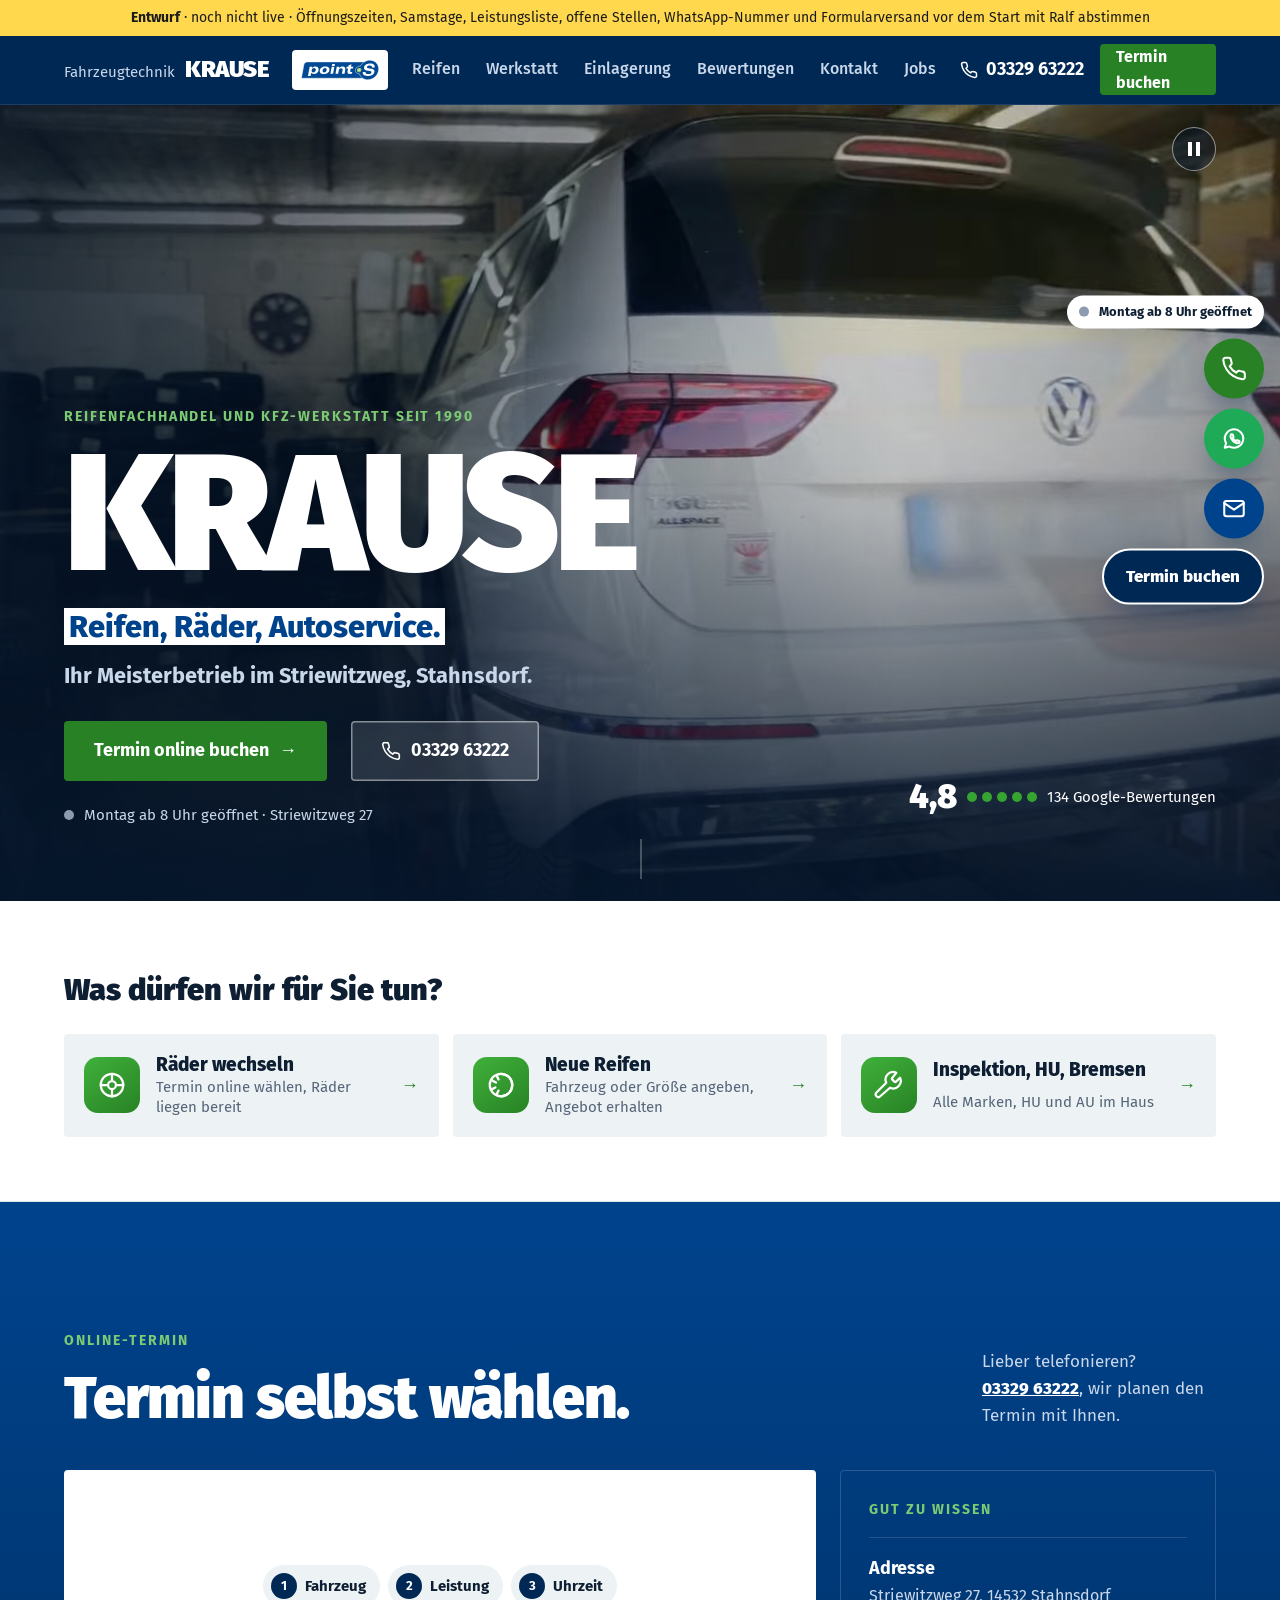
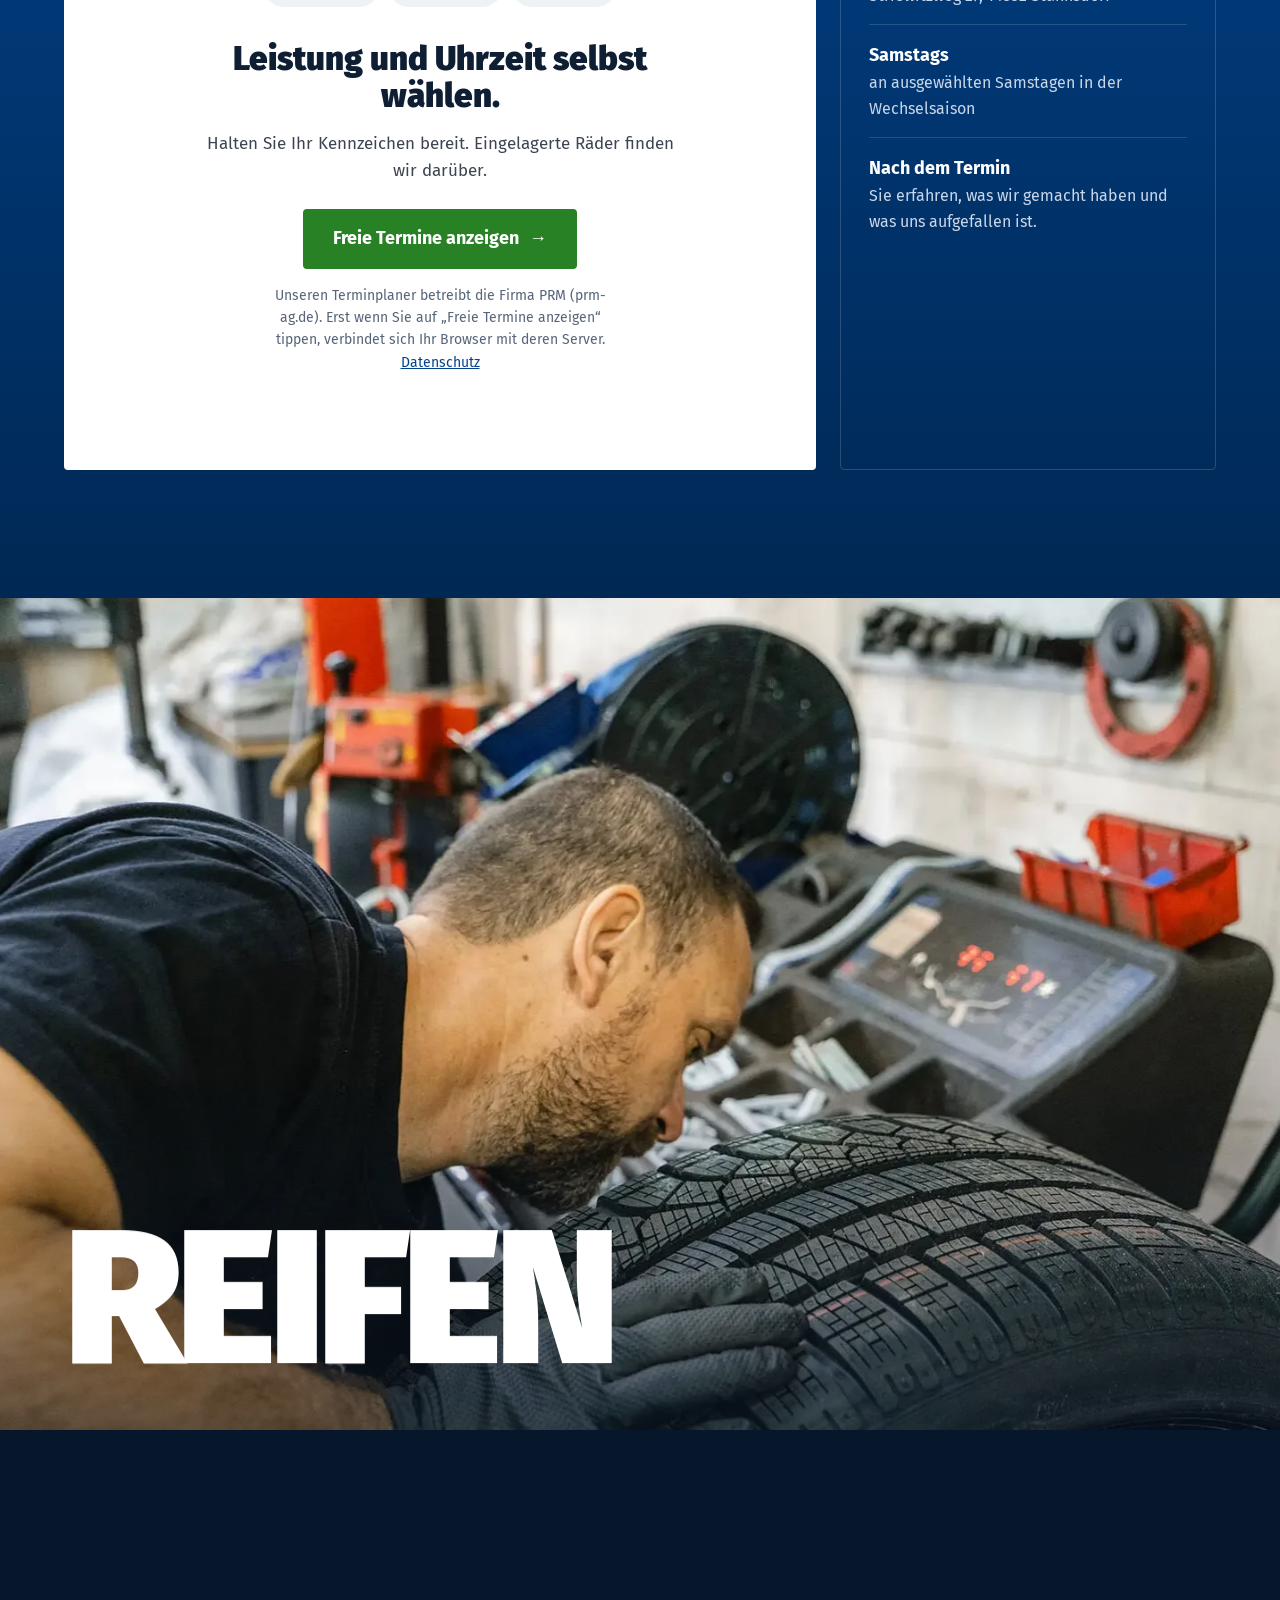
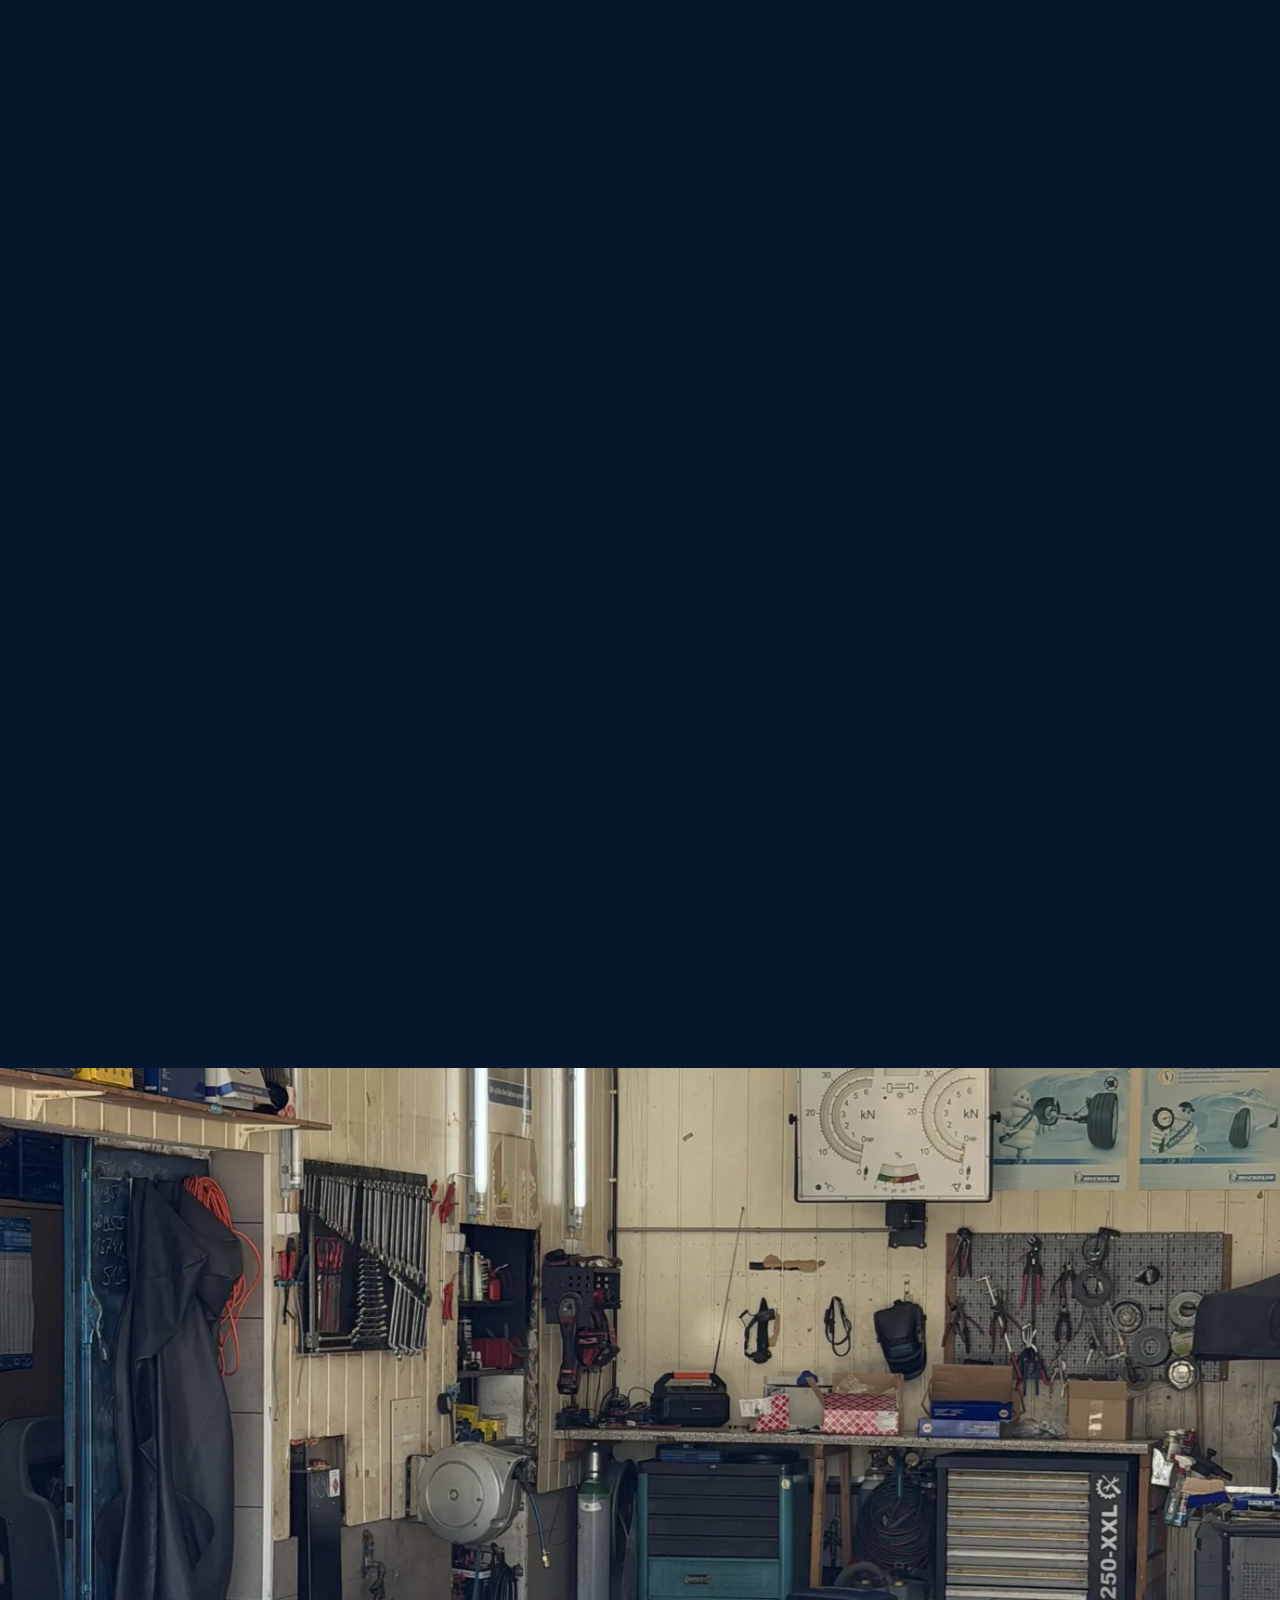
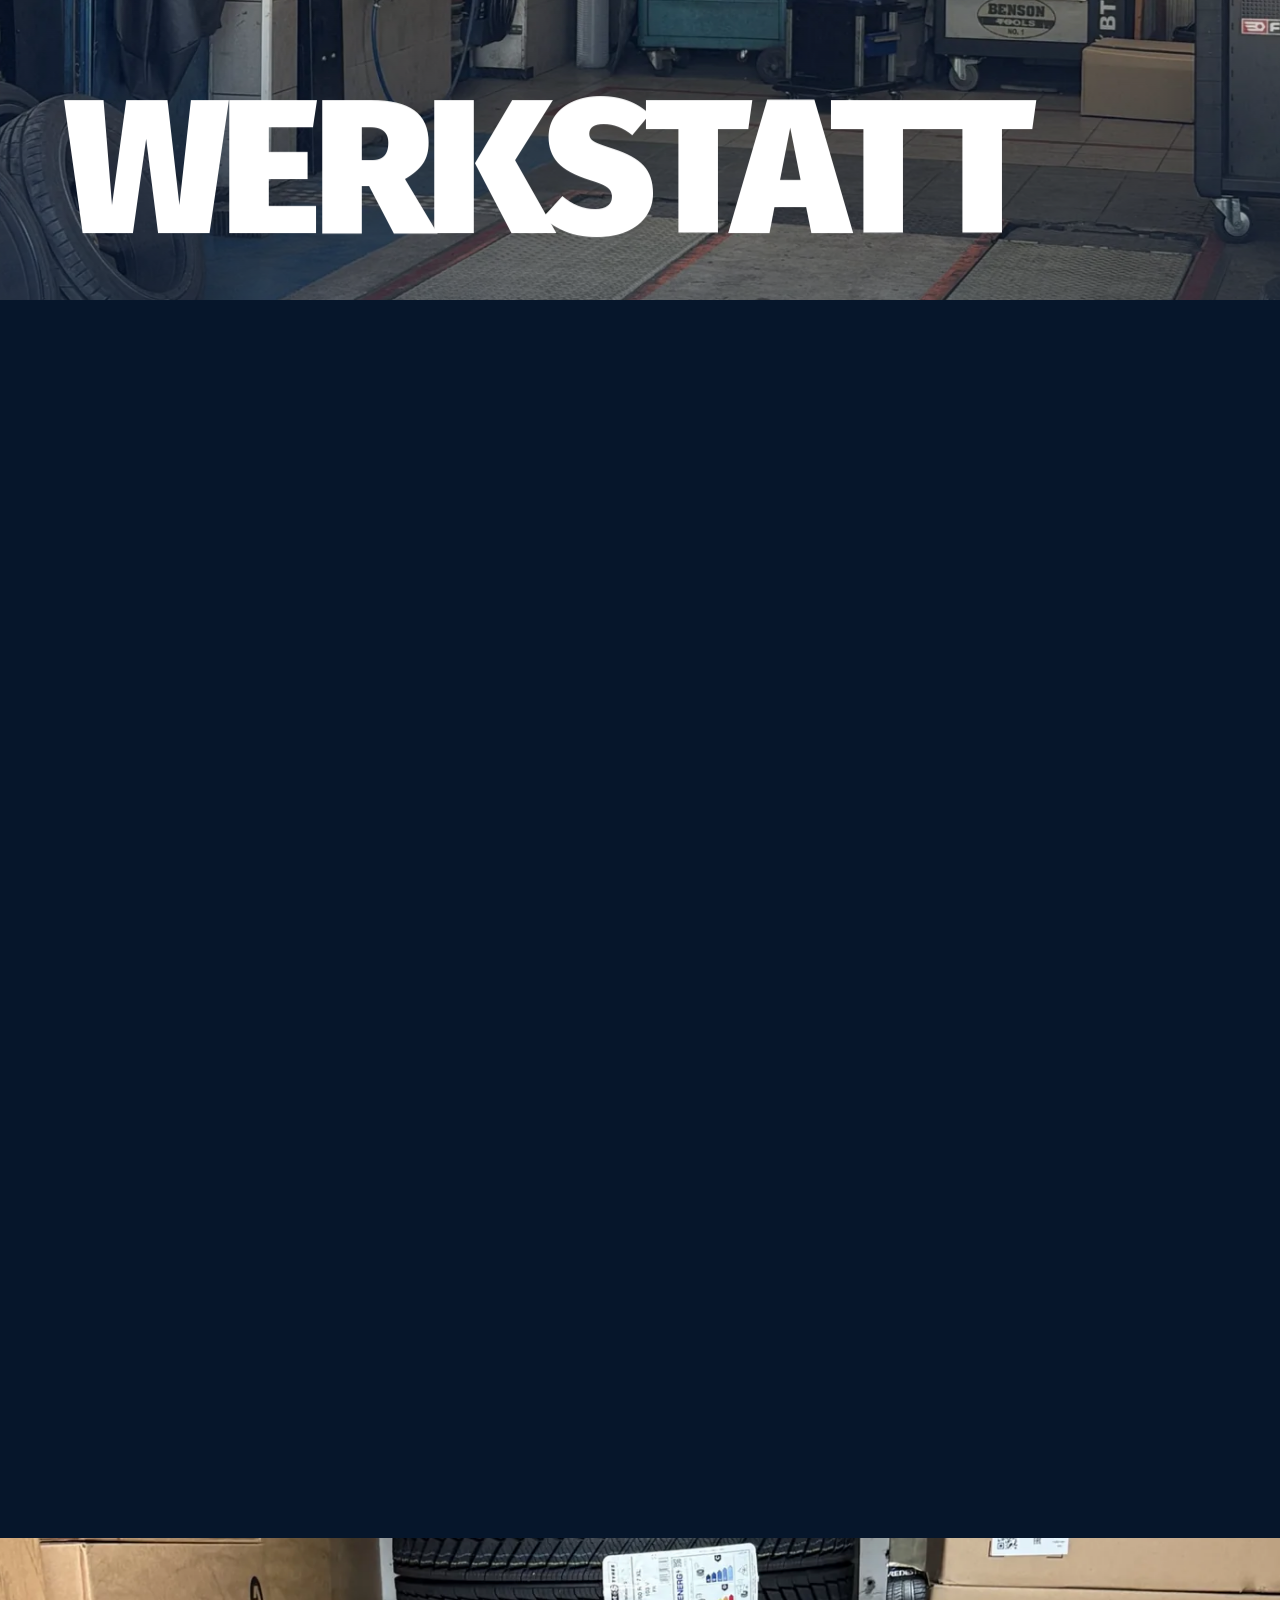
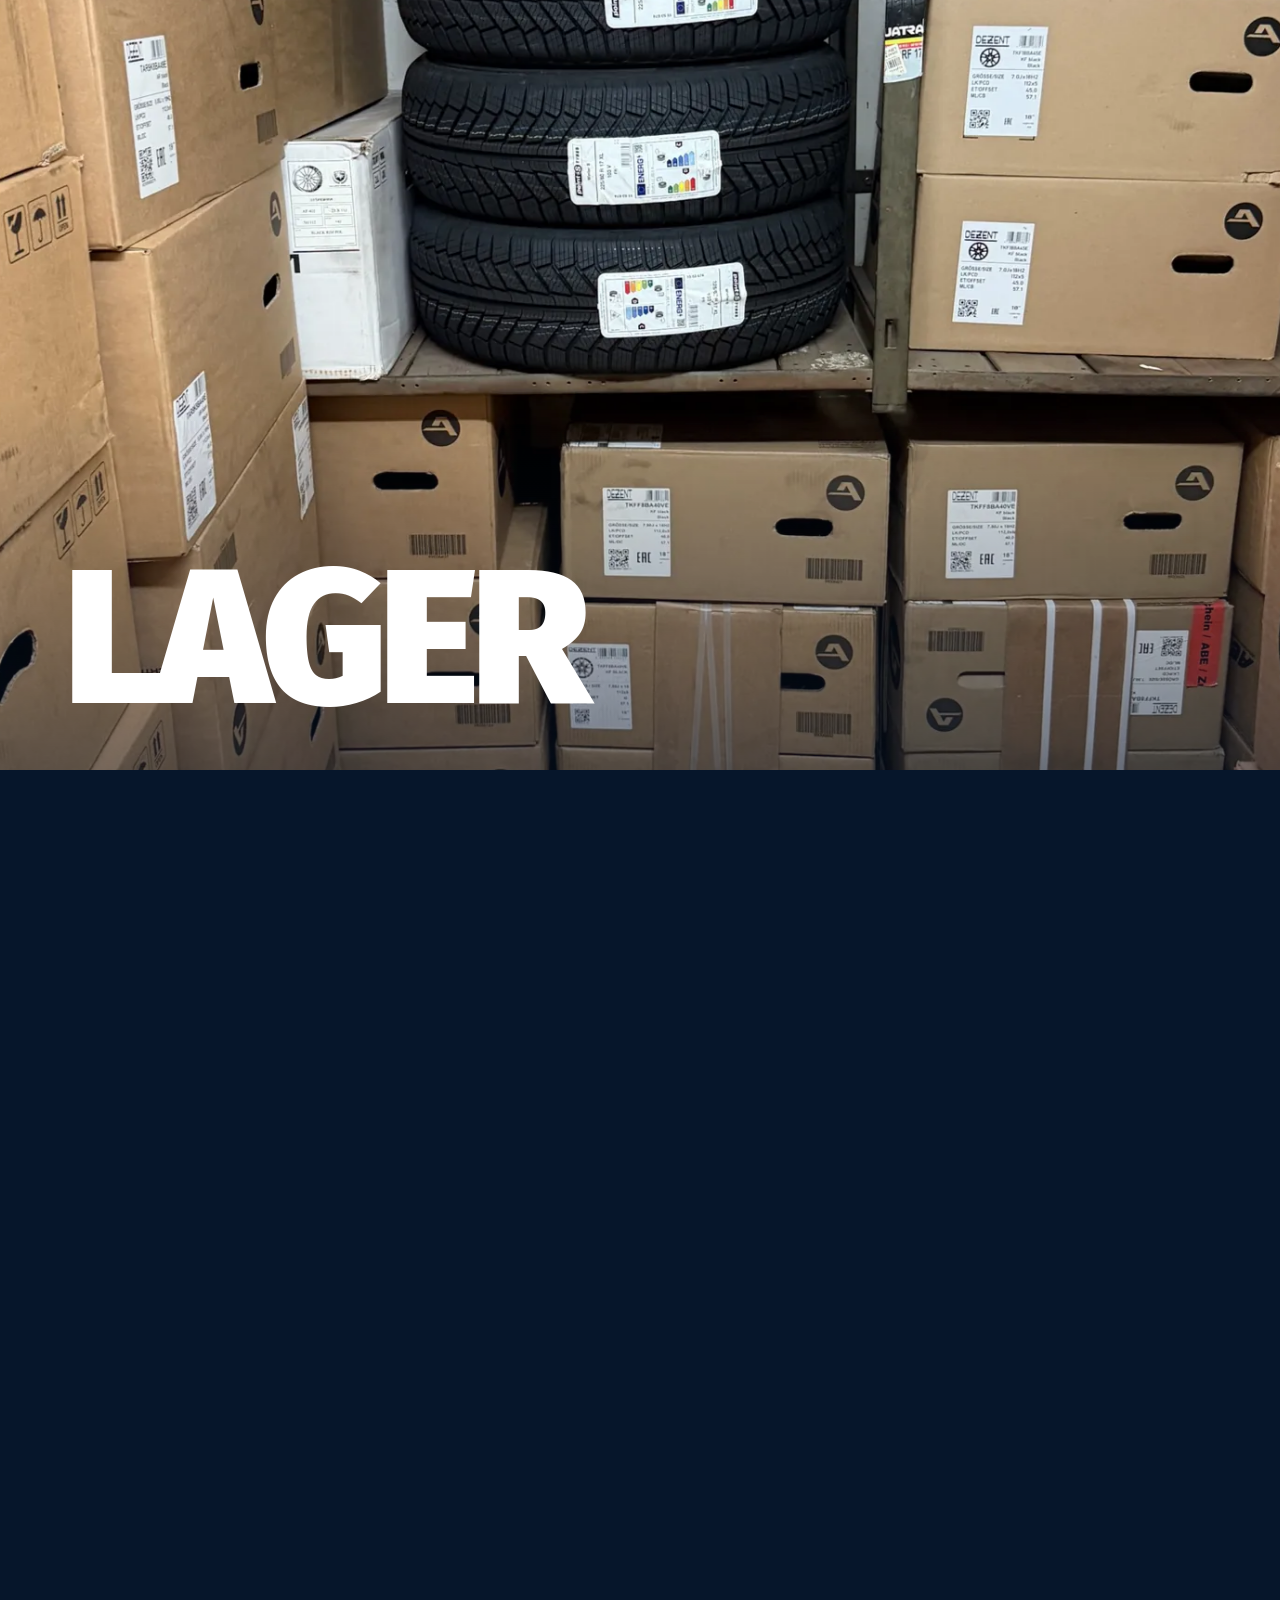
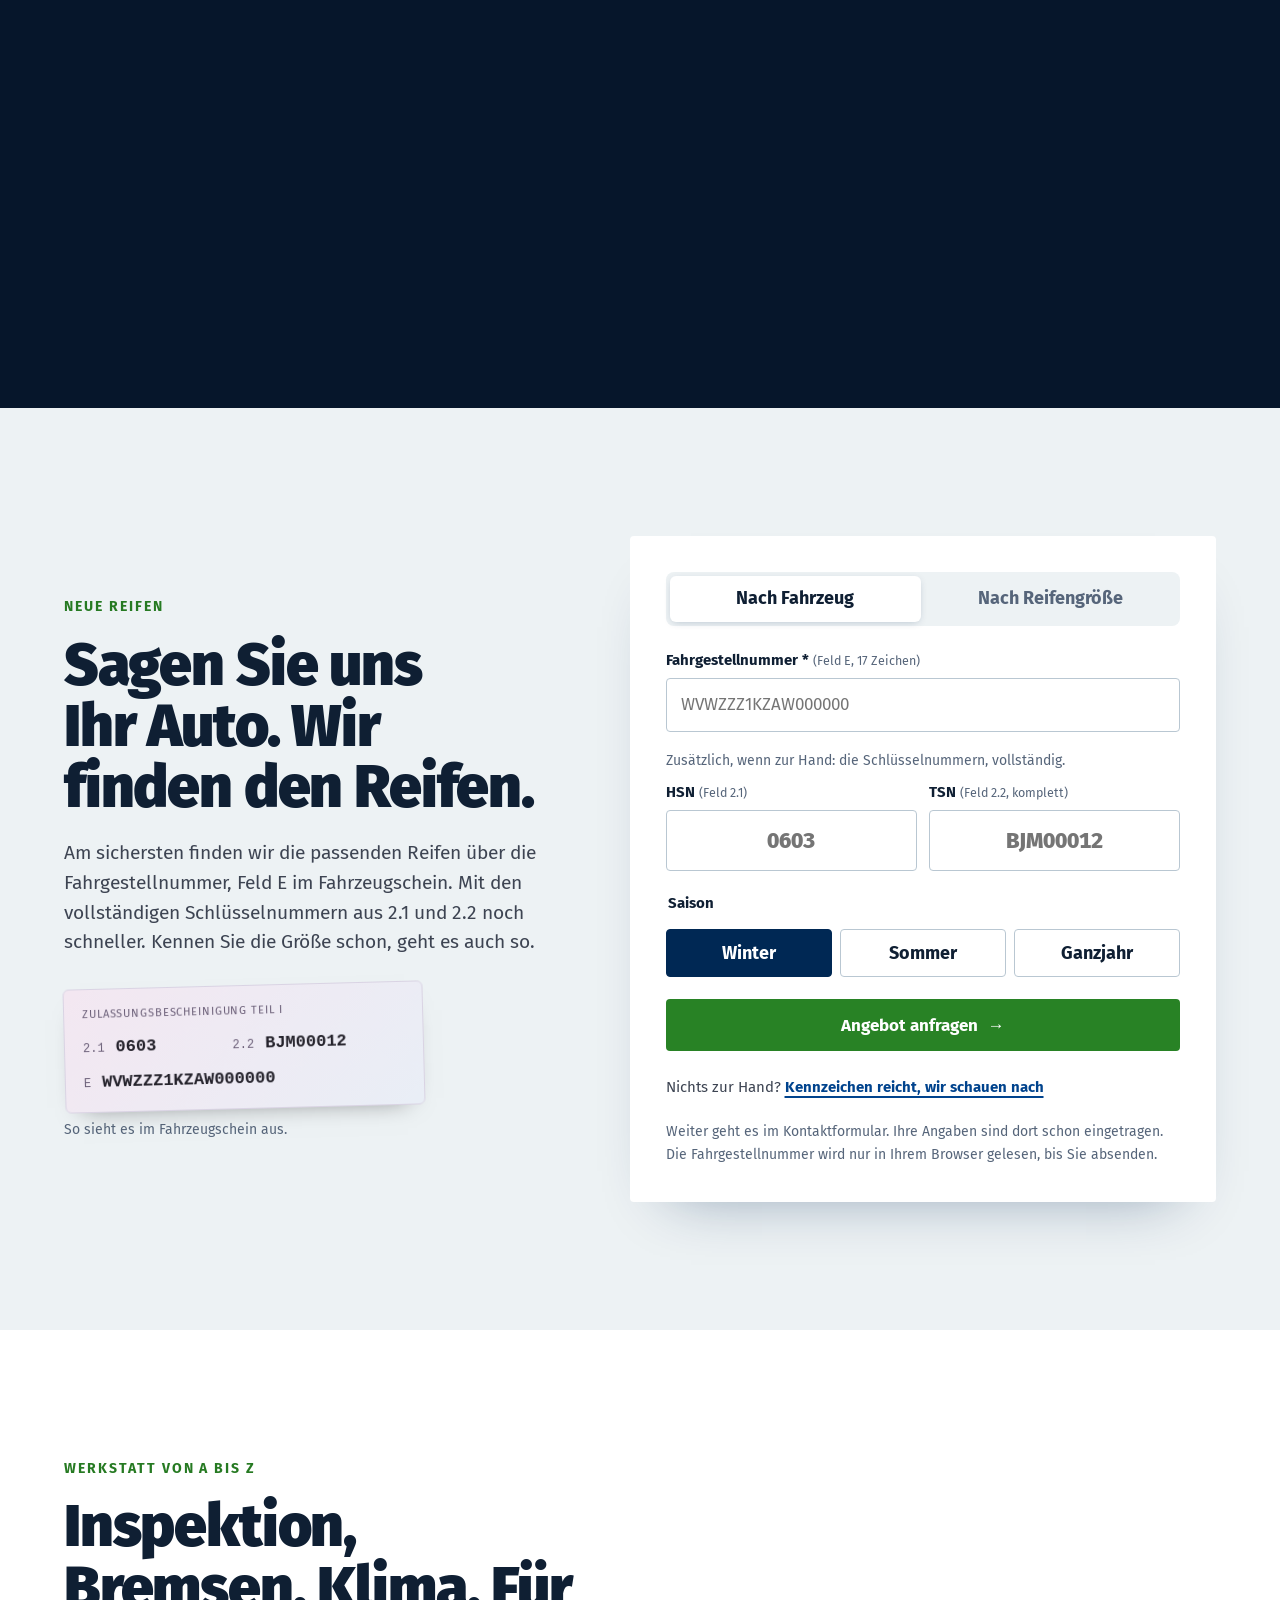
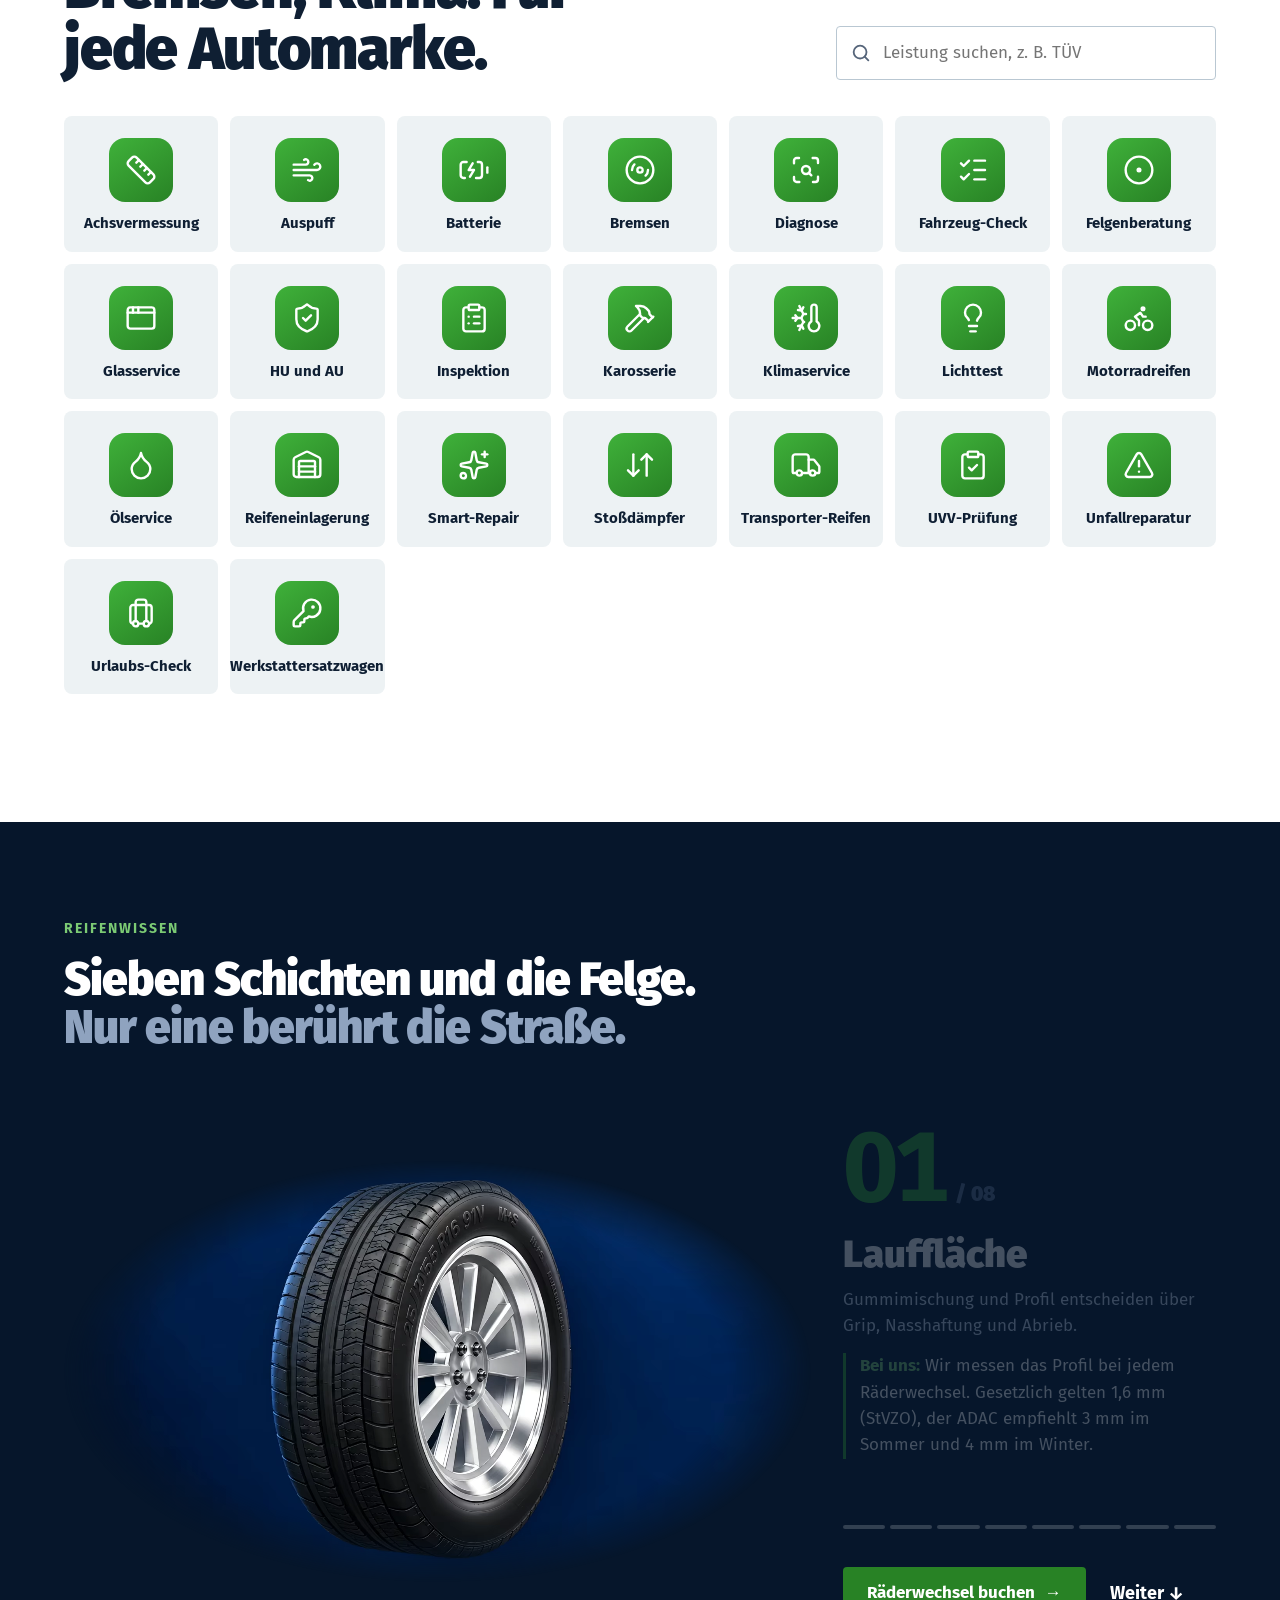
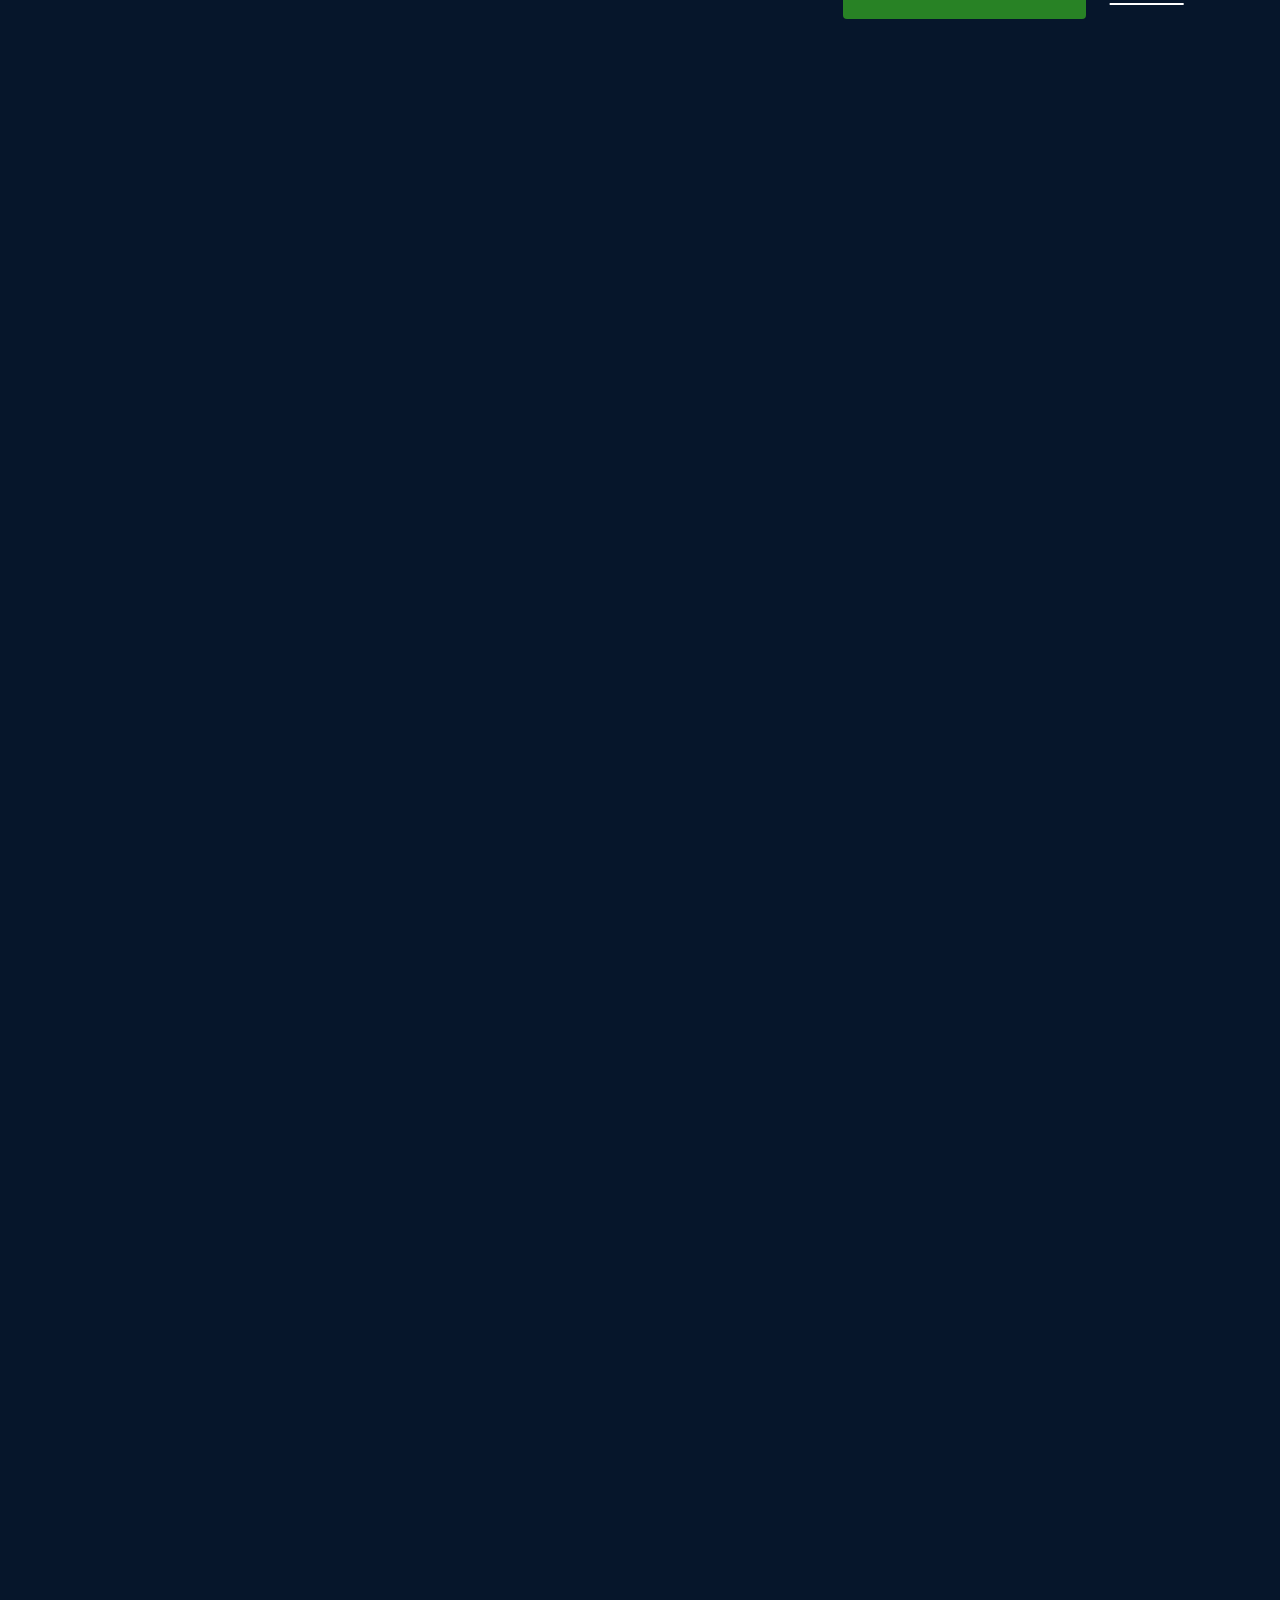
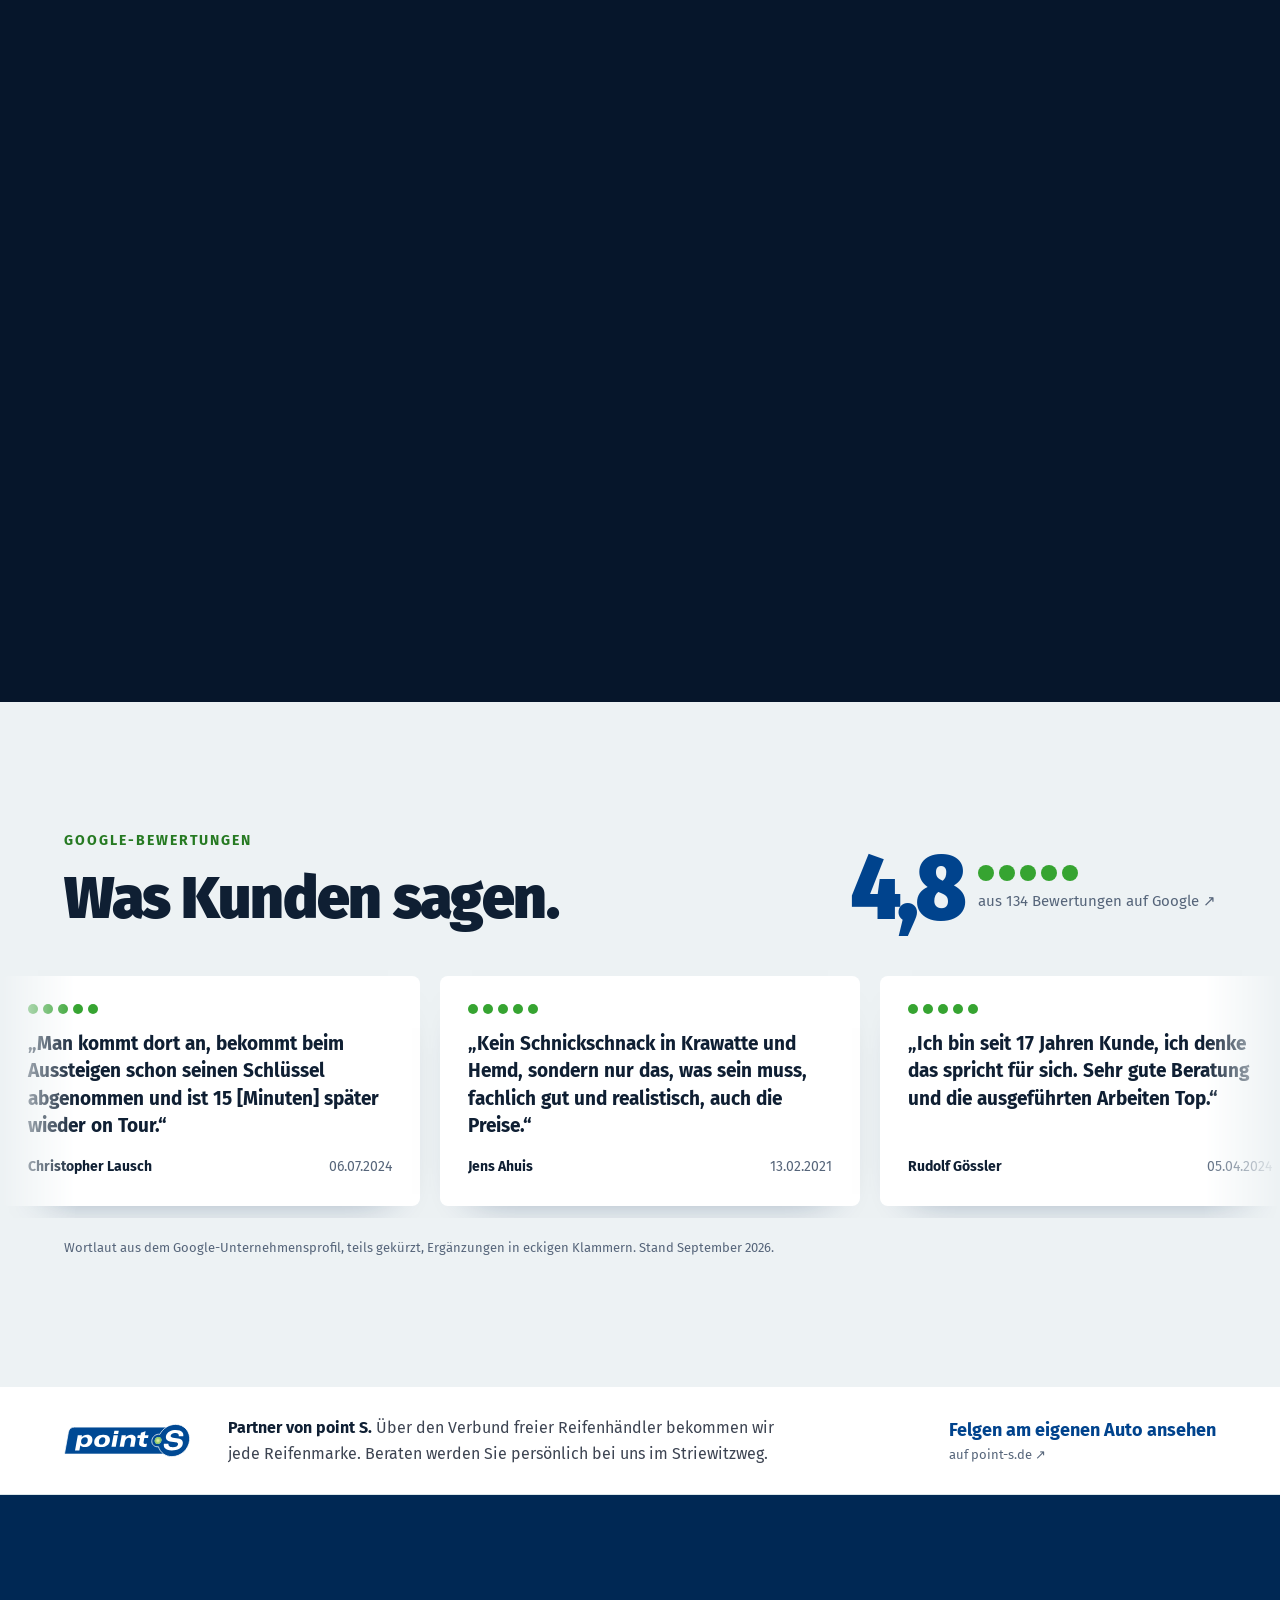
<file: index.html>
<!DOCTYPE html>
<html lang="de">
<head>
<meta charset="utf-8">
<meta name="viewport" content="width=device-width, initial-scale=1, viewport-fit=cover">
<title>Fahrzeugtechnik Krause · Reifen, Räder und Werkstatt in Stahnsdorf</title>
<meta name="description" content="Reifenfachhandel und Kfz-Werkstatt in Stahnsdorf seit 1990. Reifen, Räder, Autoservice. Räderwechsel mit Online-Termin, Einlagerung, HU und AU im Haus. 4,8 von 5 aus 134 Google-Bewertungen. Termin online buchen.">
<meta name="theme-color" content="#002854">
<meta name="robots" content="noindex">
<meta property="og:type" content="website">
<meta property="og:title" content="Fahrzeugtechnik Krause · Reifen, Räder und Werkstatt in Stahnsdorf">
<meta property="og:description" content="Reifenfachhandel und Kfz-Werkstatt seit 1990. Termin online buchen oder anrufen: 03329 63222.">
<meta property="og:image" content="video/trailer4-1600-poster.webp">
<link rel="icon" href="favicon.svg" type="image/svg+xml">
<link rel="preload" as="image" href="video/trailer4-1600-poster.webp" imagesrcset="video/trailer4-960-poster.webp 960w, video/trailer4-1600-poster.webp 1600w" imagesizes="100vw" fetchpriority="high">
<link rel="stylesheet" href="css/stil.css?v=51">
<script type="application/ld+json">
{"@context":"https://schema.org","@type":["AutoRepair","TireShop"],"name":"Fahrzeugtechnik Krause GmbH",
"address":{"@type":"PostalAddress","streetAddress":"Striewitzweg 27","postalCode":"14532","addressLocality":"Stahnsdorf","addressCountry":"DE"},
"hasMap":"https://www.google.com/maps/search/?api=1&query=Striewitzweg+27+14532+Stahnsdorf",
"telephone":"+49 3329 63222","email":"info@reifenkrause.de","foundingDate":"1990",
"areaServed":["Stahnsdorf","Teltow","Kleinmachnow","Berlin-Zehlendorf"],
"memberOf":{"@type":"Organization","name":"point S","url":"https://point-s.de/"},
"sameAs":["https://www.instagram.com/fahrzeugtechnik.krause/"],
"aggregateRating":{"@type":"AggregateRating","ratingValue":"4.8","reviewCount":"134","bestRating":"5"},
"openingHoursSpecification":[{"@type":"OpeningHoursSpecification","dayOfWeek":["Monday","Tuesday","Wednesday","Thursday","Friday"],"opens":"08:00","closes":"17:00"}]}
</script>
<script type="application/ld+json">
{"@context":"https://schema.org","@type":"FAQPage","mainEntity":[
{"@type":"Question","name":"Wie buche ich einen Termin?","acceptedAnswer":{"@type":"Answer","text":"Online im Terminplaner oder telefonisch unter 03329 63222. Im Planer wählen Sie Fahrzeug, Leistung und Uhrzeit. Halten Sie Ihr Kennzeichen bereit."}},
{"@type":"Question","name":"Haben Sie samstags geöffnet?","acceptedAnswer":{"@type":"Answer","text":"An ausgewählten Samstagen in der Wechselsaison. Den nächsten Termin nennen wir Ihnen am Telefon."}},
{"@type":"Question","name":"Ab wann brauche ich neue Reifen?","acceptedAnswer":{"@type":"Answer","text":"Gesetzlich gelten 1,6 mm Profil (StVZO). Der ADAC empfiehlt, Sommerreifen ab 3 mm und Winterreifen ab 4 mm zu ersetzen. Wir messen bei jedem Räderwechsel nach."}},
{"@type":"Question","name":"Lagern Sie meine Räder ein?","acceptedAnswer":{"@type":"Answer","text":"Ja, in unserem eigenen Lager. Zum nächsten Wechsel liegt Ihr Satz bereit."}},
{"@type":"Question","name":"Machen Sie auch HU und AU?","acceptedAnswer":{"@type":"Answer","text":"Ja, Hauptuntersuchung und Abgasuntersuchung gibt es direkt bei uns im Haus."}}]}
</script>
</head>
<body>
<a class="sprung" href="#inhalt">Zum Inhalt springen</a>

<!-- ENTWURF: vor dem Livegang entfernen (auch .entwurf in stil.css und KONFIG.ENTWURF in app.js) -->
<div class="entwurf" role="note"><strong>Entwurf</strong> · noch nicht live · Öffnungszeiten, Samstage, Leistungsliste, offene Stellen, WhatsApp-Nummer und Formularversand vor dem Start mit Ralf abstimmen</div>

<header class="kopf">
  <div class="kopf-innen">
    <a class="marke" href="#start" aria-label="Fahrzeugtechnik Krause, zum Seitenanfang"><span>Fahrzeugtechnik</span><b>KRAUSE</b></a>
    <a class="kopf-points" href="#points" aria-label="Partner von point S"><img src="bilder/point-s.svg" alt="" width="78" height="20"></a>
    <nav class="nav" aria-label="Hauptnavigation">
      <a href="#kapitel-reifen">Reifen</a>
      <a href="#werkstatt">Werkstatt</a>
      <a href="#kapitel-lager">Einlagerung</a>
      <a href="#stimmen">Bewertungen</a>
      <a href="#kontakt">Kontakt</a>
      <a href="#jobs">Jobs</a>
    </nav>
    <div class="kopf-tat">
      <a class="kopf-tel" href="tel:+49332963222" aria-label="Anrufen: 03329 63222"><svg class="ico-s" viewBox="0 0 24 24" aria-hidden="true"><path d="M22 16.9v3a2 2 0 0 1-2.2 2 19.8 19.8 0 0 1-8.6-3.1 19.5 19.5 0 0 1-6-6A19.8 19.8 0 0 1 2.1 4.2 2 2 0 0 1 4.1 2h3a2 2 0 0 1 2 1.7c.1.9.4 1.8.7 2.7a2 2 0 0 1-.5 2.1L8 9.8a16 16 0 0 0 6 6l1.3-1.3a2 2 0 0 1 2.1-.4c.9.3 1.8.6 2.7.7a2 2 0 0 1 1.7 2z"/></svg><span>03329 63222</span></a>
      <a class="knopf knopf-klein" href="#termin" data-planer-oeffnen>Termin buchen</a>
      <button type="button" class="menue-knopf" popovertarget="menue" aria-label="Menü öffnen"><span aria-hidden="true"></span></button>
    </div>
  </div>
</header>
<nav class="menue" id="menue" popover aria-label="Menü">
  <button type="button" class="menue-zu" popovertarget="menue" popovertargetaction="hide" aria-label="Menü schließen">×</button>
  <a href="#kapitel-reifen">Reifen</a>
  <a href="#werkstatt">Werkstatt</a>
  <a href="#kapitel-lager">Einlagerung</a>
  <a href="#stimmen">Bewertungen</a>
  <a href="#zeiten">Öffnungszeiten und Anfahrt</a>
  <a href="#jobs">Jobs</a>
  <a href="#termin" class="knopf" data-planer-oeffnen>Termin buchen</a>
  <a href="tel:+49332963222" class="menue-tel">03329 63222</a>
</nav>

<main id="inhalt">

<!-- ═══ HERO · nur der Film, sonst nichts im Bild ═══ -->
<section class="hero" id="start" aria-labelledby="hero-titel">
  <div class="trailer" aria-hidden="true">
    <img class="trailer-bild" src="video/trailer4-1600-poster.webp" srcset="video/trailer4-960-poster.webp 960w, video/trailer4-1600-poster.webp 1600w" sizes="100vw" alt="" width="1600" height="900" fetchpriority="high">
    <video class="trailer-video" muted playsinline loop autoplay preload="metadata" disablepictureinpicture>
      <source src="video/trailer4-960.webm?v=3" type="video/webm" media="(max-width: 760px)">
      <source src="video/trailer4-960.mp4?v=3" type="video/mp4" media="(max-width: 760px)">
      <source src="video/trailer4-1600.webm?v=3" type="video/webm">
      <source src="video/trailer4-1600.mp4?v=3" type="video/mp4">
    </video>
  </div>
  <div class="hero-innen">
    <p class="kicker kicker-hell">Reifenfachhandel und Kfz-Werkstatt seit 1990</p>
    <h1 id="hero-titel">
      <span class="sr-nur">Krause: </span><span class="wortmarke" aria-hidden="true"><span style="--i:0">K</span><span style="--i:1">R</span><span style="--i:2">A</span><span style="--i:3">U</span><span style="--i:4">S</span><span style="--i:5">E</span></span>
      <span class="h1-satz"><span class="marker">Reifen, Räder, Autoservice.</span></span>
    </h1>
    <p class="hero-claim">Ihr Meisterbetrieb im Striewitzweg, Stahnsdorf.</p>
    <div class="tat">
      <a class="knopf knopf-gross" href="#termin" data-planer-oeffnen>Termin online buchen <span class="pfeil" aria-hidden="true">→</span></a>
      <a class="knopf knopf-gross knopf-glas" href="tel:+49332963222"><svg class="ico-s" viewBox="0 0 24 24" aria-hidden="true"><path d="M22 16.9v3a2 2 0 0 1-2.2 2 19.8 19.8 0 0 1-8.6-3.1 19.5 19.5 0 0 1-6-6A19.8 19.8 0 0 1 2.1 4.2 2 2 0 0 1 4.1 2h3a2 2 0 0 1 2 1.7c.1.9.4 1.8.7 2.7a2 2 0 0 1-.5 2.1L8 9.8a16 16 0 0 0 6 6l1.3-1.3a2 2 0 0 1 2.1-.4c.9.3 1.8.6 2.7.7a2 2 0 0 1 1.7 2z"/></svg> 03329 63222</a>
    </div>
    <p class="status" data-status><i aria-hidden="true"></i><span>Mo bis Fr 8 bis 17 Uhr · Striewitzweg 27</span></p>
  </div>
  <a class="hero-wertung" href="#stimmen"><b>4,8</b><span class="punkte" aria-hidden="true"><i></i><i></i><i></i><i></i><i></i></span><span>134 Google-Bewertungen</span></a>
  <button type="button" class="trailer-pause" aria-label="Film anhalten" aria-pressed="false"><span aria-hidden="true"></span></button>
  <p class="hero-runter" aria-hidden="true"><span></span></p>
</section>

<!-- ═══ ANLIEGEN · drei Wege direkt unter dem Film (Muster: Airtasker, Fresha) ═══ -->
<section class="anliegen" aria-labelledby="anliegen-titel">
  <div class="rahmen">
    <h2 class="anliegen-titel" id="anliegen-titel">Was dürfen wir für Sie tun?</h2>
    <div class="anliegen-raster">
      <a class="anliegen-feld" href="#termin" data-planer-oeffnen data-wunsch="Räderwechsel">
        <span class="anliegen-ico"><svg viewBox="0 0 24 24" aria-hidden="true"><circle cx="12" cy="12" r="9"/><circle cx="12" cy="12" r="3.2"/><path d="M12 3v5.8M12 15.2V21M3 12h5.8M15.2 12H21"/></svg></span>
        <b>Räder wechseln</b><span>Termin online wählen, Räder liegen bereit</span><i class="pfeil" aria-hidden="true">→</i>
      </a>
      <a class="anliegen-feld" href="#reifenanfrage">
        <span class="anliegen-ico"><svg viewBox="0 0 24 24" aria-hidden="true"><circle cx="12" cy="12" r="9"/><path d="M12 3a9 9 0 0 1 0 18M8.5 4.5l1.5 3M5 8.5l3 1.5M4.5 15.5l3-1.5M8.5 19.5l1.5-3"/></svg></span>
        <b>Neue Reifen</b><span>Fahrzeug oder Größe angeben, Angebot erhalten</span><i class="pfeil" aria-hidden="true">→</i>
      </a>
      <a class="anliegen-feld" href="#termin" data-planer-oeffnen data-wunsch="Werkstatt, Inspektion oder HU">
        <span class="anliegen-ico"><svg viewBox="0 0 24 24" aria-hidden="true"><path d="M14.7 6.3a1 1 0 0 0 0 1.4l1.6 1.6a1 1 0 0 0 1.4 0l3.1-3.1a6 6 0 0 1-8 8L5 21a2.1 2.1 0 0 1-3-3l7.8-7.8a6 6 0 0 1 8-8z"/></svg></span>
        <b>Inspektion, HU, Bremsen</b><span>Alle Marken, HU und AU im Haus</span><i class="pfeil" aria-hidden="true">→</i>
      </a>
    </div>
  </div>
</section>

<!-- ═══ SAISON · erscheint nur zur Wechselzeit (per Datum in app.js) ═══ -->
<aside class="saison" data-saison hidden aria-label="Hinweis zur Wechselzeit">
  <div class="rahmen saison-innen">
    <p><b data-saison-titel>Zeit für Winterreifen.</b> <span data-saison-text>Die Faustregel: von Oktober bis Ostern. Buchen Sie Ihren Wechsel, bevor der erste Frost kommt.</span></p>
    <a class="knopf knopf-weiss knopf-klein" href="#termin" data-planer-oeffnen data-wunsch="Räderwechsel">Wechseltermin buchen</a>
  </div>
</aside>

<!-- ═══ TERMIN ═══ -->
<section class="termin" id="termin" aria-labelledby="termin-titel">
  <div class="rahmen">
    <div class="termin-kopf">
      <div>
        <p class="kicker kicker-hell">Online-Termin</p>
        <h2 class="h2" id="termin-titel">Termin selbst wählen.</h2>
      </div>
      <p class="termin-tel">Lieber telefonieren? <a href="tel:+49332963222">03329 63222</a>, wir planen den Termin mit Ihnen.</p>
    </div>
    <div class="termin-kern">
      <div class="planer" id="planer">
        <div class="planer-vorher">
          <ol class="planer-schritte" aria-label="So funktioniert der Planer">
            <li><span>1</span>Fahrzeug</li><li><span>2</span>Leistung</li><li><span>3</span>Uhrzeit</li>
          </ol>
          <p class="planer-titel">Leistung und Uhrzeit selbst wählen.</p>
          <p class="planer-sub">Halten Sie Ihr Kennzeichen bereit. Eingelagerte Räder finden wir darüber.</p>
          <button type="button" class="knopf knopf-gross" data-planer>Freie Termine anzeigen <span class="pfeil" aria-hidden="true">→</span></button>
          <p class="planer-daten">Unseren Terminplaner betreibt die Firma PRM (prm-ag.de). Erst wenn Sie auf „Freie Termine anzeigen“ tippen, verbindet sich Ihr Browser mit deren Server. <a href="datenschutz.html">Datenschutz</a></p>
        </div>
      </div>
      <aside class="gut-zu-wissen" aria-labelledby="gzw-titel">
        <p class="kicker kicker-hell" id="gzw-titel">Gut zu wissen</p>
        <dl>
          <div><dt>Adresse</dt><dd>Striewitzweg 27, 14532 Stahnsdorf</dd></div>
          <div><dt>Samstags</dt><dd>an ausgewählten Samstagen in der Wechselsaison</dd></div>
          <div><dt>Nach dem Termin</dt><dd>Sie erfahren, was wir gemacht haben und was uns aufgefallen ist.</dd></div>
        </dl>
      </aside>
    </div>
  </div>
</section>

<!-- ═══ KAPITEL · Bild füllt den Schirm, tritt beim Scrollen zurück, der Inhalt schiebt sich darüber (Muster: Oryzo, Squarespace „Block Pinning") ═══ -->
<section class="kapitel" id="kapitel-reifen" aria-labelledby="k1-titel">
  <div class="kapitel-buehne">
    <div class="kapitel-bild"><img src="bilder/shooting/reifenmontage-1600.webp" srcset="bilder/shooting/reifenmontage-800.webp 800w, bilder/shooting/reifenmontage-1600.webp 1600w" sizes="100vw" alt="Monteur prüft einen Reifen an der Wuchtmaschine" width="1600" height="1068" loading="lazy"></div>
    <span class="kapitel-dunkel" aria-hidden="true"></span>
    <p class="kapitel-wort" aria-hidden="true">Reifen</p>
    <div class="kapitel-inhalt">
      <p class="kapitel-nr"><span>01</span>Reifen und Räder</p>
      <h2 class="h2" id="k1-titel">Reifen jeder Größe, montiert und gewuchtet.</h2>
      <p>Wir sind an keine Reifenmarke gebunden. Sie sagen uns, wie Sie fahren, wir empfehlen den Reifen dazu. Montage und Wuchten gleich mit.</p>
      <ul class="punktliste"><li>Räderwechsel und Einlagerung</li><li>Montage und Wuchten</li><li>Reifendrucksensoren (RDKS)</li><li>Felgen und Kompletträder</li></ul>
      <div class="tat">
        <a class="knopf" href="#reifenanfrage">Reifen anfragen <span class="pfeil" aria-hidden="true">→</span></a>
        <a class="textlink" href="#termin" data-planer-oeffnen data-wunsch="Räderwechsel">Räderwechsel buchen</a>
      </div>
    </div>
  </div>
</section>

<section class="kapitel" id="kapitel-werkstatt" aria-labelledby="k2-titel">
  <div class="kapitel-buehne">
    <div class="kapitel-bild"><img src="bilder/shooting/tor2-1600.webp" srcset="bilder/shooting/tor2-800.webp 800w, bilder/shooting/tor2-1600.webp 1600w" sizes="100vw" alt="Werkstatt hinter Tor 2 mit Hebebühne und Werkbank" width="1600" height="1000" loading="lazy"></div>
    <span class="kapitel-dunkel" aria-hidden="true"></span>
    <p class="kapitel-wort" aria-hidden="true">Werkstatt</p>
    <div class="kapitel-inhalt">
      <p class="kapitel-nr"><span>02</span>Werkstatt und HU</p>
      <h2 class="h2" id="k2-titel">Werkstatt für alle Marken.</h2>
      <p>Inspektion nach Herstellervorgaben, Bremsen, Stoßdämpfer, Achsvermessung. Für die Hauptuntersuchung müssen Sie nirgendwo anders hin.</p>
      <ul class="punktliste"><li>Inspektion und Ölservice</li><li>Bremsen und Stoßdämpfer</li><li>Achsvermessung</li><li>HU und AU im Haus</li></ul>
      <div class="tat">
        <a class="knopf" href="#termin" data-planer-oeffnen data-wunsch="Werkstatt, Inspektion oder HU">Werkstatttermin buchen <span class="pfeil" aria-hidden="true">→</span></a>
        <a class="textlink" href="#werkstatt">Alle Leistungen</a>
      </div>
    </div>
  </div>
</section>

<section class="kapitel" id="kapitel-lager" aria-labelledby="k3-titel">
  <div class="kapitel-buehne">
    <div class="kapitel-bild"><img src="bilder/shooting/einlagerung-1600.webp" srcset="bilder/shooting/einlagerung-800.webp 800w, bilder/shooting/einlagerung-1600.webp 1600w" sizes="100vw" alt="Radsätze und Reifenkartons im Lager von Fahrzeugtechnik Krause" width="1600" height="1000" loading="lazy"></div>
    <span class="kapitel-dunkel" aria-hidden="true"></span>
    <p class="kapitel-wort" aria-hidden="true">Lager</p>
    <div class="kapitel-inhalt">
      <p class="kapitel-nr"><span>03</span>Räder-Einlagerung</p>
      <h2 class="h2" id="k3-titel">Ihre Räder lagern bei uns. Nicht in Ihrem Keller.</h2>
      <p>Vier Räder wiegen schnell über 60 Kilo. Wir lagern sie in unserem eigenen Lager. Zum nächsten Wechsel liegt Ihr Satz bereit, Sie kommen mit leerem Kofferraum.</p>
      <div class="tat">
        <a class="knopf" href="#formular" data-anliegen="Einlagerung">Einlagerung anfragen <span class="pfeil" aria-hidden="true">→</span></a>
        <button type="button" class="textlink textlink-knopf" data-erinnerung>Erinnerung in den Kalender</button>
      </div>
      <p class="kapitel-fuss" data-erinnerung-info>Legt einen Kalendertermin auf Ihrem Gerät an. Es werden keine Daten an uns gesendet.</p>
    </div>
  </div>
</section>

<!-- ═══ REIFENANFRAGE · nach Fahrzeug (HSN/TSN, FIN) oder nach Größe ═══ -->
<section class="blatt reifenanfrage" id="reifenanfrage" aria-labelledby="ra-titel">
  <div class="rahmen ra-kern">
    <div class="ra-text">
      <p class="kicker">Neue Reifen</p>
      <h2 class="h2" id="ra-titel">Sagen Sie uns Ihr Auto. Wir finden den Reifen.</h2>
      <p class="lead">Am sichersten finden wir die passenden Reifen über die Fahrgestellnummer, Feld E im Fahrzeugschein. Mit den vollständigen Schlüsselnummern aus 2.1 und 2.2 noch schneller. Kennen Sie die Größe schon, geht es auch so.</p>
      <figure class="schein" aria-hidden="true">
        <div class="schein-karte">
          <p class="schein-kopf">Zulassungsbescheinigung Teil I</p>
          <div class="schein-zeilen">
            <span><i>2.1</i><b data-schein="hsn">0603</b></span>
            <span><i>2.2</i><b data-schein="tsn">BJM00012</b></span>
            <span class="schein-lang"><i>E</i><b data-schein="fin">WVWZZZ1KZAW000000</b></span>
          </div>
        </div>
        <figcaption>So sieht es im Fahrzeugschein aus.</figcaption>
      </figure>
    </div>

    <form class="ra-form" id="ra-form" method="post" action="#" novalidate>
      <div class="ra-tabs" role="tablist" aria-label="Wie möchten Sie anfragen?">
        <button type="button" role="tab" id="tab-auto" aria-controls="ra-auto" aria-selected="true">Nach Fahrzeug</button>
        <button type="button" role="tab" id="tab-groesse" aria-controls="ra-groesse" aria-selected="false" tabindex="-1">Nach Reifengröße</button>
      </div>

      <div class="ra-teil" id="ra-auto" role="tabpanel" aria-labelledby="tab-auto">
        <p class="feld"><label for="ra-fin">Fahrgestellnummer <span aria-hidden="true">*</span> <small>(Feld E, 17 Zeichen)</small></label><input id="ra-fin" name="fin" maxlength="17" placeholder="WVWZZZ1KZAW000000" autocapitalize="characters" autocomplete="off" spellcheck="false" required></p>
        <p class="fin-info" id="fin-info" aria-live="polite" hidden></p>
        <p class="ra-zusatz">Zusätzlich, wenn zur Hand: die Schlüsselnummern, vollständig.</p>
        <div class="ra-felder ra-felder-2">
          <p class="feld"><label for="ra-hsn">HSN <small>(Feld 2.1)</small></label><input id="ra-hsn" name="hsn" inputmode="numeric" maxlength="4" placeholder="0603" autocomplete="off"></p>
          <p class="feld"><label for="ra-tsn">TSN <small>(Feld 2.2, komplett)</small></label><input id="ra-tsn" name="tsn" maxlength="11" placeholder="BJM00012" autocapitalize="characters" autocomplete="off"></p>
        </div>
      </div>

      <div class="ra-teil" id="ra-groesse" role="tabpanel" aria-labelledby="tab-groesse" hidden>
        <div class="flanke" aria-hidden="true">
          <span class="flanke-teil" data-teil="breite">205</span><span class="flanke-sep">/</span><span class="flanke-teil" data-teil="quer">55</span><span class="flanke-sep">R</span><span class="flanke-teil" data-teil="zoll">16</span><span class="flanke-rest">91V</span>
        </div>
        <div class="ra-felder">
          <p class="feld"><label for="ra-breite">Breite</label><input id="ra-breite" name="breite" inputmode="numeric" maxlength="3" placeholder="205" data-teil="breite" autocomplete="off"></p>
          <p class="feld"><label for="ra-quer">Querschnitt</label><input id="ra-quer" name="quer" inputmode="numeric" maxlength="2" placeholder="55" data-teil="quer" autocomplete="off"></p>
          <p class="feld"><label for="ra-zoll">Zoll</label><input id="ra-zoll" name="zoll" inputmode="numeric" maxlength="2" placeholder="16" data-teil="zoll" autocomplete="off"></p>
        </div>
      </div>

      <p class="ra-fehler" id="ra-fehler" role="alert" hidden></p>
      <fieldset class="ra-saison">
        <legend>Saison</legend>
        <label><input type="radio" name="saison" value="Winter" checked><span>Winter</span></label>
        <label><input type="radio" name="saison" value="Sommer"><span>Sommer</span></label>
        <label><input type="radio" name="saison" value="Ganzjahr"><span>Ganzjahr</span></label>
      </fieldset>
      <button type="submit" class="knopf knopf-breit" disabled><span class="lang">Angebot anfragen</span><span class="kurz">Angebot anfragen</span> <span class="pfeil" aria-hidden="true">→</span></button>
      <p class="ra-ohne">Nichts zur Hand? <button type="submit" class="textlink textlink-knopf" data-ohne-groesse disabled>Kennzeichen reicht, wir schauen nach</button></p>
      <noscript><p class="noscript-hinweis">Die Anfrage braucht JavaScript. Rufen Sie uns an: <a href="tel:+49332963222">03329 63222</a>.</p></noscript>
      <p class="ra-hinweis">Weiter geht es im Kontaktformular. Ihre Angaben sind dort schon eingetragen. Die Fahrgestellnummer wird nur in Ihrem Browser gelesen, bis Sie absenden.</p>
    </form>
  </div>
</section>

<!-- ═══ WERKSTATT A BIS Z · animierte Icons, Suche, jede Kachel öffnet den Planer ═══ -->
<section class="blatt werkstatt" id="werkstatt" aria-labelledby="ws-titel">
  <div class="rahmen">
    <div class="ws-kopf">
      <div>
        <p class="kicker">Werkstatt von A bis Z</p>
        <h2 class="h2" id="ws-titel">Inspektion, Bremsen, Klima. Für jede Automarke.</h2>
      </div>
      <p class="ws-suche"><label for="ws-feld" class="sr-nur">Leistung suchen</label>
        <input type="search" id="ws-feld" placeholder="Leistung suchen, z. B. TÜV" autocomplete="off">
        <svg viewBox="0 0 24 24" aria-hidden="true"><circle cx="11" cy="11" r="7"/><path d="m20 20-4-4"/></svg></p>
    </div>
    <ul class="dienste" id="ws-liste">
      <li style="--i:0"><a href="#termin" data-planer-oeffnen data-wunsch="Achsvermessung" data-such="achse spur sturz"><span class="kachel"><svg class="ico" viewBox="0 0 24 24" fill="none" stroke="currentColor" stroke-width="1.8" stroke-linecap="round" stroke-linejoin="round" aria-hidden="true" focusable="false"> <path pathLength="1" d="M21.3 15.3a2.4 2.4 0 0 1 0 3.4l-2.6 2.6a2.4 2.4 0 0 1-3.4 0L2.7 8.7a2.41 2.41 0 0 1 0-3.4l2.6-2.6a2.41 2.41 0 0 1 3.4 0Z" /> <path pathLength="1" d="m14.5 12.5 2-2" /> <path pathLength="1" d="m11.5 9.5 2-2" /> <path pathLength="1" d="m8.5 6.5 2-2" /> <path pathLength="1" d="m17.5 15.5 2-2" /> </svg></span><span class="ws-name">Achsvermessung</span></a></li>
      <li style="--i:1"><a href="#termin" data-planer-oeffnen data-wunsch="Auspuff" data-such="abgasanlage"><span class="kachel"><svg class="ico" viewBox="0 0 24 24" fill="none" stroke="currentColor" stroke-width="1.8" stroke-linecap="round" stroke-linejoin="round" aria-hidden="true" focusable="false"> <path pathLength="1" d="M12.8 19.6A2 2 0 1 0 14 16H2" /> <path pathLength="1" d="M17.5 8a2.5 2.5 0 1 1 2 4H2" /> <path pathLength="1" d="M9.8 4.4A2 2 0 1 1 11 8H2" /> </svg></span><span class="ws-name">Auspuff</span></a></li>
      <li style="--i:2"><a href="#termin" data-planer-oeffnen data-wunsch="Batterie" data-such="akku starthilfe"><span class="kachel"><svg class="ico" viewBox="0 0 24 24" fill="none" stroke="currentColor" stroke-width="1.8" stroke-linecap="round" stroke-linejoin="round" aria-hidden="true" focusable="false"> <path pathLength="1" d="m11 7-3 5h4l-3 5" /> <path pathLength="1" d="M14.856 6H16a2 2 0 0 1 2 2v8a2 2 0 0 1-2 2h-2.935" /> <path pathLength="1" d="M22 14v-4" /> <path pathLength="1" d="M5.14 18H4a2 2 0 0 1-2-2V8a2 2 0 0 1 2-2h2.936" /> </svg></span><span class="ws-name">Batterie</span></a></li>
      <li style="--i:3"><a href="#termin" data-planer-oeffnen data-wunsch="Bremsen" data-such="bremsbelaege bremsscheiben"><span class="kachel"><svg class="ico" viewBox="0 0 24 24" fill="none" stroke="currentColor" stroke-width="1.8" stroke-linecap="round" stroke-linejoin="round" aria-hidden="true" focusable="false"> <circle pathLength="1" cx="12" cy="12" r="10" /> <path pathLength="1" d="M6 12c0-1.7.7-3.2 1.8-4.2" /> <circle pathLength="1" cx="12" cy="12" r="2" /> <path pathLength="1" d="M18 12c0 1.7-.7 3.2-1.8 4.2" /> </svg></span><span class="ws-name">Bremsen</span></a></li>
      <li style="--i:4"><a href="#termin" data-planer-oeffnen data-wunsch="Diagnose" data-such="fehlerspeicher motorkontrollleuchte"><span class="kachel"><svg class="ico" viewBox="0 0 24 24" fill="none" stroke="currentColor" stroke-width="1.8" stroke-linecap="round" stroke-linejoin="round" aria-hidden="true" focusable="false"> <path pathLength="1" d="M3 7V5a2 2 0 0 1 2-2h2" /> <path pathLength="1" d="M17 3h2a2 2 0 0 1 2 2v2" /> <path pathLength="1" d="M21 17v2a2 2 0 0 1-2 2h-2" /> <path pathLength="1" d="M7 21H5a2 2 0 0 1-2-2v-2" /> <circle pathLength="1" cx="12" cy="12" r="3" /> <path pathLength="1" d="m16 16-1.9-1.9" /> </svg></span><span class="ws-name">Diagnose</span></a></li>
      <li style="--i:5"><a href="#termin" data-planer-oeffnen data-wunsch="Fahrzeug-Check"><span class="kachel"><svg class="ico" viewBox="0 0 24 24" fill="none" stroke="currentColor" stroke-width="1.8" stroke-linecap="round" stroke-linejoin="round" aria-hidden="true" focusable="false"> <path pathLength="1" d="M13 5h8" /> <path pathLength="1" d="M13 12h8" /> <path pathLength="1" d="M13 19h8" /> <path pathLength="1" d="m3 17 2 2 4-4" /> <path pathLength="1" d="m3 7 2 2 4-4" /> </svg></span><span class="ws-name">Fahrzeug-Check</span></a></li>
      <li style="--i:6"><a href="#termin" data-planer-oeffnen data-wunsch="Felgenberatung"><span class="kachel"><svg class="ico" viewBox="0 0 24 24" fill="none" stroke="currentColor" stroke-width="1.8" stroke-linecap="round" stroke-linejoin="round" aria-hidden="true" focusable="false"> <circle pathLength="1" cx="12" cy="12" r="10" /> <circle pathLength="1" cx="12" cy="12" r="1" /> </svg></span><span class="ws-name">Felgenberatung</span></a></li>
      <li style="--i:7"><a href="#termin" data-planer-oeffnen data-wunsch="Glasservice" data-such="scheibe steinschlag windschutzscheibe"><span class="kachel"><svg class="ico" viewBox="0 0 24 24" fill="none" stroke="currentColor" stroke-width="1.8" stroke-linecap="round" stroke-linejoin="round" aria-hidden="true" focusable="false"> <rect pathLength="1" x="2" y="4" width="20" height="16" rx="2" /> <path pathLength="1" d="M10 4v4" /> <path pathLength="1" d="M2 8h20" /> <path pathLength="1" d="M6 4v4" /> </svg></span><span class="ws-name">Glasservice</span></a></li>
      <li style="--i:8"><a href="#termin" data-planer-oeffnen data-wunsch="HU und AU" data-such="tuev tuv hauptuntersuchung abgasuntersuchung plakette"><span class="kachel"><svg class="ico" viewBox="0 0 24 24" fill="none" stroke="currentColor" stroke-width="1.8" stroke-linecap="round" stroke-linejoin="round" aria-hidden="true" focusable="false"> <path pathLength="1" d="M20 13c0 5-3.5 7.5-7.66 8.95a1 1 0 0 1-.67-.01C7.5 20.5 4 18 4 13V6a1 1 0 0 1 1-1c2 0 4.5-1.2 6.24-2.72a1.17 1.17 0 0 1 1.52 0C14.51 3.81 17 5 19 5a1 1 0 0 1 1 1z" /> <path pathLength="1" d="m9 12 2 2 4-4" /> </svg></span><span class="ws-name">HU und AU</span></a></li>
      <li style="--i:9"><a href="#termin" data-planer-oeffnen data-wunsch="Inspektion" data-such="wartung service"><span class="kachel"><svg class="ico" viewBox="0 0 24 24" fill="none" stroke="currentColor" stroke-width="1.8" stroke-linecap="round" stroke-linejoin="round" aria-hidden="true" focusable="false"> <rect pathLength="1" width="8" height="4" x="8" y="2" rx="1" ry="1" /> <path pathLength="1" d="M16 4h2a2 2 0 0 1 2 2v14a2 2 0 0 1-2 2H6a2 2 0 0 1-2-2V6a2 2 0 0 1 2-2h2" /> <path pathLength="1" d="M12 11h4" /> <path pathLength="1" d="M12 16h4" /> <path pathLength="1" d="M8 11h.01" /> <path pathLength="1" d="M8 16h.01" /> </svg></span><span class="ws-name">Inspektion</span></a></li>
      <li style="--i:10"><a href="#termin" data-planer-oeffnen data-wunsch="Karosserie"><span class="kachel"><svg class="ico" viewBox="0 0 24 24" fill="none" stroke="currentColor" stroke-width="1.8" stroke-linecap="round" stroke-linejoin="round" aria-hidden="true" focusable="false"> <path pathLength="1" d="m15 12-9.373 9.373a1 1 0 0 1-3.001-3L12 9" /> <path pathLength="1" d="m18 15 4-4" /> <path pathLength="1" d="m21.5 11.5-1.914-1.914A2 2 0 0 1 19 8.172v-.344a2 2 0 0 0-.586-1.414l-1.657-1.657A6 6 0 0 0 12.516 3H9l1.243 1.243A6 6 0 0 1 12 8.485V10l2 2h1.172a2 2 0 0 1 1.414.586L18.5 14.5" /> </svg></span><span class="ws-name">Karosserie</span></a></li>
      <li style="--i:11"><a href="#termin" data-planer-oeffnen data-wunsch="Klimaservice" data-such="klimaanlage klima"><span class="kachel"><svg class="ico" viewBox="0 0 24 24" fill="none" stroke="currentColor" stroke-width="1.8" stroke-linecap="round" stroke-linejoin="round" aria-hidden="true" focusable="false"> <path pathLength="1" d="m10 20-1.25-2.5L6 18" /> <path pathLength="1" d="M10 4 8.75 6.5 6 6" /> <path pathLength="1" d="M10.585 15H10" /> <path pathLength="1" d="M2 12h6.5L10 9" /> <path pathLength="1" d="M20 14.54a4 4 0 1 1-4 0V4a2 2 0 0 1 4 0z" /> <path pathLength="1" d="m4 10 1.5 2L4 14" /> <path pathLength="1" d="m7 21 3-6-1.5-3" /> <path pathLength="1" d="m7 3 3 6h2" /> </svg></span><span class="ws-name">Klimaservice</span></a></li>
      <li style="--i:12"><a href="#termin" data-planer-oeffnen data-wunsch="Lichttest" data-such="scheinwerfer"><span class="kachel"><svg class="ico" viewBox="0 0 24 24" fill="none" stroke="currentColor" stroke-width="1.8" stroke-linecap="round" stroke-linejoin="round" aria-hidden="true" focusable="false"> <path pathLength="1" d="M15 14c.2-1 .7-1.7 1.5-2.5 1-.9 1.5-2.2 1.5-3.5A6 6 0 0 0 6 8c0 1 .2 2.2 1.5 3.5.7.7 1.3 1.5 1.5 2.5" /> <path pathLength="1" d="M9 18h6" /> <path pathLength="1" d="M10 22h4" /> </svg></span><span class="ws-name">Lichttest</span></a></li>
      <li style="--i:13"><a href="#termin" data-planer-oeffnen data-wunsch="Motorradreifen" data-such="motorrad"><span class="kachel"><svg class="ico" viewBox="0 0 24 24" fill="none" stroke="currentColor" stroke-width="1.8" stroke-linecap="round" stroke-linejoin="round" aria-hidden="true" focusable="false"> <circle pathLength="1" cx="18.5" cy="17.5" r="3.5" /> <circle pathLength="1" cx="5.5" cy="17.5" r="3.5" /> <circle pathLength="1" cx="15" cy="5" r="1" /> <path pathLength="1" d="M12 17.5V14l-3-3 4-3 2 3h2" /> </svg></span><span class="ws-name">Motorradreifen</span></a></li>
      <li style="--i:14"><a href="#termin" data-planer-oeffnen data-wunsch="Ölservice" data-such="oelwechsel olwechsel motoroel"><span class="kachel"><svg class="ico" viewBox="0 0 24 24" fill="none" stroke="currentColor" stroke-width="1.8" stroke-linecap="round" stroke-linejoin="round" aria-hidden="true" focusable="false"> <path pathLength="1" d="M12 22a7 7 0 0 0 7-7c0-2-1-3.9-3-5.5s-3.5-4-4-6.5c-.5 2.5-2 4.9-4 6.5C6 11.1 5 13 5 15a7 7 0 0 0 7 7z" /> </svg></span><span class="ws-name">Ölservice</span></a></li>
      <li style="--i:15"><a href="#termin" data-planer-oeffnen data-wunsch="Reifeneinlagerung" data-such="reifen lagern einlagerung"><span class="kachel"><svg class="ico" viewBox="0 0 24 24" fill="none" stroke="currentColor" stroke-width="1.8" stroke-linecap="round" stroke-linejoin="round" aria-hidden="true" focusable="false"> <path pathLength="1" d="M18 21V10a1 1 0 0 0-1-1H7a1 1 0 0 0-1 1v11" /> <path pathLength="1" d="M22 19a2 2 0 0 1-2 2H4a2 2 0 0 1-2-2V8a2 2 0 0 1 1.132-1.803l7.95-3.974a2 2 0 0 1 1.837 0l7.948 3.974A2 2 0 0 1 22 8z" /> <path pathLength="1" d="M6 13h12" /> <path pathLength="1" d="M6 17h12" /> </svg></span><span class="ws-name">Reifeneinlagerung</span></a></li>
      <li style="--i:16"><a href="#termin" data-planer-oeffnen data-wunsch="Smart-Repair"><span class="kachel"><svg class="ico" viewBox="0 0 24 24" fill="none" stroke="currentColor" stroke-width="1.8" stroke-linecap="round" stroke-linejoin="round" aria-hidden="true" focusable="false"> <path pathLength="1" d="M11.017 2.814a1 1 0 0 1 1.966 0l1.051 5.558a2 2 0 0 0 1.594 1.594l5.558 1.051a1 1 0 0 1 0 1.966l-5.558 1.051a2 2 0 0 0-1.594 1.594l-1.051 5.558a1 1 0 0 1-1.966 0l-1.051-5.558a2 2 0 0 0-1.594-1.594l-5.558-1.051a1 1 0 0 1 0-1.966l5.558-1.051a2 2 0 0 0 1.594-1.594z" /> <path pathLength="1" d="M20 2v4" /> <path pathLength="1" d="M22 4h-4" /> <circle pathLength="1" cx="4" cy="20" r="2" /> </svg></span><span class="ws-name">Smart-Repair</span></a></li>
      <li style="--i:17"><a href="#termin" data-planer-oeffnen data-wunsch="Stoßdämpfer" data-such="fahrwerk"><span class="kachel"><svg class="ico" viewBox="0 0 24 24" fill="none" stroke="currentColor" stroke-width="1.8" stroke-linecap="round" stroke-linejoin="round" aria-hidden="true" focusable="false"> <path pathLength="1" d="m3 16 4 4 4-4" /> <path pathLength="1" d="M7 20V4" /> <path pathLength="1" d="m21 8-4-4-4 4" /> <path pathLength="1" d="M17 4v16" /> </svg></span><span class="ws-name">Stoßdämpfer</span></a></li>
      <li style="--i:18"><a href="#termin" data-planer-oeffnen data-wunsch="Transporter-Reifen" data-such="transporter llkw"><span class="kachel"><svg class="ico" viewBox="0 0 24 24" fill="none" stroke="currentColor" stroke-width="1.8" stroke-linecap="round" stroke-linejoin="round" aria-hidden="true" focusable="false"> <path pathLength="1" d="M14 18V6a2 2 0 0 0-2-2H4a2 2 0 0 0-2 2v11a1 1 0 0 0 1 1h2" /> <path pathLength="1" d="M15 18H9" /> <path pathLength="1" d="M19 18h2a1 1 0 0 0 1-1v-3.65a1 1 0 0 0-.22-.624l-3.48-4.35A1 1 0 0 0 17.52 8H14" /> <circle pathLength="1" cx="17" cy="18" r="2" /> <circle pathLength="1" cx="7" cy="18" r="2" /> </svg></span><span class="ws-name">Transporter-Reifen</span></a></li>
      <li style="--i:19"><a href="#termin" data-planer-oeffnen data-wunsch="UVV-Prüfung"><span class="kachel"><svg class="ico" viewBox="0 0 24 24" fill="none" stroke="currentColor" stroke-width="1.8" stroke-linecap="round" stroke-linejoin="round" aria-hidden="true" focusable="false"> <rect pathLength="1" width="8" height="4" x="8" y="2" rx="1" ry="1" /> <path pathLength="1" d="M16 4h2a2 2 0 0 1 2 2v14a2 2 0 0 1-2 2H6a2 2 0 0 1-2-2V6a2 2 0 0 1 2-2h2" /> <path pathLength="1" d="m9 14 2 2 4-4" /> </svg></span><span class="ws-name">UVV-Prüfung</span></a></li>
      <li style="--i:20"><a href="#termin" data-planer-oeffnen data-wunsch="Unfallreparatur" data-such="unfall schaden"><span class="kachel"><svg class="ico" viewBox="0 0 24 24" fill="none" stroke="currentColor" stroke-width="1.8" stroke-linecap="round" stroke-linejoin="round" aria-hidden="true" focusable="false"> <path pathLength="1" d="m21.73 18-8-14a2 2 0 0 0-3.48 0l-8 14A2 2 0 0 0 4 21h16a2 2 0 0 0 1.73-3" /> <path pathLength="1" d="M12 9v4" /> <path pathLength="1" d="M12 17h.01" /> </svg></span><span class="ws-name">Unfallreparatur</span></a></li>
      <li style="--i:21"><a href="#termin" data-planer-oeffnen data-wunsch="Urlaubs-Check"><span class="kachel"><svg class="ico" viewBox="0 0 24 24" fill="none" stroke="currentColor" stroke-width="1.8" stroke-linecap="round" stroke-linejoin="round" aria-hidden="true" focusable="false"> <path pathLength="1" d="M6 20a2 2 0 0 1-2-2V8a2 2 0 0 1 2-2h12a2 2 0 0 1 2 2v10a2 2 0 0 1-2 2" /> <path pathLength="1" d="M8 18V4a2 2 0 0 1 2-2h4a2 2 0 0 1 2 2v14" /> <path pathLength="1" d="M10 20h4" /> <circle pathLength="1" cx="16" cy="20" r="2" /> <circle pathLength="1" cx="8" cy="20" r="2" /> </svg></span><span class="ws-name">Urlaubs-Check</span></a></li>
      <li style="--i:22"><a href="#termin" data-planer-oeffnen data-wunsch="Werkstattersatzwagen"><span class="kachel"><svg class="ico" viewBox="0 0 24 24" fill="none" stroke="currentColor" stroke-width="1.8" stroke-linecap="round" stroke-linejoin="round" aria-hidden="true" focusable="false"> <path pathLength="1" d="M2.586 17.414A2 2 0 0 0 2 18.828V21a1 1 0 0 0 1 1h3a1 1 0 0 0 1-1v-1a1 1 0 0 1 1-1h1a1 1 0 0 0 1-1v-1a1 1 0 0 1 1-1h.172a2 2 0 0 0 1.414-.586l.814-.814a6.5 6.5 0 1 0-4-4z" /> <circle pathLength="1" cx="16.5" cy="7.5" r=".5" fill="currentColor" /> </svg></span><span class="ws-name">Werkstattersatzwagen</span></a></li>
    </ul>
    <p class="ws-leer" id="ws-leer" hidden>Nicht dabei? Rufen Sie an: <a href="tel:+49332963222">03329 63222</a>, oder <a href="#termin" data-planer-oeffnen data-wunsch="Werkstatt, Inspektion oder HU">buchen Sie einen Werkstatttermin</a>.</p>
  </div>
</section>

<!-- ═══ REIFENFILM · HD, Kamera fährt an jede Schicht heran ═══ -->
<section class="reifen statisch" id="reifen" aria-labelledby="reifen-titel">
  <div class="reifen-buehne">
    <div class="reifen-kopf">
      <p class="kicker kicker-hell">Reifenwissen</p>
      <h2 class="h2" id="reifen-titel">Sieben Schichten und die Felge. <span class="blass">Nur eine berührt die Straße.</span></h2>
    </div>
    <div class="reifen-film">
      <div class="reifen-kamera">
        <video class="reifen-video" muted playsinline preload="none" poster="video/reifen-poster.webp" disablepictureinpicture aria-hidden="true"
          data-quellen='{"webm":["video/reifen-960.webm?v=3","video/reifen-hd.webm?v=1"],"mp4":["video/reifen-960.mp4?v=1","video/reifen-hd.mp4?v=1"]}'></video>
        <ol class="film-punkte" aria-hidden="true">
          <li style="--x:17.2%;--y:20.8%"><span>1</span><em>Lauffläche</em></li>
          <li style="--x:23.5%;--y:32%"><span>2</span><em>Nylon-Bandage</em></li>
          <li style="--x:29%;--y:29%"><span>3</span><em>Stahlgürtel</em></li>
          <li style="--x:35.3%;--y:41.7%"><span>4</span><em>Seitenwand</em></li>
          <li style="--x:42.7%;--y:45.8%"><span>5</span><em>Karkasse</em></li>
          <li style="--x:49%;--y:57%"><span>6</span><em>Innenschicht</em></li>
          <li style="--x:56.4%;--y:65.3%"><span>7</span><em>Wulstkern</em></li>
          <li style="--x:78.4%;--y:72.2%"><span>8</span><em>Felge</em></li>
        </ol>
      </div>
      <p class="reifen-hinweis" aria-hidden="true"><span class="maus"></span>Scrollen zerlegt den Reifen</p>
    </div>
    <div class="reifen-anzeige">
      <p class="reifen-zaehler" aria-hidden="true"><b data-nr>01</b><span>/ 08</span></p>
      <ol class="schichten">
        <li><h3>Lauffläche</h3><p>Gummimischung und Profil entscheiden über Grip, Nasshaftung und Abrieb.</p><p class="bei-uns"><b>Bei uns:</b> Wir messen das Profil bei jedem Räderwechsel. Gesetzlich gelten 1,6 mm (StVZO), der ADAC empfiehlt 3 mm im Sommer und 4 mm im Winter.</p></li>
        <li><h3>Nylon-Bandage</h3><p>Eine Lage Nylon rund um die Gürtel. Sie hält den Reifen bei hohem Tempo in Form, wenn die Fliehkraft zieht.</p><p class="bei-uns"><b>Bei uns:</b> Deshalb zählt der Geschwindigkeitsindex. Wir montieren, was für Ihr Fahrzeug zugelassen ist.</p></li>
        <li><h3>Stahlgürtel</h3><p>Zwei Lagen Stahlcord, schräg gegeneinander gekreuzt. Sie machen die Lauffläche steif und schützen vor Durchstichen.</p><p class="bei-uns"><b>Bei uns:</b> Nagel in der Lauffläche? Oft lässt sich das reparieren. Wir sehen es uns an.</p></li>
        <li><h3>Seitenwände</h3><p>Sie schützen die Karkasse und federn mit. Auf der Flanke steht alles über den Reifen: Größe, Tragfähigkeit, Tempo, Alter.</p><p class="bei-uns"><b>Bei uns:</b> Die letzten vier Ziffern der DOT-Nummer sind Woche und Jahr der Herstellung. Schäden an der Flanke lassen sich nicht reparieren.</p></li>
        <li><h3>Karkasse</h3><p>Das Gerüst des Reifens: Textilcord, quer von Wulst zu Wulst. Daher der Name Radialreifen. Sie trägt die Last und hält den Luftdruck.</p><p class="bei-uns"><b>Bei uns:</b> Zu wenig Luft lässt die Karkasse walken und heiß werden. Wir prüfen den Druck bei jedem Termin.</p></li>
        <li><h3>Innenschicht</h3><p>Eine luftdichte Gummischicht. Sie ersetzt den Schlauch, deshalb steht „Tubeless“ auf der Flanke.</p><p class="bei-uns"><b>Bei uns:</b> Verliert ein Reifen langsam Luft, suchen wir die Ursache, statt nur nachzufüllen.</p></li>
        <li><h3>Wulstkern</h3><p>Ein Bündel aus Stahldraht. Es presst den Reifen luftdicht auf die Felge und hält ihn dort.</p><p class="bei-uns"><b>Bei uns:</b> Montiert wird auf der Maschine, danach gewuchtet. So bleibt der Wulst heil und das Rad läuft ruhig.</p></li>
        <li><h3>Felge</h3><p>Sie trägt alles. Auf ihr sitzt das Ventil, bei vielen Autos mit einem Sensor für den Reifendruck. Ein Reifendruck-Kontrollsystem ist für neu zugelassene Pkw seit November 2014 Pflicht.</p><p class="bei-uns"><b>Bei uns:</b> Wuchten, Sensoren anlernen, Radschrauben mit Drehmoment anziehen. Alles in einem Termin.</p></li>
      </ol>
      <div class="reifen-leiste" role="group" aria-label="Bauteil wählen">
        <button type="button" aria-label="Lauffläche"></button><button type="button" aria-label="Nylon-Bandage"></button><button type="button" aria-label="Stahlgürtel"></button><button type="button" aria-label="Seitenwände"></button><button type="button" aria-label="Karkasse"></button><button type="button" aria-label="Innenschicht"></button><button type="button" aria-label="Wulstkern"></button><button type="button" aria-label="Felge"></button>
      </div>
      <div class="tat">
        <a class="knopf" href="#termin" data-planer-oeffnen data-wunsch="Räderwechsel">Räderwechsel buchen <span class="pfeil" aria-hidden="true">→</span></a>
        <a class="textlink textlink-hell" href="#stimmen">Weiter ↓</a>
      </div>
    </div>
  </div>
</section>

<!-- ═══ WAS KUNDEN SAGEN · Note links, Laufband rechts ═══ -->
<section class="blatt stimmen" id="stimmen" aria-labelledby="stimmen-titel">
  <div class="rahmen stimmen-kopf">
    <div>
      <p class="kicker">Google-Bewertungen</p>
      <h2 class="h2" id="stimmen-titel">Was Kunden sagen.</h2>
    </div>
    <a class="stimmen-note" href="https://www.google.com/maps/search/?api=1&amp;query=Fahrzeugtechnik+Krause+Stahnsdorf" target="_blank" rel="noopener">
      <b data-zaehl="4,8">4,8</b>
      <span><span class="punkte punkte-gross" aria-hidden="true"><i></i><i></i><i></i><i></i><i></i></span><span class="note-text">aus 134 Bewertungen auf Google ↗</span></span>
    </a>
  </div>
  <div class="laufband" aria-label="Kundenstimmen">
    <ul class="laufband-spur">
      <li><blockquote><span class="punkte" aria-hidden="true"><i></i><i></i><i></i><i></i><i></i></span><p>„Man kommt dort an, bekommt beim Aussteigen schon seinen Schlüssel abgenommen und ist 15 [Minuten] später wieder on Tour.“</p><footer><b>Christopher Lausch</b><span>06.07.2024</span></footer></blockquote></li>
      <li><blockquote><span class="punkte" aria-hidden="true"><i></i><i></i><i></i><i></i><i></i></span><p>„Kein Schnickschnack in Krawatte und Hemd, sondern nur das, was sein muss, fachlich gut und realistisch, auch die Preise.“</p><footer><b>Jens Ahuis</b><span>13.02.2021</span></footer></blockquote></li>
      <li><blockquote><span class="punkte" aria-hidden="true"><i></i><i></i><i></i><i></i><i></i></span><p>„Ich bin seit 17 Jahren Kunde, ich denke das spricht für sich. Sehr gute Beratung und die ausgeführten Arbeiten Top.“</p><footer><b>Rudolf Gössler</b><span>05.04.2024</span></footer></blockquote></li>
      <li><blockquote><span class="punkte" aria-hidden="true"><i></i><i></i><i></i><i></i><i></i></span><p>„Vom Anruf bis zum geflickten Reifen verging keine Stunde.“</p><footer><b>Pascal</b><span>16.08.2021</span></footer></blockquote></li>
      <li aria-hidden="true"><blockquote><span class="punkte" aria-hidden="true"><i></i><i></i><i></i><i></i><i></i></span><p>„Man kommt dort an, bekommt beim Aussteigen schon seinen Schlüssel abgenommen und ist 15 [Minuten] später wieder on Tour.“</p><footer><b>Christopher Lausch</b><span>06.07.2024</span></footer></blockquote></li>
      <li aria-hidden="true"><blockquote><span class="punkte" aria-hidden="true"><i></i><i></i><i></i><i></i><i></i></span><p>„Kein Schnickschnack in Krawatte und Hemd, sondern nur das, was sein muss, fachlich gut und realistisch, auch die Preise.“</p><footer><b>Jens Ahuis</b><span>13.02.2021</span></footer></blockquote></li>
      <li aria-hidden="true"><blockquote><span class="punkte" aria-hidden="true"><i></i><i></i><i></i><i></i><i></i></span><p>„Ich bin seit 17 Jahren Kunde, ich denke das spricht für sich. Sehr gute Beratung und die ausgeführten Arbeiten Top.“</p><footer><b>Rudolf Gössler</b><span>05.04.2024</span></footer></blockquote></li>
      <li aria-hidden="true"><blockquote><span class="punkte" aria-hidden="true"><i></i><i></i><i></i><i></i><i></i></span><p>„Vom Anruf bis zum geflickten Reifen verging keine Stunde.“</p><footer><b>Pascal</b><span>16.08.2021</span></footer></blockquote></li>
    </ul>
  </div>
  <p class="rahmen quelle">Wortlaut aus dem Google-Unternehmensprofil, teils gekürzt, Ergänzungen in eckigen Klammern. Stand September 2026.</p>
</section>

<!-- ═══ POINT S ═══ -->
<section class="points" id="points" aria-label="Partner von point S">
  <div class="rahmen points-leiste">
    <img class="points-logo" src="bilder/point-s.svg" alt="point S" width="126" height="32">
    <p><b>Partner von point S.</b> Über den Verbund freier Reifenhändler bekommen wir jede Reifenmarke. Beraten werden Sie persönlich bei uns im Striewitzweg.</p>
    <a class="points-link" href="https://felgen-b2c.point-s.de/" target="_blank" rel="noopener">Felgen am eigenen Auto ansehen <small>auf point-s.de ↗</small></a>
  </div>
</section>

<!-- ═══ IMAGEFILM · lädt erst in Sichtnähe, Ton erst nach Klick (Quelle: ~/Projekte/krause-imagefilm) ═══ -->
<section class="imagefilm" id="imagefilm" aria-labelledby="imagefilm-titel">
  <div class="rahmen">
    <div class="imagefilm-kopf">
      <p class="kicker kicker-hell">Film ansehen</p>
      <h2 class="h2" id="imagefilm-titel">Einmal durch die Werkstatt.</h2>
    </div>
    <div class="imagefilm-rahmen">
      <video class="imagefilm-video" controls loading="lazy" preload="none" playsinline width="1920" height="1080" poster="video/imagefilm-poster.webp?v=3" aria-describedby="imagefilm-text">
        <source src="video/imagefilm-960.webm?v=3" type="video/webm" media="(max-width: 760px)">
        <source src="video/imagefilm-960.mp4?v=3" type="video/mp4" media="(max-width: 760px)">
        <source src="video/imagefilm-1920.webm?v=3" type="video/webm">
        <source src="video/imagefilm-1920.mp4?v=3" type="video/mp4">
      </video>
    </div>
    <p class="imagefilm-text" id="imagefilm-text">Rad runter, Profil messen, Bremse prüfen, Reifen montieren: ein Arbeitstag bei uns in Stahnsdorf, in 35 Sekunden. Der Film hat Musik, der Ton startet erst, wenn Sie auf Play drücken.</p>
  </div>
</section>

<!-- ═══ DER BETRIEB · Bilder laufen als Band durch, halten beim Zeigen an ═══ -->
<section class="blatt betrieb" id="betrieb" aria-labelledby="betrieb-titel">
  <div class="rahmen betrieb-kopf">
    <p class="kicker">Der Betrieb</p>
    <h2 class="h2" id="betrieb-titel">Die Menschen hinter Tor 1 und Tor 2.</h2>
  </div>
  <div class="bildband" aria-label="Bilder aus dem Betrieb">
    <ul class="bildband-spur">
      <li><figure><img src="bilder/shooting/team-1600.webp" srcset="bilder/shooting/team-800.webp 800w, bilder/shooting/team-1600.webp 1600w" sizes="(max-width: 760px) 70vw, 420px" alt="Das Team von Fahrzeugtechnik Krause vor dem Kundeneingang im Striewitzweg" width="1600" height="1020" loading="lazy"><figcaption><b>Das Team</b>Vor dem Kundeneingang im Striewitzweg.</figcaption></figure></li>
      <li><figure><img src="bilder/shooting/radwechsel-1600.webp" srcset="bilder/shooting/radwechsel-800.webp 800w, bilder/shooting/radwechsel-1600.webp 1600w" sizes="(max-width: 760px) 70vw, 420px" alt="Mechaniker wechselt ein Rad auf der Hebebühne" width="1600" height="1012" loading="lazy"><figcaption><b>Räderwechsel</b>Das Profil messen wir bei jedem Wechsel.</figcaption></figure></li>
      <li><figure><img src="bilder/shooting/bremse-1600.webp" srcset="bilder/shooting/bremse-800.webp 800w, bilder/shooting/bremse-1600.webp 1600w" sizes="(max-width: 760px) 70vw, 420px" alt="Bremsscheibe an einem aufgebockten Auto" width="1600" height="1000" loading="lazy"><figcaption><b>Bremsen</b>Gemessen, bevor getauscht wird.</figcaption></figure></li>
      <li><figure><img src="bilder/shooting/halle-1600.webp" srcset="bilder/shooting/halle-800.webp 800w, bilder/shooting/halle-1600.webp 1600w" sizes="(max-width: 760px) 70vw, 420px" alt="Blick in die Werkstatthalle von Fahrzeugtechnik Krause" width="1600" height="1000" loading="lazy"><figcaption><b>Die Halle</b>Seit 1990 im Striewitzweg.</figcaption></figure></li>
      <li><figure><img src="bilder/shooting/profil-makro-1600.webp" srcset="bilder/shooting/profil-makro-800.webp 800w, bilder/shooting/profil-makro-1600.webp 1600w" sizes="(max-width: 760px) 70vw, 420px" alt="Profil eines Reifens in Nahaufnahme" width="1600" height="1000" loading="lazy"><figcaption><b>Profil</b>Unter 3 mm im Sommer und 4 mm im Winter raten wir zum Wechsel.</figcaption></figure></li>
      <li aria-hidden="true"><figure><img src="bilder/shooting/team-1600.webp" srcset="bilder/shooting/team-800.webp 800w, bilder/shooting/team-1600.webp 1600w" sizes="(max-width: 760px) 70vw, 420px" alt="" width="1600" height="1020" loading="lazy"><figcaption><b>Das Team</b>Vor dem Kundeneingang im Striewitzweg.</figcaption></figure></li>
      <li aria-hidden="true"><figure><img src="bilder/shooting/radwechsel-1600.webp" srcset="bilder/shooting/radwechsel-800.webp 800w, bilder/shooting/radwechsel-1600.webp 1600w" sizes="(max-width: 760px) 70vw, 420px" alt="" width="1600" height="1012" loading="lazy"><figcaption><b>Räderwechsel</b>Das Profil messen wir bei jedem Wechsel.</figcaption></figure></li>
      <li aria-hidden="true"><figure><img src="bilder/shooting/bremse-1600.webp" srcset="bilder/shooting/bremse-800.webp 800w, bilder/shooting/bremse-1600.webp 1600w" sizes="(max-width: 760px) 70vw, 420px" alt="" width="1600" height="1000" loading="lazy"><figcaption><b>Bremsen</b>Gemessen, bevor getauscht wird.</figcaption></figure></li>
      <li aria-hidden="true"><figure><img src="bilder/shooting/halle-1600.webp" srcset="bilder/shooting/halle-800.webp 800w, bilder/shooting/halle-1600.webp 1600w" sizes="(max-width: 760px) 70vw, 420px" alt="" width="1600" height="1000" loading="lazy"><figcaption><b>Die Halle</b>Seit 1990 im Striewitzweg.</figcaption></figure></li>
      <li aria-hidden="true"><figure><img src="bilder/shooting/profil-makro-1600.webp" srcset="bilder/shooting/profil-makro-800.webp 800w, bilder/shooting/profil-makro-1600.webp 1600w" sizes="(max-width: 760px) 70vw, 420px" alt="" width="1600" height="1000" loading="lazy"><figcaption><b>Profil</b>Unter 3 mm im Sommer und 4 mm im Winter raten wir zum Wechsel.</figcaption></figure></li>
    </ul>
  </div>
</section>

<!-- ═══ FAQ ═══ -->
<section class="blatt faq" id="fragen" aria-labelledby="faq-titel">
  <div class="rahmen faq-kern">
    <div>
      <p class="kicker">Häufige Fragen</p>
      <h2 class="h2" id="faq-titel">Kurz beantwortet.</h2>
      <p class="lead">Ihre Frage ist nicht dabei? Rufen Sie an oder schreiben Sie uns.</p>
    </div>
    <div class="faq-liste">
      <details><summary>Wie buche ich einen Termin?</summary><p>Online im Terminplaner oder telefonisch unter 03329 63222. Im Planer wählen Sie Fahrzeug, Leistung und Uhrzeit. Halten Sie Ihr Kennzeichen bereit.</p></details>
      <details><summary>Haben Sie samstags geöffnet?</summary><p>An ausgewählten Samstagen in der Wechselsaison. Den nächsten Termin nennen wir Ihnen am Telefon.</p></details>
      <details><summary>Ab wann brauche ich neue Reifen?</summary><p>Gesetzlich gelten 1,6 mm Profil (StVZO). Der ADAC empfiehlt, Sommerreifen ab 3 mm und Winterreifen ab 4 mm zu ersetzen. Wir messen bei jedem Räderwechsel nach.</p></details>
      <details><summary>Lagern Sie meine Räder ein?</summary><p>Ja, in unserem eigenen Lager. Zum nächsten Wechsel liegt Ihr Satz bereit.</p></details>
      <details><summary>Machen Sie auch HU und AU?</summary><p>Ja, Hauptuntersuchung und Abgasuntersuchung gibt es direkt bei uns im Haus.</p></details>
    </div>
  </div>
</section>

<!-- ═══ KONTAKT ═══ -->
<section class="blatt kontakt" id="kontakt" aria-labelledby="kontakt-titel">
  <div class="rahmen kontakt-kern">
    <div class="kontakt-form">
      <p class="kicker">Kontakt</p>
      <h2 class="h2" id="kontakt-titel">Schreiben Sie uns. Wir rufen zurück.</h2>
      <div class="drei-wege drei-wege-oben">
        <a href="tel:+49332963222"><svg class="ico-s" viewBox="0 0 24 24" aria-hidden="true"><path d="M22 16.9v3a2 2 0 0 1-2.2 2 19.8 19.8 0 0 1-8.6-3.1 19.5 19.5 0 0 1-6-6A19.8 19.8 0 0 1 2.1 4.2 2 2 0 0 1 4.1 2h3a2 2 0 0 1 2 1.7c.1.9.4 1.8.7 2.7a2 2 0 0 1-.5 2.1L8 9.8a16 16 0 0 0 6 6l1.3-1.3a2 2 0 0 1 2.1-.4c.9.3 1.8.6 2.7.7a2 2 0 0 1 1.7 2z"/></svg><span>Anrufen</span></a>
        <a href="#" data-whatsapp><svg class="ico-s ico-wa" viewBox="0 0 24 24" aria-hidden="true"><path d="M3.5 20.5l1.2-4.3A8.5 8.5 0 1 1 8 19.4z"/><path d="M9 8.6c.2-.5.5-.6.8-.6h.5c.2 0 .4.1.5.4l.7 1.6c.1.2 0 .5-.1.7l-.5.6c-.1.1-.1.3 0 .5.6 1 1.4 1.8 2.4 2.4.2.1.4.1.5 0l.6-.6c.2-.2.4-.2.7-.1l1.6.7c.3.1.4.3.4.5v.5c0 .3-.1.6-.6.8-.6.3-1.6.4-2.9-.2a9 9 0 0 1-4.4-4.4c-.6-1.3-.5-2.3-.2-2.8z"/></svg><span>WhatsApp</span></a>
        <a href="mailto:info@reifenkrause.de"><svg class="ico-s" viewBox="0 0 24 24" aria-hidden="true"><rect x="3" y="5" width="18" height="14" rx="2"/><path d="m3 7 9 6 9-6"/></svg><span>E-Mail</span></a>
      </div>
      <form class="formular" id="formular" method="post" action="#" novalidate>
        <div class="felder">
          <p class="feld"><label for="f-name">Name <span aria-hidden="true">*</span></label>
            <input id="f-name" name="name" type="text" autocomplete="name" required></p>
          <p class="feld"><label for="f-tel">Telefon <span aria-hidden="true">*</span></label>
            <input id="f-tel" name="telefon" type="tel" autocomplete="tel" inputmode="tel" required></p>
          <p class="feld"><label for="f-mail">E-Mail <small>(für Ihre Bestätigung)</small></label>
            <input id="f-mail" name="email" type="email" autocomplete="email" inputmode="email"></p>
          <p class="feld"><label for="f-kz">Kennzeichen</label>
            <input id="f-kz" name="kennzeichen" type="text" autocomplete="off" autocapitalize="characters" spellcheck="false" placeholder="PM-XX 123"></p>
          <p class="feld feld-breit"><label for="f-anliegen">Worum geht es? <span aria-hidden="true">*</span></label>
            <select id="f-anliegen" name="anliegen" required>
              <option value="">Bitte wählen</option>
              <option>Räderwechsel</option>
              <option>Neue Reifen oder Felgen</option>
              <option>Einlagerung</option>
              <option>Werkstatt, Inspektion oder HU</option>
              <option>Panne oder Druckverlust</option>
              <option>Etwas anderes</option>
            </select></p>
          <p class="feld feld-breit"><label for="f-text">Nachricht</label>
            <textarea id="f-text" name="nachricht" rows="4" maxlength="1200" placeholder="z. B. Winterräder eingelagert, vorne links verliert Luft"></textarea></p>
        </div>
        <p class="haken"><input id="f-ok" name="einwilligung" type="checkbox" required>
          <label for="f-ok">Ich bin einverstanden, dass meine Angaben zur Bearbeitung der Anfrage gespeichert werden. <a href="datenschutz.html">Datenschutz</a></label></p>
        <input class="honig" type="text" name="website" tabindex="-1" autocomplete="off" aria-hidden="true">
        <p class="fehler" id="f-fehler" role="alert"></p>
        <noscript><p class="noscript-hinweis">Das Formular braucht JavaScript. Rufen Sie uns an: <a href="tel:+49332963222">03329 63222</a> oder schreiben Sie an <a href="mailto:info@reifenkrause.de">info@reifenkrause.de</a>.</p></noscript>
        <button type="submit" class="knopf knopf-breit" disabled>Nachricht senden <span class="pfeil" aria-hidden="true">→</span></button>
        <p class="formular-hinweis">Mit E-Mail-Adresse schicken wir Ihnen eine Bestätigung.</p>
      </form>
      <div class="fertig" id="f-fertig" tabindex="-1" hidden>
        <p class="h3">Danke, Ihre Nachricht ist bei uns.</p>
        <p data-fertig-text>Wir rufen Sie unter der angegebenen Nummer zurück. Wenn es eilt: <a href="tel:+49332963222">03329 63222</a>.</p>
      </div>
    </div>

    <aside class="kontakt-info" aria-label="Öffnungszeiten und Anfahrt">
      <div class="karte" id="karte">
        <div class="karte-vorher">
          <span class="karte-pin" aria-hidden="true"></span>
          <p><b>Striewitzweg 27</b><br>14532 Stahnsdorf</p>
          <button type="button" class="knopf knopf-klein" data-karte>Karte anzeigen</button>
          <p class="karte-daten">Die Karte kommt von OpenStreetMap. Erst nach dem Klick verbindet sich Ihr Browser mit deren Server.</p>
        </div>
      </div>
      <p class="kontakt-adresse"><b>Fahrzeugtechnik Krause GmbH</b><br>Striewitzweg 27, 14532 Stahnsdorf</p>
      <p class="status status-dunkel" id="zeiten" data-status><i aria-hidden="true"></i><span>Mo bis Fr 8 bis 17 Uhr</span></p>
      <table class="woche" aria-label="Öffnungszeiten">
        <tbody data-woche>
          <tr data-tag="1"><th scope="row">Montag</th><td>8 bis 17 Uhr</td></tr>
          <tr data-tag="2"><th scope="row">Dienstag</th><td>8 bis 17 Uhr</td></tr>
          <tr data-tag="3"><th scope="row">Mittwoch</th><td>8 bis 17 Uhr</td></tr>
          <tr data-tag="4"><th scope="row">Donnerstag</th><td>8 bis 17 Uhr</td></tr>
          <tr data-tag="5"><th scope="row">Freitag</th><td>8 bis 17 Uhr</td></tr>
          <tr data-tag="6"><th scope="row">Samstag</th><td>in der Saison</td></tr>
          <tr data-tag="0"><th scope="row">Sonntag</th><td>geschlossen</td></tr>
        </tbody>
      </table>
      <p class="kontakt-route"><a class="knopf knopf-rand-dunkel knopf-breit" href="https://www.google.com/maps/search/?api=1&amp;query=Striewitzweg+27+14532+Stahnsdorf" target="_blank" rel="noopener">Route planen ↗</a></p>
    </aside>
  </div>
</section>

<!-- ═══ JOBS · mit Bildern ═══ -->
<section class="jobs" id="jobs" aria-labelledby="jobs-titel">
  <div class="jobs-bild"><img src="bilder/shooting/halle-1600.webp" srcset="bilder/shooting/halle-800.webp 800w, bilder/shooting/halle-1600.webp 1600w" sizes="100vw" alt="" width="1600" height="1000" loading="lazy"></div>
  <div class="rahmen">
    <div class="jobs-kopf">
      <p class="kicker kicker-hell">Jobs in Stahnsdorf</p>
      <h2 class="h2" id="jobs-titel">Arbeiten bei Krause.</h2>
      <p>Ein Meisterbetrieb mit festem Team und festen Kunden. Kein Anschreiben nötig: Schreiben Sie uns, was Sie gemacht haben und ab wann Sie können. Oder rufen Sie an: <a href="tel:+49332963222">03329 63222</a>.</p>
    </div>
    <ul class="stellen">
      <li class="stelle"><img src="bilder/shooting/tor2-800.webp" alt="" width="800" height="500" loading="lazy"><div><b>Kfz-Mechatroniker (m/w/d)</b><span>Diagnose, Wartung, Instandsetzung. Alle Marken.</span><a href="mailto:info@reifenkrause.de?subject=Bewerbung%20Kfz-Mechatroniker">Bewerben →</a></div></li>
      <li class="stelle"><img src="bilder/shooting/reifenmontage-800.webp" alt="" width="800" height="534" loading="lazy"><div><b>Reifenmonteur (m/w/d)</b><span>Montage, Wuchten, Reifendrucksensoren.</span><a href="mailto:info@reifenkrause.de?subject=Bewerbung%20Reifenmonteur">Bewerben →</a></div></li>
      <li class="stelle"><img src="bilder/shooting/profil-makro-800.webp" alt="" width="800" height="500" loading="lazy"><div><b>Vulkaniseur (m/w/d)</b><span>Reifenreparatur und Montage, auch Motorrad und Transporter.</span><a href="mailto:info@reifenkrause.de?subject=Bewerbung%20Vulkaniseur">Bewerben →</a></div></li>
      <li class="stelle"><img src="bilder/shooting/kundeneingang-800.webp" alt="" width="800" height="474" loading="lazy"><div><b>Serviceberater (m/w/d)</b><span>Annahme, Terminplanung, Kundenkontakt.</span><a href="mailto:info@reifenkrause.de?subject=Bewerbung%20Serviceberater">Bewerben →</a></div></li>
    </ul>
  </div>
</section>

</main>

<footer class="fuss">
  <div class="rahmen fuss-spalten">
    <div>
      <p class="fuss-titel">Kontakt</p>
      <p><a href="tel:+49332963222">03329 63222</a><br><a href="mailto:info@reifenkrause.de">info@reifenkrause.de</a><br><a href="https://www.instagram.com/fahrzeugtechnik.krause/" target="_blank" rel="noopener">Instagram</a></p>
    </div>
    <div>
      <p class="fuss-titel">Öffnungszeiten</p>
      <p>Mo bis Fr 8 bis 17 Uhr<br>Samstags in der Wechselsaison</p>
    </div>
    <div>
      <p class="fuss-titel">Anfahrt</p>
      <p>Fahrzeugtechnik Krause GmbH<br>Striewitzweg 27, 14532 Stahnsdorf<br><a href="https://www.google.com/maps/search/?api=1&amp;query=Striewitzweg+27+14532+Stahnsdorf" target="_blank" rel="noopener">Route in Google Maps →</a></p>
    </div>
  </div>
  <p class="fuss-marke" aria-hidden="true">KRAUSE</p>
  <div class="rahmen fuss-unten">
    <span><img src="bilder/point-s.svg" alt="" width="70" height="18"> Partner von point S</span>
    <nav aria-label="Rechtliches"><a href="impressum.html">Impressum</a><a href="datenschutz.html">Datenschutz</a></nav>
  </div>
</footer>

<!-- ═══ KONTAKT-DOCK · Telefon, WhatsApp, Nachricht immer greifbar ═══ -->
<nav class="dock" aria-label="Schnellkontakt" inert>
  <p class="status status-dock" data-status><i aria-hidden="true"></i><span>Mo bis Fr 8 bis 17 Uhr</span></p>
  <div class="dock-knoepfe">
    <a href="tel:+49332963222" class="dock-knopf dock-tel" aria-label="Anrufen: 03329 63222"><svg class="ico-s" viewBox="0 0 24 24" aria-hidden="true"><path d="M22 16.9v3a2 2 0 0 1-2.2 2 19.8 19.8 0 0 1-8.6-3.1 19.5 19.5 0 0 1-6-6A19.8 19.8 0 0 1 2.1 4.2 2 2 0 0 1 4.1 2h3a2 2 0 0 1 2 1.7c.1.9.4 1.8.7 2.7a2 2 0 0 1-.5 2.1L8 9.8a16 16 0 0 0 6 6l1.3-1.3a2 2 0 0 1 2.1-.4c.9.3 1.8.6 2.7.7a2 2 0 0 1 1.7 2z"/></svg><span>Anrufen</span></a>
    <a href="#" class="dock-knopf dock-wa" data-whatsapp aria-label="Per WhatsApp schreiben"><svg class="ico-s ico-wa" viewBox="0 0 24 24" aria-hidden="true"><path d="M3.5 20.5l1.2-4.3A8.5 8.5 0 1 1 8 19.4z"/><path d="M9 8.6c.2-.5.5-.6.8-.6h.5c.2 0 .4.1.5.4l.7 1.6c.1.2 0 .5-.1.7l-.5.6c-.1.1-.1.3 0 .5.6 1 1.4 1.8 2.4 2.4.2.1.4.1.5 0l.6-.6c.2-.2.4-.2.7-.1l1.6.7c.3.1.4.3.4.5v.5c0 .3-.1.6-.6.8-.6.3-1.6.4-2.9-.2a9 9 0 0 1-4.4-4.4c-.6-1.3-.5-2.3-.2-2.8z"/></svg><span>WhatsApp</span></a>
    <a href="#formular" class="dock-knopf dock-mail" aria-label="Nachricht schreiben"><svg class="ico-s" viewBox="0 0 24 24" aria-hidden="true"><rect x="3" y="5" width="18" height="14" rx="2"/><path d="m3 7 9 6 9-6"/></svg><span>Nachricht</span></a>
    <a href="#termin" class="knopf dock-termin" data-planer-oeffnen>Termin buchen</a>
  </div>
</nav>
<p class="hinweis-toast" id="toast" role="status" hidden></p>

<dialog class="schublade" id="schublade" aria-labelledby="schublade-titel">
  <div class="schublade-kopf">
    <div><p class="schublade-titel" id="schublade-titel">Termin buchen</p><p class="schublade-wunsch" data-wunsch-anzeige hidden></p></div>
    <button type="button" class="schublade-zu" data-schublade-zu aria-label="Terminplaner schließen">×</button>
  </div>
  <div class="schublade-inhalt" id="schublade-inhalt">
    <ol class="planer-schritte planer-schritte-hell" aria-label="So funktioniert der Planer"><li><span>1</span>Fahrzeug</li><li><span>2</span>Leistung</li><li><span>3</span>Uhrzeit</li></ol>
    <p>Halten Sie Ihr Kennzeichen bereit. Eingelagerte Räder finden wir darüber.</p>
    <button type="button" class="knopf knopf-breit knopf-gross" data-planer-laden>Freie Termine anzeigen <span class="pfeil" aria-hidden="true">→</span></button>
    <p class="planer-daten">Unseren Terminplaner betreibt die Firma PRM (prm-ag.de). Erst wenn Sie auf „Freie Termine anzeigen“ tippen, verbindet sich Ihr Browser mit deren Server. <a href="datenschutz.html">Datenschutz</a></p>
    <p class="schublade-alt">Lieber telefonisch? <a href="tel:+49332963222">03329 63222</a></p>
  </div>
</dialog>

<script src="js/lib/gsap.min.js"></script>
<script src="js/lib/ScrollTrigger.min.js"></script>
<script src="js/app.js?v=50"></script>
</body>
</html>
</file>
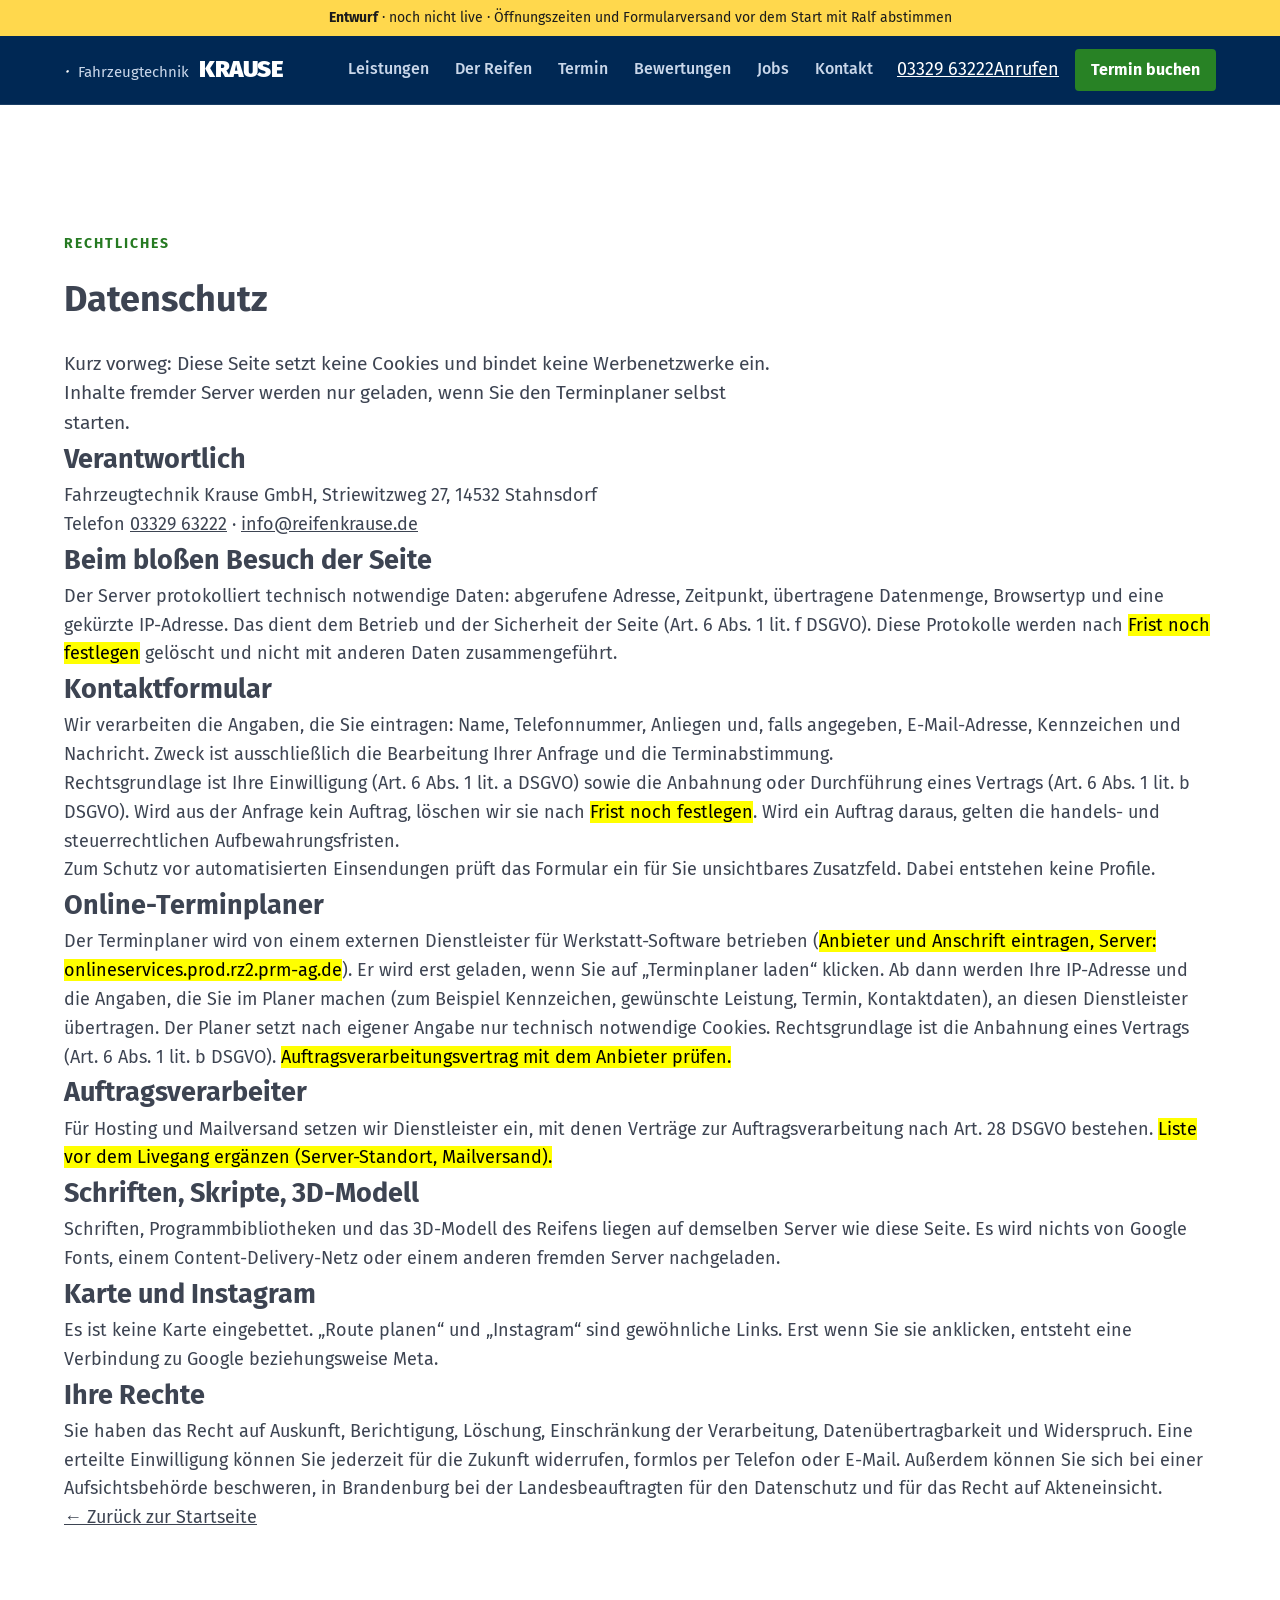
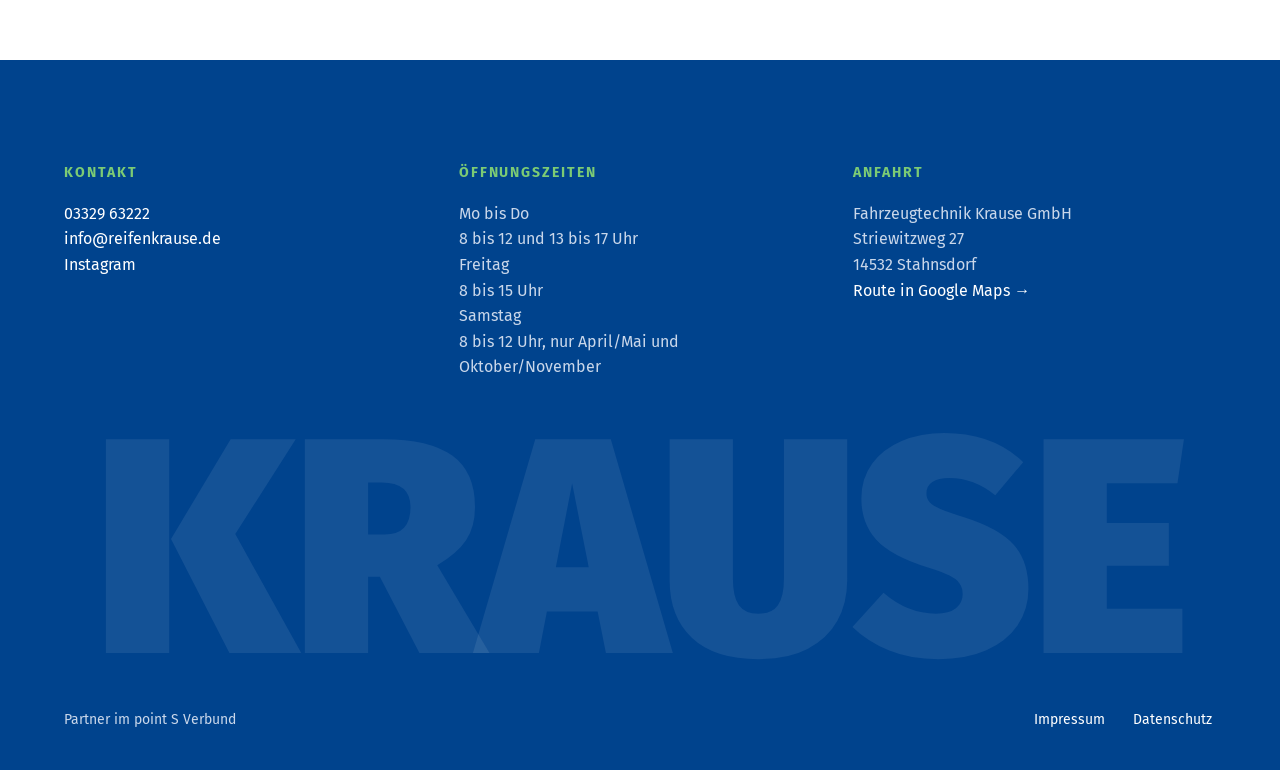
<file: datenschutz.html>
<!DOCTYPE html>
<html lang="de">
<head>
<meta charset="utf-8">
<meta name="viewport" content="width=device-width, initial-scale=1">
<title>Datenschutz · Fahrzeugtechnik Krause</title>
<meta name="description" content="Kfz-Meisterbetrieb und unabhängiger Reifenfachhandel in Stahnsdorf. Räderwechsel ohne Warten, Einlagerung, HU und AU im Haus. 4,8 von 5 aus 134 Google-Bewertungen. Termin online buchen.">
<meta name="theme-color" content="#002854">
<link rel="icon" href="favicon.svg" type="image/svg+xml">
<meta name="robots" content="noindex">
<link rel="preload" href="schriften/fira-sans-latin-900-normal.woff2" as="font" type="font/woff2" crossorigin>
<link rel="stylesheet" href="css/stil.css?v=1">
</head>
<body>
<a class="sprung" href="#inhalt">Zum Inhalt springen</a>

<!-- ENTWURF: vor dem Livegang entfernen (auch .entwurf in stil.css und ENTWURF in app.js) -->
<div class="entwurf" role="note">
  <strong>Entwurf</strong> · noch nicht live · Öffnungszeiten und Formularversand vor dem Start mit Ralf abstimmen
</div>

<header class="kopf">
  <div class="kopf-innen">
    <a class="marke" href="index.html#start" aria-label="Fahrzeugtechnik Krause, zum Seitenanfang">
      <b>KRAUSE</b><i aria-hidden="true">·</i><span>Fahrzeugtechnik</span>
    </a>
    <nav class="nav" aria-label="Hauptnavigation">
      <a href="index.html#leistungen">Leistungen</a>
      <a href="index.html#reifen">Der Reifen</a>
      <a href="index.html#termin">Termin</a>
      <a href="index.html#stimmen">Bewertungen</a>
      <a href="index.html#jobs">Jobs</a>
      <a href="index.html#kontakt">Kontakt</a>
    </nav>
    <div class="kopf-tat">
      <a class="tel" href="tel:+49332963222"><span class="nur-breit">03329 63222</span><span class="nur-schmal" aria-label="Anrufen">Anrufen</span></a>
      <a class="knopf knopf-klein" href="index.html#termin">Termin buchen</a>
    </div>
  </div>
</header>

<main id="inhalt" class="blatt hell recht"><div class="rahmen">
<p class="kicker">Rechtliches</p>
<h1>Datenschutz</h1>
<p class="lead">Kurz vorweg: Diese Seite setzt keine Cookies und bindet keine Werbenetzwerke ein. Inhalte fremder Server werden nur geladen, wenn Sie den Terminplaner selbst starten.</p>

<h2>Verantwortlich</h2>
<p>Fahrzeugtechnik Krause GmbH, Striewitzweg 27, 14532 Stahnsdorf<br>Telefon <a href="tel:+49332963222">03329 63222</a> · <a href="mailto:info@reifenkrause.de">info@reifenkrause.de</a></p>

<h2>Beim bloßen Besuch der Seite</h2>
<p>Der Server protokolliert technisch notwendige Daten: abgerufene Adresse, Zeitpunkt, übertragene Datenmenge, Browsertyp und eine gekürzte IP-Adresse. Das dient dem Betrieb und der Sicherheit der Seite (Art. 6 Abs. 1 lit. f DSGVO). Diese Protokolle werden nach <mark>Frist noch festlegen</mark> gelöscht und nicht mit anderen Daten zusammengeführt.</p>

<h2>Kontaktformular</h2>
<p>Wir verarbeiten die Angaben, die Sie eintragen: Name, Telefonnummer, Anliegen und, falls angegeben, E-Mail-Adresse, Kennzeichen und Nachricht. Zweck ist ausschließlich die Bearbeitung Ihrer Anfrage und die Terminabstimmung.</p>
<p>Rechtsgrundlage ist Ihre Einwilligung (Art. 6 Abs. 1 lit. a DSGVO) sowie die Anbahnung oder Durchführung eines Vertrags (Art. 6 Abs. 1 lit. b DSGVO). Wird aus der Anfrage kein Auftrag, löschen wir sie nach <mark>Frist noch festlegen</mark>. Wird ein Auftrag daraus, gelten die handels- und steuerrechtlichen Aufbewahrungsfristen.</p>
<p>Zum Schutz vor automatisierten Einsendungen prüft das Formular ein für Sie unsichtbares Zusatzfeld. Dabei entstehen keine Profile.</p>

<h2>Online-Terminplaner</h2>
<p>Der Terminplaner wird von einem externen Dienstleister für Werkstatt-Software betrieben (<mark>Anbieter und Anschrift eintragen, Server: onlineservices.prod.rz2.prm-ag.de</mark>). Er wird erst geladen, wenn Sie auf „Terminplaner laden“ klicken. Ab dann werden Ihre IP-Adresse und die Angaben, die Sie im Planer machen (zum Beispiel Kennzeichen, gewünschte Leistung, Termin, Kontaktdaten), an diesen Dienstleister übertragen. Der Planer setzt nach eigener Angabe nur technisch notwendige Cookies. Rechtsgrundlage ist die Anbahnung eines Vertrags (Art. 6 Abs. 1 lit. b DSGVO). <mark>Auftragsverarbeitungsvertrag mit dem Anbieter prüfen.</mark></p>

<h2>Auftragsverarbeiter</h2>
<p>Für Hosting und Mailversand setzen wir Dienstleister ein, mit denen Verträge zur Auftragsverarbeitung nach Art. 28 DSGVO bestehen. <mark>Liste vor dem Livegang ergänzen (Server-Standort, Mailversand).</mark></p>

<h2>Schriften, Skripte, 3D-Modell</h2>
<p>Schriften, Programmbibliotheken und das 3D-Modell des Reifens liegen auf demselben Server wie diese Seite. Es wird nichts von Google Fonts, einem Content-Delivery-Netz oder einem anderen fremden Server nachgeladen.</p>

<h2>Karte und Instagram</h2>
<p>Es ist keine Karte eingebettet. „Route planen“ und „Instagram“ sind gewöhnliche Links. Erst wenn Sie sie anklicken, entsteht eine Verbindung zu Google beziehungsweise Meta.</p>

<h2>Ihre Rechte</h2>
<p>Sie haben das Recht auf Auskunft, Berichtigung, Löschung, Einschränkung der Verarbeitung, Datenübertragbarkeit und Widerspruch. Eine erteilte Einwilligung können Sie jederzeit für die Zukunft widerrufen, formlos per Telefon oder E-Mail. Außerdem können Sie sich bei einer Aufsichtsbehörde beschweren, in Brandenburg bei der Landesbeauftragten für den Datenschutz und für das Recht auf Akteneinsicht.</p>
<p><a href="index.html">← Zurück zur Startseite</a></p>
</div></main>
<footer class="fuss">
  <div class="rahmen fuss-spalten">
    <div>
      <p class="kicker kicker-hell">Kontakt</p>
      <p><a href="tel:+49332963222">03329 63222</a><br><a href="mailto:info@reifenkrause.de">info@reifenkrause.de</a><br><a href="https://www.instagram.com/fahrzeugtechnik.krause/" target="_blank" rel="noopener">Instagram</a></p>
    </div>
    <div>
      <p class="kicker kicker-hell">Öffnungszeiten</p>
      <dl class="zeiten">
        <div><dt>Mo bis Do</dt><dd>8 bis 12 und 13 bis 17 Uhr</dd></div>
        <div><dt>Freitag</dt><dd>8 bis 15 Uhr</dd></div>
        <div><dt>Samstag</dt><dd>8 bis 12 Uhr, nur April/Mai und Oktober/November</dd></div>
      </dl>
    </div>
    <div>
      <p class="kicker kicker-hell">Anfahrt</p>
      <p>Fahrzeugtechnik Krause GmbH<br>Striewitzweg 27<br>14532 Stahnsdorf</p>
      <p><a href="https://www.google.com/maps/search/?api=1&amp;query=Striewitzweg+27+14532+Stahnsdorf" target="_blank" rel="noopener">Route in Google Maps →</a></p>
    </div>
  </div>
  <p class="fuss-marke" aria-hidden="true">KRAUSE</p>
  <div class="rahmen fuss-unten">
    <span>Partner im point S Verbund</span>
    <nav aria-label="Rechtliches"><a href="impressum.html">Impressum</a><a href="datenschutz.html">Datenschutz</a></nav>
  </div>
</footer>

</body>
</html>
</file>
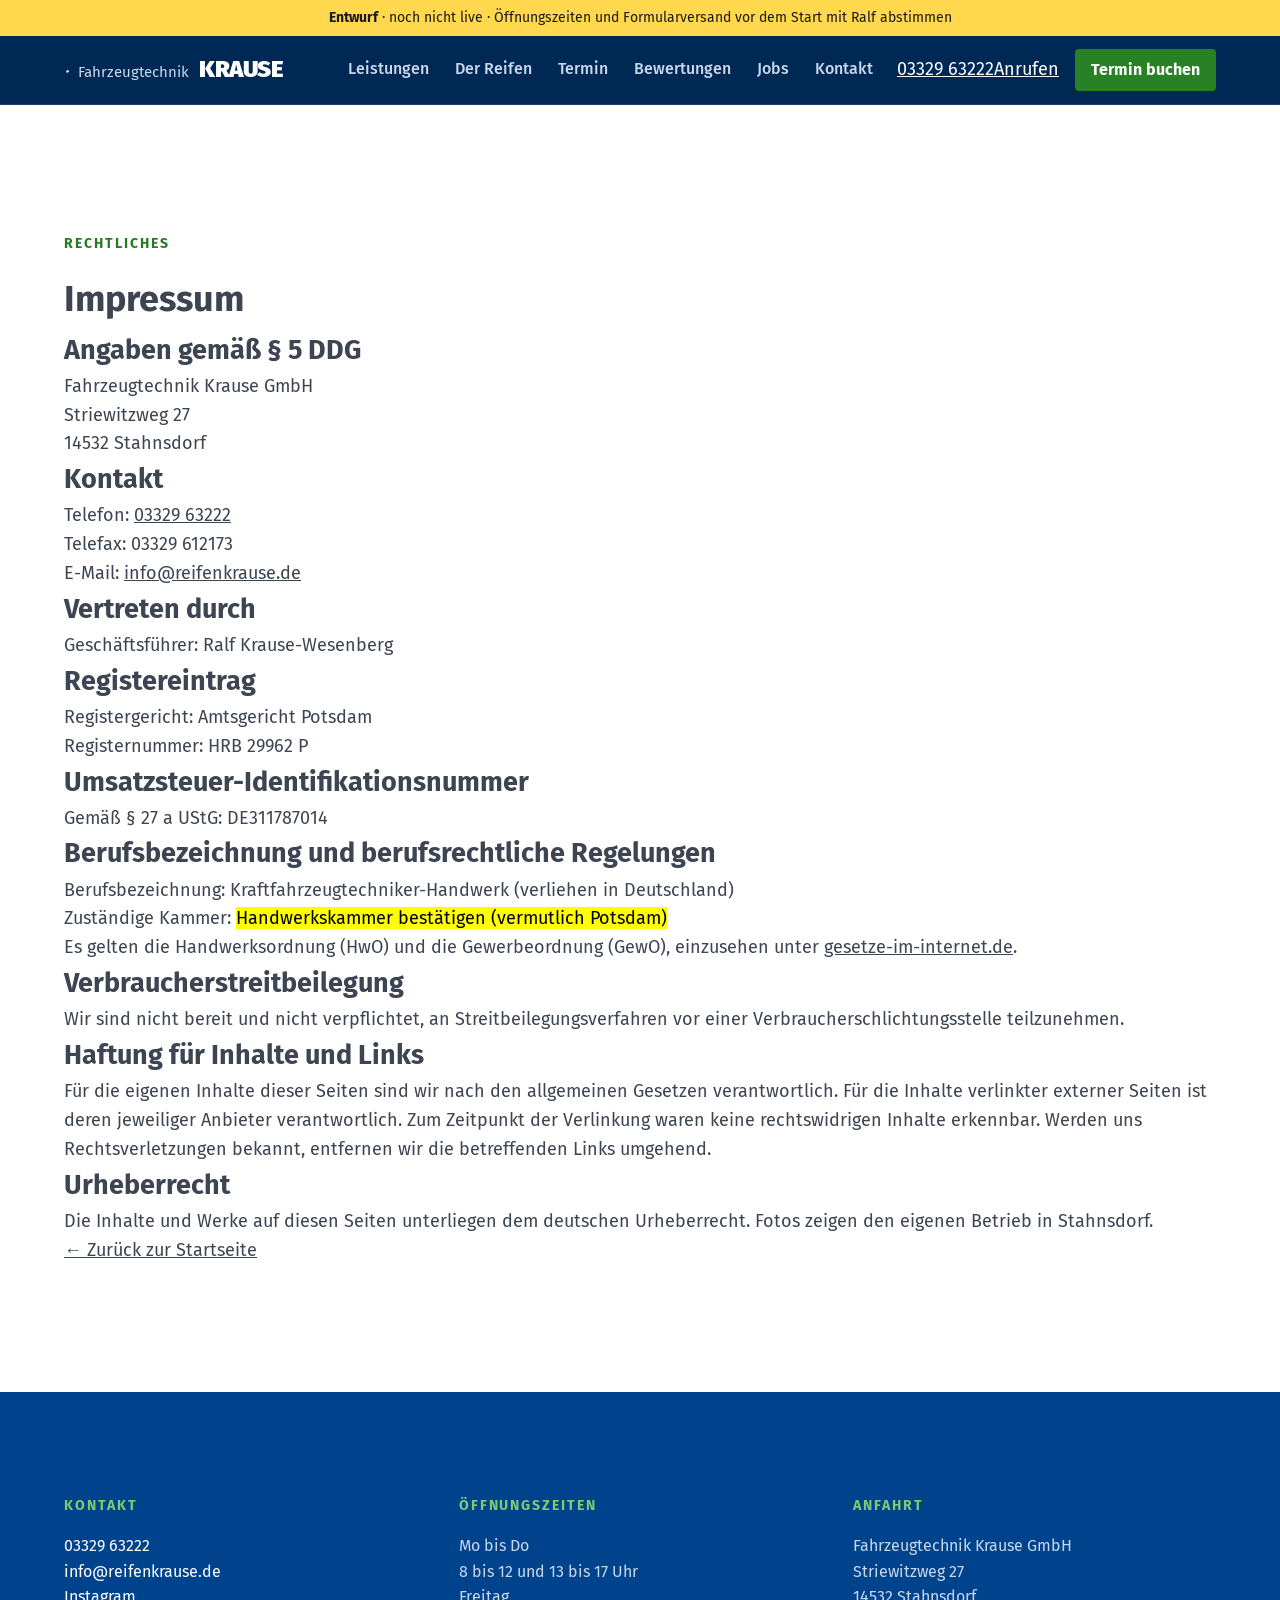
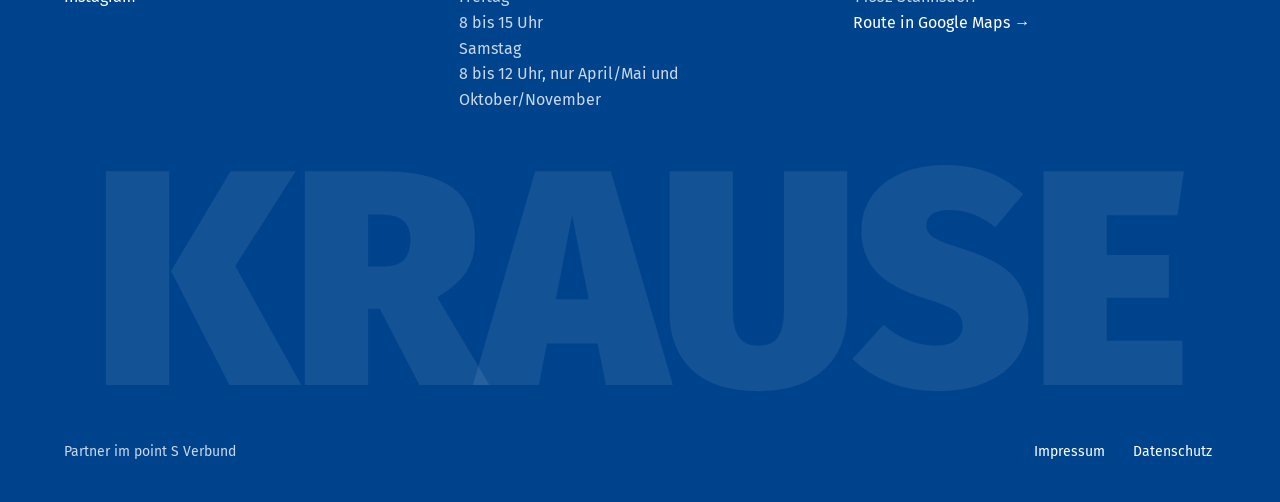
<file: impressum.html>
<!DOCTYPE html>
<html lang="de">
<head>
<meta charset="utf-8">
<meta name="viewport" content="width=device-width, initial-scale=1">
<title>Impressum · Fahrzeugtechnik Krause</title>
<meta name="description" content="Kfz-Meisterbetrieb und unabhängiger Reifenfachhandel in Stahnsdorf. Räderwechsel ohne Warten, Einlagerung, HU und AU im Haus. 4,8 von 5 aus 134 Google-Bewertungen. Termin online buchen.">
<meta name="theme-color" content="#002854">
<link rel="icon" href="favicon.svg" type="image/svg+xml">
<meta name="robots" content="noindex">
<link rel="preload" href="schriften/fira-sans-latin-900-normal.woff2" as="font" type="font/woff2" crossorigin>
<link rel="stylesheet" href="css/stil.css?v=1">
</head>
<body>
<a class="sprung" href="#inhalt">Zum Inhalt springen</a>

<!-- ENTWURF: vor dem Livegang entfernen (auch .entwurf in stil.css und ENTWURF in app.js) -->
<div class="entwurf" role="note">
  <strong>Entwurf</strong> · noch nicht live · Öffnungszeiten und Formularversand vor dem Start mit Ralf abstimmen
</div>

<header class="kopf">
  <div class="kopf-innen">
    <a class="marke" href="index.html#start" aria-label="Fahrzeugtechnik Krause, zum Seitenanfang">
      <b>KRAUSE</b><i aria-hidden="true">·</i><span>Fahrzeugtechnik</span>
    </a>
    <nav class="nav" aria-label="Hauptnavigation">
      <a href="index.html#leistungen">Leistungen</a>
      <a href="index.html#reifen">Der Reifen</a>
      <a href="index.html#termin">Termin</a>
      <a href="index.html#stimmen">Bewertungen</a>
      <a href="index.html#jobs">Jobs</a>
      <a href="index.html#kontakt">Kontakt</a>
    </nav>
    <div class="kopf-tat">
      <a class="tel" href="tel:+49332963222"><span class="nur-breit">03329 63222</span><span class="nur-schmal" aria-label="Anrufen">Anrufen</span></a>
      <a class="knopf knopf-klein" href="index.html#termin">Termin buchen</a>
    </div>
  </div>
</header>

<main id="inhalt" class="blatt hell recht"><div class="rahmen">
  <p class="kicker">Rechtliches</p>
  <h1>Impressum</h1>

  <h2>Angaben gemäß § 5 DDG</h2>
  <p>
    Fahrzeugtechnik Krause GmbH<br>
    Striewitzweg 27<br>
    14532 Stahnsdorf
  </p>

  <h2>Kontakt</h2>
  <p>
    Telefon: <a href="tel:+49332963222">03329 63222</a><br>
    Telefax: 03329 612173<br>
    E-Mail: <a href="mailto:info@reifenkrause.de">info@reifenkrause.de</a>
  </p>

  <h2>Vertreten durch</h2>
  <p>Geschäftsführer: Ralf Krause-Wesenberg</p>

  <h2>Registereintrag</h2>
  <p>
    Registergericht: Amtsgericht Potsdam<br>
    Registernummer: HRB 29962 P
  </p>

  <h2>Umsatzsteuer-Identifikationsnummer</h2>
  <p>Gemäß § 27 a UStG: DE311787014</p>

  <h2>Berufsbezeichnung und berufsrechtliche Regelungen</h2>
  <p class="offen">
    Berufsbezeichnung: Kraftfahrzeugtechniker-Handwerk (verliehen in Deutschland)<br>
    Zuständige Kammer: <mark>Handwerkskammer bestätigen (vermutlich Potsdam)</mark><br>
    Es gelten die Handwerksordnung (HwO) und die Gewerbeordnung (GewO),
    einzusehen unter <a href="https://www.gesetze-im-internet.de" target="_blank" rel="noopener">gesetze-im-internet.de</a>.
  </p>

  <h2>Verbraucherstreitbeilegung</h2>
  <p>
    Wir sind nicht bereit und nicht verpflichtet, an Streitbeilegungsverfahren vor einer
    Verbraucherschlichtungsstelle teilzunehmen.
  </p>

  <h2>Haftung für Inhalte und Links</h2>
  <p>
    Für die eigenen Inhalte dieser Seiten sind wir nach den allgemeinen Gesetzen verantwortlich.
    Für die Inhalte verlinkter externer Seiten ist deren jeweiliger Anbieter verantwortlich.
    Zum Zeitpunkt der Verlinkung waren keine rechtswidrigen Inhalte erkennbar. Werden uns
    Rechtsverletzungen bekannt, entfernen wir die betreffenden Links umgehend.
  </p>

  <h2>Urheberrecht</h2>
  <p>
    Die Inhalte und Werke auf diesen Seiten unterliegen dem deutschen Urheberrecht.
    Fotos zeigen den eigenen Betrieb in Stahnsdorf.
  </p>

  <p class="mono zurueck"><a href="index.html">← Zurück zur Startseite</a></p>
</div></main>
<footer class="fuss">
  <div class="rahmen fuss-spalten">
    <div>
      <p class="kicker kicker-hell">Kontakt</p>
      <p><a href="tel:+49332963222">03329 63222</a><br><a href="mailto:info@reifenkrause.de">info@reifenkrause.de</a><br><a href="https://www.instagram.com/fahrzeugtechnik.krause/" target="_blank" rel="noopener">Instagram</a></p>
    </div>
    <div>
      <p class="kicker kicker-hell">Öffnungszeiten</p>
      <dl class="zeiten">
        <div><dt>Mo bis Do</dt><dd>8 bis 12 und 13 bis 17 Uhr</dd></div>
        <div><dt>Freitag</dt><dd>8 bis 15 Uhr</dd></div>
        <div><dt>Samstag</dt><dd>8 bis 12 Uhr, nur April/Mai und Oktober/November</dd></div>
      </dl>
    </div>
    <div>
      <p class="kicker kicker-hell">Anfahrt</p>
      <p>Fahrzeugtechnik Krause GmbH<br>Striewitzweg 27<br>14532 Stahnsdorf</p>
      <p><a href="https://www.google.com/maps/search/?api=1&amp;query=Striewitzweg+27+14532+Stahnsdorf" target="_blank" rel="noopener">Route in Google Maps →</a></p>
    </div>
  </div>
  <p class="fuss-marke" aria-hidden="true">KRAUSE</p>
  <div class="rahmen fuss-unten">
    <span>Partner im point S Verbund</span>
    <nav aria-label="Rechtliches"><a href="impressum.html">Impressum</a><a href="datenschutz.html">Datenschutz</a></nav>
  </div>
</footer>

</body>
</html>
</file>
<file: css/stil.css>
/* Fahrzeugtechnik Krause · Startseite, Runde 8 (23.09.2026): sauber neu aufgebaut
   CI wie die Instagram-Beiträge: Fira Sans · Blau #00438D · Tiefblau #002854 · Grün #36A431
   Regeln: eine Ecke (4px), eine Schriftskala, jeder Abschnitt nutzt dasselbe Raster (.rahmen). */

@font-face { font-family: 'Fira Sans'; font-weight: 400; font-display: swap; src: url(../schriften/fira-sans-latin-400-normal.woff2) format('woff2'); }
@font-face { font-family: 'Fira Sans'; font-weight: 500; font-display: swap; src: url(../schriften/fira-sans-latin-500-normal.woff2) format('woff2'); }
@font-face { font-family: 'Fira Sans'; font-weight: 700; font-display: swap; src: url(../schriften/fira-sans-latin-700-normal.woff2) format('woff2'); }
@font-face { font-family: 'Fira Sans'; font-weight: 800; font-display: swap; src: url(../schriften/fira-sans-latin-800-normal.woff2) format('woff2'); }
@font-face { font-family: 'Fira Sans'; font-weight: 900; font-display: swap; src: url(../schriften/fira-sans-latin-900-normal.woff2) format('woff2'); }

:root {
  --blau: #00438D;
  --blau-tief: #002854;
  --nacht: #06162B;
  --gruen: #36A431;
  --gruen-dunkel: #288225;   /* Grün als Text/Fläche mit weißer Schrift (4,9:1) */
  --gruen-hell: #7CCB74;     /* Grün als Text auf Blau */
  --grau: #EDF2F4;
  --linie: #DBE6E9;
  --text: #3d4452;
  --tinte: #0f1f33;
  --auf-blau: #c9d7ea;
  --weiss: #fff;
  --ease: cubic-bezier(.22, 1, .36, 1);
  --rand: clamp(20px, 5vw, 80px);
  --max: 1280px;
  --r: 4px;
  --abstand: clamp(80px, 10vw, 144px);
  --kopf-h: 68px;
  --gruen-text: #267A22;     /* Grün als kleiner Text auf Weiß und Grau (AA) */
}

*, *::before, *::after { box-sizing: border-box; }
html { -webkit-text-size-adjust: 100%; scroll-padding-top: calc(var(--kopf-h) + 12px); }
body { margin: 0; background: var(--weiss); color: var(--text); font: 400 18px/1.6 'Fira Sans', Arial, sans-serif; -webkit-font-smoothing: antialiased; overflow-x: clip; }
img, video { display: block; max-width: 100%; }
a { color: inherit; }
a[href^="tel:"] { white-space: nowrap; }
.anliegen-feld[href], .knopf[href^="tel:"] { white-space: normal; }
button, input, select, textarea { font: inherit; color: inherit; }
h1, h2, h3, p, figure, blockquote, dl, dd { margin: 0; }
ul, ol { margin: 0; padding: 0; list-style: none; }
:focus-visible { outline: 3px solid var(--gruen); outline-offset: 3px; }
.sr-nur { position: absolute; width: 1px; height: 1px; overflow: hidden; clip: rect(0 0 0 0); white-space: nowrap; }
.sprung { position: absolute; left: -9999px; top: 8px; z-index: 200; background: var(--weiss); color: var(--tinte); padding: 10px 14px; }
.sprung:focus { left: 8px; }
[hidden] { display: none !important; }

.entwurf { background: #ffd84d; color: #1b1b1b; font-size: 14px; line-height: 1.4; text-align: center; padding: 8px var(--rand); }

/* ---------- Raster und Typo ---------- */
.rahmen { width: 100%; max-width: calc(var(--max) + 2 * var(--rand)); margin: 0 auto; padding: 0 var(--rand); }
.blatt { padding: var(--abstand) 0; }
.kicker { font-weight: 700; font-size: 14px; letter-spacing: .14em; text-transform: uppercase; color: var(--gruen-text); margin-bottom: 16px; }
.kicker-hell { color: var(--gruen-hell); }
.h2 { font-weight: 900; font-size: clamp(36px, 4.6vw, 64px); line-height: 1.04; letter-spacing: -.02em; color: var(--tinte); max-width: 18ch; text-wrap: balance; }
.h2 .blass { color: #6b7a8f; }
.h3, .band-l h3 { font-weight: 800; font-size: clamp(26px, 2.6vw, 36px); line-height: 1.1; letter-spacing: -.012em; color: var(--tinte); }
.lead { font-size: clamp(18px, 1.5vw, 21px); line-height: 1.55; max-width: 38em; margin-top: 20px; }
.kopfzeile { margin-bottom: clamp(40px, 5vw, 72px); }
.punkte { display: inline-flex; gap: 5px; vertical-align: middle; }
.punkte i { width: 10px; height: 10px; border-radius: 50%; background: var(--gruen); }
.punkte-gross i { width: 16px; height: 16px; }

.marker { background: var(--weiss); color: var(--blau); padding: 0 .16em; margin-right: .12em; -webkit-box-decoration-break: clone; box-decoration-break: clone; }

/* ---------- Knöpfe ---------- */
.knopf { display: inline-flex; align-items: center; justify-content: center; gap: 10px; min-height: 52px; padding: 0 24px; border-radius: var(--r); border: 0; background: var(--gruen-dunkel); color: var(--weiss); font-weight: 700; font-size: 17px; text-decoration: none; cursor: pointer; transition: background .2s, transform .2s var(--ease); }
.knopf:hover { background: #1f6d1d; }
.knopf:active { transform: translateY(1px); }
.knopf .pfeil { transition: transform .3s var(--ease); }
.knopf:hover .pfeil { transform: translateX(4px); }
.knopf-klein { min-height: 42px; padding: 0 16px; font-size: 16px; }
.knopf-gross { min-height: 60px; padding: 0 30px; font-size: 18px; }
.knopf-breit { width: 100%; }
.knopf .kurz { display: none; }
@media (max-width: 520px) { .knopf .lang { display: none; } .knopf .kurz { display: inline; } }
.knopf-weiss { background: var(--weiss); color: var(--blau-tief); }
.knopf-weiss:hover { background: var(--grau); }
.knopf-rand { background: transparent; color: var(--weiss); box-shadow: inset 0 0 0 2px rgba(255, 255, 255, .7); }
.knopf-rand:hover { background: rgba(255, 255, 255, .1); }
.knopf-rand-dunkel { background: transparent; color: var(--blau); box-shadow: inset 0 0 0 2px var(--blau); margin-top: 28px; }
.knopf-rand-dunkel:hover { background: var(--blau); color: var(--weiss); }
.textlink { color: var(--blau); font-weight: 700; text-decoration: underline; text-underline-offset: 4px; text-decoration-thickness: 2px; }
.textlink-hell { color: var(--weiss); }
.tat { display: flex; flex-wrap: wrap; align-items: center; gap: 14px 24px; margin-top: 30px; }

/* ---------- Kopf ---------- */
.kopf { position: sticky; top: 0; z-index: 50; background: var(--blau-tief); color: var(--weiss); border-bottom: 1px solid rgba(255, 255, 255, .1); }
.kopf-innen { max-width: calc(var(--max) + 2 * var(--rand)); margin: 0 auto; padding: 0 var(--rand); height: var(--kopf-h); display: flex; align-items: center; gap: 24px; }
.marke { display: flex; align-items: baseline; gap: 10px; text-decoration: none; color: var(--weiss); white-space: nowrap; }
.marke b { font-weight: 900; font-size: 24px; letter-spacing: -.02em; }
.marke span { font-size: 15px; color: var(--auf-blau); }
.kopf-points { display: flex; align-items: center; padding: 6px 9px; background: var(--weiss); border-radius: var(--r); flex-shrink: 0; }
.nav { display: flex; gap: 26px; margin-left: auto; }
.nav a { text-decoration: none; font-weight: 500; font-size: 16px; color: var(--auf-blau); white-space: nowrap; padding: 6px 0; border-bottom: 2px solid transparent; transition: color .2s, border-color .2s; }
.nav a:hover, .nav a.an { color: var(--weiss); border-color: var(--gruen); }
.kopf-tat { display: flex; align-items: center; gap: 16px; }
.kopf-tel { color: var(--weiss); font-weight: 700; text-decoration: none; white-space: nowrap; display: flex; align-items: center; gap: 8px; }
.kopf-tel svg { width: 18px; height: 18px; fill: none; stroke: currentColor; stroke-width: 2; stroke-linecap: round; stroke-linejoin: round; }
.menue-knopf { display: none; width: 44px; height: 44px; border: 0; border-radius: var(--r); background: rgba(255, 255, 255, .12); cursor: pointer; place-items: center; }
.menue-knopf span, .menue-knopf span::before, .menue-knopf span::after { display: block; width: 20px; height: 2px; background: var(--weiss); position: relative; }
.menue-knopf span::before, .menue-knopf span::after { content: ''; position: absolute; left: 0; }
.menue-knopf span::before { top: -6px; } .menue-knopf span::after { top: 6px; }
@media (max-width: 1180px) { .nav { display: none; } .kopf-tat { margin-left: auto; } .menue-knopf { display: grid; } }
@media (max-width: 640px) { .marke span, .kopf-tat .knopf, .kopf-tel span { display: none; } .kopf-tat { gap: 10px; } .kopf-tel { justify-content: center; width: 44px; height: 44px; border-radius: 50%; background: var(--gruen-dunkel); } .kopf-tel svg { width: 20px; height: 20px; } .kopf-points { padding: 5px 7px; } .kopf-points img { width: 64px; height: auto; } }

.menue { margin: 0; inset: 0 0 auto auto; width: min(380px, 100vw); height: 100dvh; max-height: none; border: 0; padding: 88px 28px 28px; background: var(--blau-tief); color: var(--weiss); flex-direction: column; gap: 2px; }
.menue:popover-open { display: flex; animation: von-rechts .4s var(--ease); }
.menue::backdrop { background: rgba(0, 26, 56, .5); }
.menue a:not(.knopf) { color: var(--weiss); text-decoration: none; font-weight: 700; font-size: 22px; padding: 12px 0; border-bottom: 1px solid rgba(255, 255, 255, .12); }
.menue .knopf { margin-top: 22px; }
.menue .menue-tel { border: 0 !important; text-align: center; color: var(--auf-blau) !important; font-size: 18px !important; }
.menue-zu { position: absolute; top: 14px; right: 18px; width: 44px; height: 44px; border-radius: 50%; border: 0; background: rgba(255, 255, 255, .12); color: var(--weiss); font-size: 28px; line-height: 1; cursor: pointer; }
@keyframes von-rechts { from { transform: translateX(100%); } }

/* ---------- Saison ---------- */
.saison { background: var(--gruen-dunkel); color: var(--weiss); }
.saison-innen { display: flex; align-items: center; justify-content: space-between; gap: 16px 32px; padding-top: 16px; padding-bottom: 16px; flex-wrap: wrap; }
.saison p { font-size: 17px; }
.saison .knopf-weiss { color: var(--gruen-dunkel); }

/* ---------- Reifenanfrage ---------- */
.reifenanfrage { background: var(--grau); }
.ra-kern { display: grid; grid-template-columns: minmax(0, 5fr) minmax(0, 6fr); gap: clamp(32px, 6vw, 96px); align-items: center; }
.ra-form { background: var(--weiss); border-radius: var(--r); padding: clamp(22px, 3vw, 36px); box-shadow: 0 30px 60px -40px rgba(0, 40, 84, .45); }
.flanke { display: flex; align-items: baseline; justify-content: center; gap: .08em; padding: 26px 18px; border-radius: var(--r); background: radial-gradient(120% 140% at 50% 0%, #2a2f36 0%, #121519 70%); font-weight: 900; font-size: clamp(36px, 5vw, 60px); letter-spacing: .02em; color: #6c747e; text-shadow: 0 1px 0 rgba(255, 255, 255, .08), 0 -1px 0 rgba(0, 0, 0, .6); font-variant-numeric: tabular-nums; }
.flanke-teil { transition: color .25s, text-shadow .25s; }
.flanke-teil.an { color: #9be092; text-shadow: 0 0 22px rgba(54, 164, 49, .55); }
.flanke-teil.voll { color: #d9dee4; }
.flanke-sep, .flanke-rest { color: #4e555e; }
.flanke-rest { margin-left: .3em; font-size: .6em; }
.ra-felder { display: grid; grid-template-columns: repeat(3, 1fr); gap: 12px; margin-top: 22px; }
.feld label, .ra-saison legend { display: block; font-weight: 700; font-size: 15px; color: var(--tinte); margin-bottom: 6px; }
.feld input, .feld select, .feld textarea, .ws-suche input { width: 100%; min-height: 54px; padding: 12px 14px; border: 1.5px solid #b9c7d2; border-radius: var(--r); background: var(--weiss); font-size: 17px; color: var(--tinte); transition: border-color .2s, box-shadow .2s; }
.feld input:focus, .feld select:focus, .feld textarea:focus, .ws-suche input:focus { outline: none; border-color: var(--blau); box-shadow: 0 0 0 3px rgba(0, 67, 141, .18); }
.ra-felder input { font-weight: 800; font-size: 22px; text-align: center; font-variant-numeric: tabular-nums; }
.ra-saison { border: 0; padding: 0; margin: 20px 0 22px; }
.ra-saison { display: grid; grid-template-columns: repeat(3, 1fr); gap: 8px; }
.ra-saison legend { grid-column: 1 / -1; float: left; width: 100%; }
.ra-saison label { position: relative; }
.ra-saison input { position: absolute; opacity: 0; inset: 0; cursor: pointer; }
.ra-saison span { display: grid; place-items: center; min-height: 48px; border-radius: var(--r); border: 1.5px solid #b9c7d2; font-weight: 700; color: var(--tinte); transition: all .2s; }
.ra-saison input:checked + span { background: var(--blau-tief); border-color: var(--blau-tief); color: var(--weiss); }
.ra-saison input:focus-visible + span { outline: 3px solid var(--gruen); outline-offset: 2px; }
.ra-fehler { margin-top: 10px; color: #b3261e; font-weight: 700; font-size: 15px; }
.ra-felder input[aria-invalid="true"] { border-color: #b3261e; }
.ra-ohne { margin-top: 14px; font-size: 15px; }
.ra-ohne .textlink { background: none; border: 0; padding: 0; cursor: pointer; font-size: 15px; }
.ra-hinweis { margin-top: 12px; font-size: 14px; color: #56657a; }
@media (max-width: 900px) { .ra-kern { grid-template-columns: 1fr; } }

/* ---------- Termin ---------- */
.termin { background: linear-gradient(180deg, var(--blau) 0%, var(--blau-tief) 100%); color: var(--auf-blau); padding: var(--abstand) 0; }
.termin .h2 { color: var(--weiss); }
.termin .h2 .blass { color: #93a9c7; }
.termin-kopf { display: flex; justify-content: space-between; align-items: flex-end; gap: 24px 48px; flex-wrap: wrap; margin-bottom: 40px; }
.termin-tel { max-width: 26ch; font-size: 17px; }
.termin-tel a { color: var(--weiss); font-weight: 800; }
.termin-kern { display: grid; grid-template-columns: minmax(0, 8fr) minmax(0, 4fr); gap: 24px; align-items: stretch; }
.planer { background: var(--weiss); color: var(--text); border-radius: var(--r); min-height: 600px; display: flex; overflow: hidden; }
.planer iframe { width: 100%; min-height: 720px; border: 0; }
.planer-vorher { margin: auto; padding: clamp(28px, 5vw, 64px); max-width: 600px; display: flex; flex-direction: column; align-items: center; text-align: center; gap: 16px; }
.planer-schritte { display: flex; gap: 8px; flex-wrap: wrap; justify-content: center; margin-bottom: 18px; }
.planer-schritte li { display: flex; align-items: center; gap: 8px; padding: 8px 14px 8px 8px; border-radius: 999px; background: var(--grau); font-weight: 700; font-size: 15px; color: var(--tinte); }
.planer-schritte span { width: 26px; height: 26px; border-radius: 50%; display: grid; place-items: center; background: var(--blau-tief); color: var(--weiss); font-size: 13px; }
.planer-titel { font-weight: 900; font-size: clamp(26px, 2.6vw, 36px); line-height: 1.1; color: var(--tinte); }
.planer-sub { font-size: 17px; }
.planer-daten { font-size: 14px; color: #56657a; max-width: 46ch; }
.planer-daten a { color: var(--blau); }
.planer-vorher .knopf { margin-top: 8px; }
.gut-zu-wissen { border: 1px solid rgba(255, 255, 255, .16); border-radius: var(--r); padding: 28px; }
.gut-zu-wissen dl div { padding: 16px 0; border-top: 1px solid rgba(255, 255, 255, .14); }
.gut-zu-wissen dt { font-weight: 700; color: var(--weiss); }
.gut-zu-wissen dd { font-size: 16px; }
@media (max-width: 900px) { .termin-kern { grid-template-columns: 1fr; } .planer { min-height: 0; } }

/* ---------- Reifen: Bühne ---------- */
.reifen { position: relative; background: var(--nacht); color: var(--auf-blau); height: 520vh; }
.reifen-buehne { position: sticky; top: 0; height: 100svh; display: grid; grid-template-columns: minmax(0, 8fr) minmax(0, 4fr); grid-template-rows: auto minmax(0, 1fr); column-gap: 32px; max-width: calc(var(--max) + 2 * var(--rand)); margin: 0 auto; padding: calc(var(--kopf-h) + 28px) var(--rand) 32px; overflow: hidden; }
.reifen-kopf { grid-column: 1 / -1; }
.reifen .h2 { color: var(--weiss); max-width: none; font-size: clamp(32px, 3.6vw, 52px); }
.reifen .h2 .blass { color: #8fa3bf; }
.reifen-film { position: relative; align-self: center; width: 100%; aspect-ratio: 1276 / 720; max-height: 100%; }
.reifen-video { width: 100%; height: 100%; object-fit: contain;
  -webkit-mask-image: radial-gradient(closest-side, #000 72%, transparent 100%); mask-image: radial-gradient(closest-side, #000 72%, transparent 100%); }
.film-punkte li { position: absolute; left: var(--x); top: var(--y); transform: translate(-50%, -50%) scale(.6); opacity: 0; transition: opacity .35s, transform .5s var(--ease); }
.film-punkte li.an { opacity: 1; transform: translate(-50%, -50%) scale(1); }
.film-punkte span { display: grid; place-items: center; width: 34px; height: 34px; border-radius: 50%; background: var(--gruen); color: var(--weiss); font-weight: 900; font-size: 15px; box-shadow: 0 0 0 6px rgba(54, 164, 49, .25), 0 0 0 14px rgba(54, 164, 49, .1); }
.reifen-hinweis { position: absolute; left: 0; bottom: 0; display: flex; align-items: center; gap: 10px; font-size: 14px; color: var(--auf-blau); transition: opacity .4s; }
.maus { width: 20px; height: 32px; border: 2px solid var(--auf-blau); border-radius: 12px; position: relative; }
.maus::after { content: ''; position: absolute; left: 50%; top: 6px; width: 3px; height: 7px; margin-left: -1.5px; background: var(--auf-blau); border-radius: 2px; animation: rad 1.6s infinite; }
@keyframes rad { 60% { transform: translateY(8px); opacity: 0; } 100% { opacity: 0; } }
.reifen-anzeige { align-self: center; min-height: 0; display: flex; flex-direction: column; }
.reifen-zaehler { display: flex; align-items: baseline; gap: 10px; font-weight: 900; color: #5d7190; font-variant-numeric: tabular-nums; transition: opacity .4s; }
.reifen-zaehler b { font-size: clamp(56px, min(8vw, 11svh), 112px); line-height: .9; color: var(--gruen); letter-spacing: -.04em; }
.reifen-zaehler span { font-size: 22px; }
.schichten { position: relative; display: grid; margin-top: 22px; }
.schichten li { grid-area: 1 / 1; opacity: 0; transform: translateY(12px); transition: opacity .15s linear, transform 0s linear .15s; pointer-events: none; }
.schichten li.an { opacity: 1; transform: none; pointer-events: auto; transition: opacity .3s .12s, transform .45s .12s var(--ease); }
.schichten h3 { font-weight: 900; font-size: clamp(30px, 3vw, 42px); line-height: 1.05; color: var(--weiss); margin-bottom: 12px; }
.schichten p { font-size: 17px; line-height: 1.55; }
.bei-uns { margin-top: 14px; padding-left: 14px; border-left: 3px solid var(--gruen); color: var(--weiss); }
.bei-uns b { color: var(--gruen-hell); }
.reifen-leiste { display: grid; grid-template-columns: repeat(8, 1fr); gap: 5px; margin-top: 28px; }
.reifen-leiste button { height: 28px; border: 0; padding: 0; background: none; cursor: pointer; position: relative; }
.reifen-leiste button::before { content: ''; position: absolute; left: 0; right: 0; top: 50%; height: 4px; margin-top: -2px; border-radius: 2px; background: rgba(255, 255, 255, .18); transition: background .3s, transform .15s; }
@media (hover: hover) { .reifen-leiste button:hover::before { background: rgba(255, 255, 255, .45); transform: scaleY(1.6); } .reifen-leiste button.an:hover::before { background: var(--gruen); } }
.reifen-leiste button.an::before { background: var(--gruen); }
.reifen-leiste button.vorbei::before { background: rgba(124, 203, 116, .5); }
.reifen .tat { margin-top: 26px; }
@media (min-width: 901px) and (max-height: 800px) {
  .reifen-buehne { padding-top: calc(var(--kopf-h) + 16px); padding-bottom: 20px; }
  .reifen .h2 { font-size: clamp(28px, 3vw, 40px); }
  .schichten { margin-top: 12px; }
  .schichten h3 { font-size: clamp(26px, 2.4vw, 32px); }
  .schichten .bei-uns { display: none; }
  .reifen-leiste { margin-top: 16px; }
  .reifen .tat { margin-top: 16px; }
}
/* Vor den Schichten: nur Film, Anzeige gedimmt */
.reifen:not(.erklaert) .reifen-anzeige .schichten, .reifen:not(.erklaert) .reifen-zaehler { opacity: .25; }
@media (max-width: 900px) {
  .reifen { height: 320vh; }
  .reifen .h2 .blass { display: none; }
  .reifen-buehne { grid-template-columns: minmax(0, 1fr); grid-template-rows: auto auto minmax(0, 1fr); padding-top: calc(var(--kopf-h) + 12px); padding-bottom: 20px; row-gap: 8px; }
  .reifen-film { width: 100%; max-width: calc(30svh * 1.772); height: auto; max-height: none; margin: 0 auto; }
  .reifen-anzeige { align-self: start; }
  .reifen-zaehler b { font-size: 56px; }
  .schichten { margin-top: 10px; }
  .schichten h3 { font-size: 26px; margin-bottom: 6px; }
  .schichten p { font-size: 15px; }
  .reifen-leiste { margin-top: 16px; }
  .reifen .tat { margin-top: 14px; }
  .reifen-hinweis { display: none; }
}
/* Ohne Bewegung: alles als Liste */
.reifen.statisch { height: auto; }
.reifen.statisch .reifen-buehne { position: relative; height: auto; display: block; padding-top: var(--abstand); padding-bottom: var(--abstand); }
.reifen.statisch .reifen-film { margin: 32px 0; max-height: none; height: auto; width: 100%; }
.reifen.statisch .schichten { display: grid; grid-template-columns: repeat(auto-fill, minmax(280px, 1fr)); gap: 32px; }
.reifen.statisch .schichten li { grid-area: auto; opacity: 1; transform: none; }
.reifen.statisch .reifen-zaehler, .reifen.statisch .reifen-leiste, .reifen.statisch .reifen-hinweis { display: none; }
.reifen.statisch .schichten, .reifen.statisch .reifen-zaehler { opacity: 1 !important; }

/* ---------- FAQ ---------- */
.faq-kern { display: grid; grid-template-columns: minmax(0, 4fr) minmax(0, 7fr); gap: clamp(32px, 6vw, 96px); align-items: start; }
.faq-liste { border-top: 1px solid var(--linie); }
.faq-liste details { border-bottom: 1px solid var(--linie); }
.faq-liste summary { list-style: none; cursor: pointer; padding: 24px 48px 24px 0; position: relative; font-weight: 800; font-size: 20px; color: var(--tinte); }
.faq-liste summary::-webkit-details-marker { display: none; }
.faq-liste summary::after { content: '+'; position: absolute; right: 6px; top: 50%; transform: translateY(-50%); font-size: 28px; font-weight: 400; color: var(--blau); transition: transform .3s var(--ease); }
.faq-liste details[open] summary::after { transform: translateY(-50%) rotate(45deg); }
.faq-liste details p { padding: 0 0 24px; max-width: 60ch; }
@media (max-width: 860px) { .faq-kern { grid-template-columns: 1fr; } }

/* ---------- Kontakt ---------- */
.kontakt { background: var(--grau); }
.kontakt-kern { display: grid; grid-template-columns: minmax(0, 7fr) minmax(0, 5fr); gap: clamp(32px, 6vw, 96px); align-items: start; }
.formular { margin-top: 36px; }
.felder { display: grid; grid-template-columns: 1fr 1fr; gap: 16px; }
.feld-breit { grid-column: 1 / -1; }
.feld select { appearance: none; background: var(--weiss) url("data:image/svg+xml,%3Csvg xmlns='http://www.w3.org/2000/svg' viewBox='0 0 24 24' fill='none' stroke='%2300438D' stroke-width='2.4' stroke-linecap='round'%3E%3Cpath d='m6 9 6 6 6-6'/%3E%3C/svg%3E") no-repeat right 14px center / 20px; padding-right: 44px; }
.feld textarea { min-height: 120px; resize: vertical; }
.feld [aria-invalid="true"] { border-color: #b3261e; }
.haken { display: flex; gap: 12px; align-items: flex-start; margin: 20px 0; font-size: 15px; }
.haken input { width: 24px; height: 24px; flex-shrink: 0; margin: 1px 0 0; accent-color: var(--gruen-dunkel); }
.haken a { color: var(--blau); }
.honig { position: absolute; left: -9999px; }
.fehler { color: #b3261e; font-weight: 700; min-height: 1em; margin-bottom: 12px; }
.fertig { margin-top: 36px; padding: 28px; background: var(--weiss); border-left: 4px solid var(--gruen); border-radius: var(--r); }
.fertig p + p { margin-top: 10px; }
.fertig a { color: var(--blau); font-weight: 700; }
.kontakt-info { background: var(--weiss); border-radius: var(--r); overflow: hidden; }
.ort img { width: 100%; aspect-ratio: 16 / 9; object-fit: cover; }
.kontakt-adresse, .kontakt-info .status, .woche, .drei-wege, .kontakt-mail { margin-left: 24px; margin-right: 24px; }
.kontakt-adresse { margin-top: 22px; color: var(--tinte); }
.status-dunkel { color: var(--text); margin-top: 12px; }
.woche { width: calc(100% - 48px); border-collapse: collapse; margin-top: 18px; font-size: 16px; }
.woche th, .woche td { text-align: left; padding: 9px 10px; border-bottom: 1px solid var(--linie); font-weight: 400; }
.woche td { text-align: right; font-variant-numeric: tabular-nums; }
.woche tr[aria-current] { background: var(--grau); }
.woche tr[aria-current] th, .woche tr[aria-current] td { font-weight: 800; color: var(--tinte); }
.woche tr[aria-current] th::after { content: ' · heute'; font-weight: 400; color: var(--gruen-text); }
.drei-wege { display: grid; grid-template-columns: repeat(3, 1fr); gap: 8px; margin-top: 22px; }
.drei-wege a { display: flex; flex-direction: column; align-items: center; gap: 6px; padding: 14px 6px; border-radius: var(--r); background: var(--grau); text-decoration: none; font-weight: 700; font-size: 15px; color: var(--tinte); transition: background .2s; }
.drei-wege a:hover { background: #dfe8ec; }
.drei-wege svg { width: 24px; height: 24px; fill: none; stroke: var(--blau); stroke-width: 1.8; stroke-linecap: round; stroke-linejoin: round; }
.kontakt-mail { margin-top: 16px; margin-bottom: 24px; font-size: 16px; }
.kontakt-mail a { color: var(--blau); }
@media (max-width: 900px) { .kontakt-kern { grid-template-columns: 1fr; } }
@media (max-width: 520px) { .felder { grid-template-columns: 1fr; } }

/* ---------- Fuß ---------- */
.fuss { background: var(--blau); color: var(--auf-blau); padding: clamp(64px, 8vw, 104px) 0 28px; overflow: hidden; }
.fuss-spalten { display: grid; grid-template-columns: repeat(3, 1fr); gap: 32px; font-size: 16px; }
.fuss-titel { font-weight: 700; font-size: 14px; letter-spacing: .14em; text-transform: uppercase; color: var(--gruen-hell); margin-bottom: 12px; }
.fuss a { color: var(--weiss); text-decoration: none; }
.fuss a:hover { text-decoration: underline; }
.fuss-marke { font-weight: 900; font-size: clamp(90px, 24vw, 360px); line-height: .8; letter-spacing: -.01em; color: rgba(255, 255, 255, .08); text-align: center; margin: 48px 0 24px; user-select: none; }
.fuss-unten { display: flex; justify-content: space-between; gap: 16px; flex-wrap: wrap; font-size: 14px; }
.fuss-unten span { display: flex; align-items: center; gap: 10px; }
.fuss-unten img { background: var(--weiss); padding: 3px 6px; border-radius: 3px; box-sizing: content-box; }
.fuss-unten nav { display: flex; gap: 20px; }
@media (max-width: 760px) { .fuss-spalten { grid-template-columns: 1fr; } }

/* ---------- Schublade (Terminplaner) ---------- */
.schublade { position: fixed; inset: 0 0 0 auto; margin: 0; height: 100%; max-height: none; width: min(580px, 100vw); max-width: 100vw; border: 0; padding: 0; background: var(--weiss); color: var(--text); flex-direction: column; }
.schublade[open] { display: flex; animation: von-rechts .45s var(--ease); }
.schublade::backdrop { background: rgba(0, 26, 56, .55); }
.schublade-kopf { display: flex; justify-content: space-between; align-items: center; gap: 16px; padding: 16px 20px; background: var(--blau-tief); color: var(--weiss); }
.schublade-titel { font-weight: 900; font-size: 24px; }
.schublade-wunsch { font-size: 15px; color: var(--gruen-hell); }
.schublade-zu { width: 44px; height: 44px; flex-shrink: 0; border-radius: 50%; border: 0; background: rgba(255, 255, 255, .12); color: var(--weiss); font-size: 28px; line-height: 1; cursor: pointer; }
.schublade-inhalt { flex: 1; min-height: 0; overflow: auto; padding: 28px 22px; display: flex; flex-direction: column; gap: 18px; }
.schublade-inhalt.geladen { padding: 0; overflow: hidden; }
.schublade-inhalt iframe { width: 100%; height: 100%; flex: 1; min-height: 0; border: 0; }
.planer-schritte-hell { justify-content: flex-start; margin-bottom: 4px; }
.schublade-alt { font-size: 16px; }
.schublade-alt a { color: var(--blau); font-weight: 700; }
@media (max-width: 640px) {
  .schublade { inset: auto 0 0 0; width: 100%; height: 92svh; border-radius: 12px 12px 0 0; }
  .schublade[open] { animation: von-unten .45s var(--ease); }
}
@keyframes von-unten { from { transform: translateY(100%); } }

/* ---------- Einblenden beim Scrollen (nur mit JS) ---------- */
.js [data-rein] { opacity: 0; transform: translateY(14px); }
.js [data-rein].da { opacity: 1; transform: none; transition: opacity .45s var(--ease), transform .55s var(--ease); }

@media (prefers-reduced-motion: reduce) {
  *, *::before, *::after { animation-duration: .001ms !important; animation-iteration-count: 1 !important; transition-duration: .001ms !important; }
  .js [data-rein] { opacity: 1; transform: none; }
}

/* ================= Runde 9 (24.09.2026) ================= */
.ico-s { width: 20px; height: 20px; fill: none; stroke: currentColor; stroke-width: 1.9; stroke-linecap: round; stroke-linejoin: round; flex-shrink: 0; }
.textlink-knopf { background: none; border: 0; padding: 0; cursor: pointer; font: inherit; font-weight: 700; }
.punktliste { display: grid; gap: 8px; margin-top: 22px; }
.punktliste li { position: relative; padding-left: 20px; font-weight: 500; }
.punktliste li::before { content: ''; position: absolute; left: 0; top: .62em; width: 7px; height: 7px; border-radius: 50%; background: var(--gruen); }

/* ---------- Hero: nur der Film ---------- */
.hero { position: relative; isolation: isolate; overflow: hidden; background: var(--nacht); color: var(--weiss); min-height: calc(100svh - var(--kopf-h) - 36px); display: flex; align-items: flex-end; }
.trailer { position: absolute; inset: 0; z-index: -2; background: var(--nacht); }
.trailer-bild, .trailer-video { position: absolute; inset: 0; width: 100%; height: 100%; object-fit: cover; object-position: 62% 50%; }
.trailer-video { opacity: 0; transition: opacity .8s ease; }
.hero.film-laeuft .trailer-video { opacity: 1; }
.hero::before { content: ''; position: absolute; inset: 0; z-index: -1; pointer-events: none;
  background: linear-gradient(90deg, rgba(6, 22, 43, .7) 0%, rgba(6, 22, 43, .3) 45%, rgba(6, 22, 43, 0) 70%),
              linear-gradient(0deg, rgba(6, 22, 43, .92) 0%, rgba(6, 22, 43, .15) 50%, rgba(6, 22, 43, 0) 75%); }
.hero-innen { width: 100%; max-width: calc(var(--max) + 2 * var(--rand)); margin: 0 auto; padding: 120px var(--rand) 72px; }
.hero h1 { margin: 0; }
.wortmarke { display: flex; font-weight: 900; font-size: clamp(84px, 13vw, 200px); line-height: .84; letter-spacing: -.035em; overflow: hidden; padding-bottom: .04em; }
.wortmarke span { display: inline-block; }
@media (prefers-reduced-motion: no-preference) { .wortmarke span { animation: aufsteigen .6s var(--ease) both; animation-delay: calc(80ms + var(--i, 0) * 45ms); } }
@keyframes aufsteigen { from { transform: translateY(100%); } }
.h1-satz { display: block; margin-top: 18px; font-weight: 800; font-size: clamp(22px, 2.4vw, 34px); line-height: 1.2; }
.hero-claim { margin-top: 14px; font-weight: 700; font-size: clamp(18px, 1.7vw, 23px); line-height: 1.5; color: var(--auf-blau); }
.hero-claim .marker { font-weight: 900; }
.hero .tat { margin-top: 28px; }
.knopf-glas { background: rgba(255, 255, 255, .12); color: var(--weiss); box-shadow: inset 0 0 0 1.5px rgba(255, 255, 255, .45); backdrop-filter: blur(6px); -webkit-backdrop-filter: blur(6px); }
.knopf-glas:hover { background: rgba(255, 255, 255, .2); }
.status { display: inline-flex; align-items: center; gap: 10px; margin-top: 22px; font-size: 15px; color: var(--auf-blau); }
.status i { width: 10px; height: 10px; border-radius: 50%; background: #8d9bb0; flex-shrink: 0; }
.status.offen i { background: var(--gruen); animation: puls 2.4s 3; }
@keyframes puls { 0% { box-shadow: 0 0 0 0 rgba(54, 164, 49, .6); } 70% { box-shadow: 0 0 0 9px rgba(54, 164, 49, 0); } 100% { box-shadow: 0 0 0 0 rgba(54, 164, 49, 0); } }
.hero-wertung { position: absolute; right: var(--rand); bottom: 76px; display: flex; align-items: center; gap: 10px; color: var(--weiss); text-decoration: none; font-size: 15px; }
.hero-wertung b { font-weight: 900; font-size: 34px; }
@media (min-width: 1441px) { .hero-wertung { right: calc((100vw - var(--max)) / 2); } }
.trailer-pause { position: absolute; right: var(--rand); top: 22px; width: 44px; height: 44px; border-radius: 50%; border: 1.5px solid rgba(255, 255, 255, .5); background: rgba(6, 22, 43, .45); cursor: pointer; display: grid; place-items: center; z-index: 2; }
.trailer-pause span { width: 12px; height: 14px; border-left: 4px solid var(--weiss); border-right: 4px solid var(--weiss); }
.hero.pause .trailer-pause span { width: 0; height: 0; border: 0; border-left: 13px solid var(--weiss); border-top: 8px solid transparent; border-bottom: 8px solid transparent; margin-left: 4px; }
.hero-runter { position: absolute; left: 50%; bottom: 22px; width: 2px; height: 40px; background: rgba(255, 255, 255, .25); overflow: hidden; }
.hero-runter span { position: absolute; left: 0; top: -40%; width: 100%; height: 40%; background: var(--weiss); animation: runter 1.8s var(--ease) infinite; }
@keyframes runter { to { top: 100%; } }
@media (max-width: 760px) {
  .hero { min-height: calc(100svh - var(--kopf-h) - 60px); }
  .hero-innen { padding: 80px var(--rand) 40px; }
  .wortmarke { font-size: clamp(64px, 21vw, 120px); }
  .hero .tat .knopf { width: 100%; }
  .hero-wertung { position: static; margin: 0 var(--rand) 28px; }
  .hero { flex-direction: column; justify-content: flex-end; align-items: stretch; }
  .hero-runter { display: none; }
  .trailer-pause { top: 12px; right: 12px; }
}

/* ---------- Anliegen: drei Wege unter dem Film ---------- */
.anliegen { background: var(--weiss); padding: clamp(40px, 5vw, 64px) 0; border-bottom: 1px solid var(--linie); }
.anliegen-titel { font-weight: 900; font-size: clamp(24px, 2.4vw, 32px); color: var(--tinte); margin-bottom: 20px; }
.anliegen-raster { display: grid; grid-template-columns: repeat(3, minmax(0, 1fr)); gap: 14px; }
.anliegen-feld { position: relative; display: grid; grid-template-columns: 56px 1fr; column-gap: 16px; align-items: center; padding: 20px 48px 20px 20px; border-radius: var(--r); background: var(--grau); color: var(--tinte); text-decoration: none; transition: background .25s, transform .3s var(--ease), box-shadow .3s; }
.anliegen-ico { grid-row: span 2; width: 56px; height: 56px; border-radius: 14px; display: grid; place-items: center; background: linear-gradient(145deg, #3fb13a, var(--gruen-dunkel)); transition: transform .4s var(--ease); }
.anliegen-ico svg { width: 30px; height: 30px; fill: none; stroke: var(--weiss); stroke-width: 1.8; stroke-linecap: round; stroke-linejoin: round; }
.anliegen-feld b { font-weight: 800; font-size: 19px; line-height: 1.2; }
.anliegen-feld span:not(.anliegen-ico) { font-size: 15px; line-height: 1.35; color: #56657a; }
.anliegen-feld .pfeil { position: absolute; right: 20px; top: 50%; transform: translateY(-50%); font-style: normal; font-weight: 700; color: var(--gruen-dunkel); transition: transform .3s var(--ease); }
.anliegen-feld:hover { background: #e2eaee; transform: translateY(-3px); box-shadow: 0 16px 30px -20px rgba(0, 40, 84, .55); }
.anliegen-feld:hover .anliegen-ico { transform: rotate(-8deg) scale(1.06); }
.anliegen-feld:hover .pfeil { transform: translate(4px, -50%); }
@media (max-width: 900px) { .anliegen-raster { grid-template-columns: 1fr; gap: 10px; } .anliegen-feld { padding: 14px 44px 14px 14px; grid-template-columns: 48px 1fr; } .anliegen-ico { width: 48px; height: 48px; } .anliegen-ico svg { width: 26px; height: 26px; } }

/* ---------- Kapitel: Bild füllt den Schirm und tritt beim Scrollen zurück ---------- */
.kapitel { position: relative; height: 230vh; background: var(--nacht); }
.kapitel-buehne { position: sticky; top: var(--kopf-h); height: calc(100svh - var(--kopf-h)); overflow: hidden; display: grid; place-items: center; }
.kapitel-bild { position: absolute; inset: 0; overflow: hidden; transform-origin: 50% 50%; border-radius: 16px; will-change: transform; backface-visibility: hidden; }
.kapitel-dunkel { position: absolute; inset: 0; z-index: 1; background: var(--nacht); opacity: 0; pointer-events: none; will-change: opacity; }
.kapitel:not(.lebt) .kapitel-bild { border-radius: 0; }
.kapitel-bild img { width: 100%; height: 100%; object-fit: cover; }
.kapitel-bild::after { content: ''; position: absolute; inset: 0; background: linear-gradient(0deg, rgba(6, 22, 43, .55), rgba(6, 22, 43, 0) 45%); }
.kapitel-wort { will-change: transform, opacity; position: absolute; left: var(--rand); bottom: 6vh; z-index: 1; font-weight: 900; font-size: clamp(72px, 15vw, 240px); line-height: .8; letter-spacing: -.04em; color: var(--weiss); text-transform: uppercase; pointer-events: none; }
.kapitel-inhalt { will-change: transform, opacity; position: relative; z-index: 2; width: min(620px, calc(100% - 2 * var(--rand))); background: var(--weiss); color: var(--text); border-radius: 8px; padding: clamp(24px, 3.4vw, 48px); box-shadow: 0 40px 80px -40px rgba(0, 0, 0, .7); }
.kapitel-inhalt .h2 { font-size: clamp(30px, 3.4vw, 48px); max-width: none; margin-bottom: 14px; }
.kapitel-nr { display: flex; gap: 12px; align-items: baseline; font-weight: 700; font-size: 14px; letter-spacing: .1em; text-transform: uppercase; color: #56657a; margin-bottom: 16px; }
.kapitel-nr span { font-weight: 900; color: var(--gruen-text); letter-spacing: 0; }
.kapitel-fuss { margin-top: 14px; font-size: 14px; color: #56657a; }
.kapitel-inhalt .punktliste li { color: var(--tinte); }
/* Grundzustand ohne Animation: Karte sitzt unten auf dem Bild */
.kapitel:not(.lebt) { height: auto; }
.kapitel:not(.lebt) .kapitel-buehne { position: relative; height: auto; min-height: 100svh; place-items: end start; padding: 40vh var(--rand) var(--rand); }
@media (max-width: 760px) {
  .kapitel { height: 200vh; }
  .kapitel-inhalt { width: calc(100% - 24px); padding: 22px; }
  .kapitel-inhalt .punktliste { display: none; }
  .kapitel-wort { bottom: auto; top: 12vh; }
}

/* ---------- Reifenanfrage: Fahrzeug oder Größe ---------- */
.ra-tabs { display: grid; grid-template-columns: 1fr 1fr; gap: 4px; padding: 4px; border-radius: 8px; background: var(--grau); margin-bottom: 22px; }
.ra-tabs button { min-height: 46px; border: 0; border-radius: 6px; background: none; font-weight: 700; color: #56657a; cursor: pointer; transition: background .2s, color .2s; }
.ra-tabs button[aria-selected="true"] { background: var(--weiss); color: var(--tinte); box-shadow: 0 2px 8px -3px rgba(0, 40, 84, .3); }
.ra-felder-2 { grid-template-columns: 1fr 1fr; margin-top: 0; margin-bottom: 14px; }
.ra-teil .feld input { text-transform: uppercase; }
.feld small { font-weight: 400; color: #56657a; }
.fin-info { margin-top: 10px; padding: 10px 14px; border-radius: var(--r); background: #e6f4e4; color: #1f5c1c; font-weight: 700; font-size: 15px; }
.fin-info.falsch { background: #fdecea; color: #8a1c14; }
.schein { margin-top: 28px; }
.schein-karte { max-width: 360px; padding: 16px 18px; border-radius: 6px; background: linear-gradient(135deg, #f3e7f1, #e9eef6); border: 1px solid #d9d3e3; box-shadow: 0 12px 24px -18px rgba(0, 0, 0, .5); transform: rotate(-1.5deg); }
.schein-kopf { font-size: 11px; letter-spacing: .08em; text-transform: uppercase; color: #6b5f78; margin-bottom: 10px; }
.schein-zeilen { display: grid; grid-template-columns: auto auto; gap: 8px 18px; font-family: ui-monospace, Menlo, monospace; }
.schein-zeilen span { display: flex; gap: 8px; align-items: baseline; }
.schein-zeilen i { font-style: normal; font-size: 12px; color: #6b5f78; }
.schein-zeilen b { font-size: 17px; color: #24222b; transition: color .2s, background .2s; border-radius: 3px; padding: 0 3px; }
.schein-zeilen b.an { background: #d5f0d1; color: #1f5c1c; }
.schein-lang { grid-column: 1 / -1; }
.schein figcaption { margin-top: 10px; font-size: 14px; color: #56657a; }

/* ---------- Werkstatt: animierte Icons ---------- */
.dienste { display: grid; grid-template-columns: repeat(auto-fill, minmax(150px, 1fr)); gap: 12px; }
.dienste a { display: flex; flex-direction: column; align-items: center; gap: 12px; padding: 22px 10px 18px; border-radius: 8px; background: var(--grau); text-align: center; text-decoration: none; color: var(--tinte); height: 100%; transition: background .25s, transform .3s var(--ease), box-shadow .3s; }
.kachel { width: 64px; height: 64px; border-radius: 16px; display: grid; place-items: center; color: var(--weiss); background: linear-gradient(145deg, #3fb13a, var(--gruen-dunkel)); transition: transform .4s cubic-bezier(.34, 1.56, .64, 1); }
.kachel .ico { width: 32px; height: 32px; }
.ws-name { font-weight: 700; font-size: 15px; line-height: 1.3; }
.dienste a:hover, .dienste a:focus-visible { background: var(--weiss); transform: translateY(-4px); box-shadow: 0 18px 32px -20px rgba(0, 40, 84, .5), inset 0 0 0 1.5px var(--linie); }
.dienste a:hover .kachel { transform: rotate(-6deg) scale(1.08); }
.dienste a:hover .ico { animation: wackeln .6s var(--ease); }
@keyframes wackeln { 30% { transform: rotate(10deg) scale(1.08); } 60% { transform: rotate(-6deg); } }
.dienste mark { background: #d5f0d1; color: inherit; }
.js .dienste li { opacity: 0; transform: translateY(20px) scale(.96); }
.js .dienste.da li { opacity: 1; transform: none; transition: opacity .5s var(--ease), transform .7s cubic-bezier(.34, 1.56, .64, 1); transition-delay: calc(var(--i) * 30ms); }
.js .dienste .ico > * { stroke-dasharray: 1; stroke-dashoffset: 1; }
.js .dienste.da .ico > * { stroke-dashoffset: 0; transition: stroke-dashoffset 1s var(--ease); transition-delay: calc(var(--i) * 30ms + 200ms); }
.ws-kopf { display: flex; justify-content: space-between; align-items: flex-end; gap: 28px 48px; flex-wrap: wrap; margin-bottom: 36px; }
.ws-suche { position: relative; flex: 0 1 380px; }
.ws-suche input { width: 100%; min-height: 54px; padding: 12px 14px 12px 46px; border: 1.5px solid #b9c7d2; border-radius: var(--r); font-size: 17px; }
.ws-suche input:focus { outline: none; border-color: var(--blau); box-shadow: 0 0 0 3px rgba(0, 67, 141, .18); }
.ws-suche svg { position: absolute; left: 14px; top: 50%; transform: translateY(-50%); width: 22px; height: 22px; fill: none; stroke: #56657a; stroke-width: 2; stroke-linecap: round; }
.ws-leer { margin-top: 24px; }
.ws-leer a { color: var(--blau); font-weight: 700; }
@media (max-width: 760px) { .dienste { grid-template-columns: repeat(3, 1fr); gap: 8px; } .dienste a { padding: 14px 4px 12px; gap: 8px; } .kachel { width: 52px; height: 52px; border-radius: 14px; } .kachel .ico { width: 26px; height: 26px; } .ws-name { font-size: 13px; } }

/* ---------- Reifen: Kamera fährt an die Schicht ---------- */
.reifen-kamera { position: absolute; inset: 0; transform-origin: var(--zx, 50%) var(--zy, 50%); transform: scale(var(--zoom, 1)); transition: transform 1.1s var(--ease), transform-origin 1.1s var(--ease); will-change: transform; }
.reifen-film { overflow: hidden; -webkit-mask-image: radial-gradient(closest-side, #000 78%, transparent 100%); mask-image: radial-gradient(closest-side, #000 78%, transparent 100%); }
.reifen-video { -webkit-mask-image: none; mask-image: none; }
.film-punkte li { transform: translate(-50%, -50%) scale(calc(.6 / var(--zoom, 1))); }
.film-punkte li.an { transform: translate(-50%, -50%) scale(calc(1 / var(--zoom, 1))); }
.film-punkte em { position: absolute; left: 44px; top: 50%; transform: translateY(-50%); white-space: nowrap; font-style: normal; font-weight: 800; font-size: 15px; color: var(--weiss); background: rgba(6, 22, 43, .78); padding: 5px 10px; border-radius: 4px; border-left: 3px solid var(--gruen); }
.reifen.statisch .reifen-kamera { position: relative; transform: none; }
.reifen.statisch .film-punkte em { display: none; }

/* ---------- Was Kunden sagen: Laufband ---------- */
.stimmen { background: var(--grau); overflow: hidden; }
.stimmen-kopf { display: flex; justify-content: space-between; align-items: flex-end; gap: 24px 48px; flex-wrap: wrap; margin-bottom: 40px; }
.stimmen-note { display: flex; align-items: center; gap: 16px; text-decoration: none; color: var(--tinte); }
.stimmen-note b { font-weight: 900; font-size: clamp(64px, 7vw, 104px); line-height: .9; letter-spacing: -.04em; color: var(--blau); font-variant-numeric: tabular-nums; }
.stimmen-note > span { display: flex; flex-direction: column; gap: 8px; }
.note-text { font-size: 15px; color: #56657a; }
.stimmen-note:hover .note-text { text-decoration: underline; }
.laufband { overflow: hidden; -webkit-mask-image: linear-gradient(90deg, transparent, #000 6%, #000 94%, transparent); mask-image: linear-gradient(90deg, transparent, #000 6%, #000 94%, transparent); }
.laufband-spur { display: flex; gap: 20px; width: max-content; padding: 6px 0 12px; animation: laufen 48s linear infinite; }
.laufband:hover .laufband-spur, .laufband:focus-within .laufband-spur { animation-play-state: paused; }
@keyframes laufen { to { transform: translateX(calc(-50% - 10px)); } }
.laufband li { width: min(420px, 82vw); flex-shrink: 0; }
.laufband blockquote { height: 100%; display: flex; flex-direction: column; gap: 16px; background: var(--weiss); border-radius: 8px; padding: 28px; box-shadow: 0 20px 40px -32px rgba(0, 40, 84, .5); }
.laufband blockquote p { font-weight: 700; font-size: 19px; line-height: 1.45; color: var(--tinte); }
.laufband footer { margin-top: auto; display: flex; justify-content: space-between; gap: 10px; font-size: 14px; color: #56657a; }
.laufband footer b { color: var(--tinte); }
.stimmen .quelle { margin-top: 20px; font-size: 13px; color: #56657a; }
@media (prefers-reduced-motion: reduce) { .laufband { overflow-x: auto; } .laufband-spur { animation: none; } .laufband li[aria-hidden] { display: none; } }

/* ---------- point S ---------- */
.points { padding: 28px 0; border-bottom: 1px solid var(--linie); }
.points-leiste { display: grid; grid-template-columns: auto 1fr auto; gap: clamp(20px, 3vw, 48px); align-items: center; }
.points-logo { width: 126px; height: auto; }
.points-leiste p { max-width: 62ch; font-size: 16px; }
.points-leiste p b { color: var(--tinte); }
.points-link { display: flex; flex-direction: column; color: var(--blau); font-weight: 700; text-decoration: none; }
.points-link small { font-weight: 400; font-size: 13px; color: #56657a; }
.points-link:hover { text-decoration: underline; }
@media (max-width: 860px) { .points-leiste { grid-template-columns: 1fr; gap: 12px; } }

/* ---------- Betrieb: Bildband zum Wischen ---------- */
.betrieb-kopf { display: flex; justify-content: space-between; align-items: flex-end; gap: 20px; margin-bottom: 36px; }
.galerie-pfeile { display: flex; gap: 10px; }
.galerie-pfeile button { width: 52px; height: 52px; border-radius: 50%; border: 1.5px solid var(--linie); background: var(--weiss); color: var(--blau); font-size: 20px; cursor: pointer; transition: all .2s; }
.galerie-pfeile button:hover { background: var(--blau); color: var(--weiss); border-color: var(--blau); }
.galerie { display: flex; gap: 20px; overflow-x: auto; scroll-snap-type: x mandatory; scroll-padding-left: max(var(--rand), calc((100vw - var(--max)) / 2)); padding: 0 max(var(--rand), calc((100vw - var(--max)) / 2)) 16px; scrollbar-width: none; overscroll-behavior-x: contain; }
.galerie::-webkit-scrollbar { display: none; }
.galerie li { flex: 0 0 min(34vw, 460px); scroll-snap-align: start; }
.galerie li.galerie-breit { flex-basis: min(70vw, 940px); }
.galerie img { width: 100%; height: clamp(320px, 52vh, 560px); object-fit: cover; border-radius: 8px; transition: transform .8s var(--ease); }
.galerie li.galerie-breit img { object-position: 50% 72%; }
.galerie figure { overflow: hidden; border-radius: 8px; }
.galerie figure:hover img { transform: scale(1.03); }
.galerie figcaption { margin-top: 14px; font-size: 16px; }
.galerie figcaption b { display: block; font-weight: 800; color: var(--tinte); }
@media (max-width: 760px) { .galerie li { flex-basis: 74vw; } .galerie li.galerie-breit { flex-basis: 84vw; } .galerie img { height: 56vw; min-height: 240px; } .galerie-pfeile { display: none; } }

/* ---------- Kontakt: drei Wege, Hinweis ---------- */
.drei-wege { display: grid; grid-template-columns: repeat(3, 1fr); gap: 8px; }
.drei-wege-oben { margin-top: 28px; }
.drei-wege a { display: flex; flex-direction: column; align-items: center; gap: 6px; padding: 16px 6px; border-radius: 8px; background: var(--weiss); text-decoration: none; font-weight: 700; font-size: 15px; color: var(--tinte); transition: background .2s, transform .25s var(--ease); }
.drei-wege a:hover { transform: translateY(-2px); background: #f6f9fa; }
.drei-wege .ico-s { width: 26px; height: 26px; color: var(--blau); }
.drei-wege .ico-wa { color: #1f9a4f; }
.formular { margin-top: 24px; }
.formular-hinweis { margin-top: 12px; font-size: 14px; color: #56657a; }
.ort { display: block; overflow: hidden; }
.ort img { transition: transform .8s var(--ease); }
.ort:hover img { transform: scale(1.03); }
.kontakt-route { margin: 18px 24px 24px; }
.kontakt-route .knopf { margin-top: 0; }

/* ---------- Jobs mit Bildern ---------- */
.jobs { position: relative; isolation: isolate; overflow: hidden; background: var(--blau-tief); color: var(--auf-blau); padding: clamp(80px, 10vw, 140px) 0; }
.jobs-bild { position: absolute; inset: 0; z-index: -2; }
.jobs-bild img { width: 100%; height: 100%; object-fit: cover; }
.jobs::before { content: ''; position: absolute; inset: 0; z-index: -1; background: linear-gradient(180deg, rgba(0, 26, 56, .8) 0%, rgba(0, 32, 70, .9) 50%, var(--blau-tief) 100%); }
.jobs .h2 { color: var(--weiss); }

/* Imagefilm (Okt 2026): dunkle Fläche, Film im 16:9-Rahmen, native Bedienelemente */
.imagefilm { background: var(--blau-tief); color: var(--auf-blau); padding: clamp(72px, 9vw, 128px) 0; }
.imagefilm .h2 { color: var(--weiss); }
.imagefilm-kopf { margin-bottom: clamp(24px, 3vw, 36px); }
.imagefilm-rahmen { aspect-ratio: 16 / 9; background: #000; border-radius: 6px; overflow: hidden; box-shadow: 0 30px 80px rgba(0, 0, 0, .35); }
.imagefilm-video { display: block; width: 100%; height: 100%; object-fit: cover; }
.imagefilm-text { max-width: 62ch; margin-top: 20px; font-size: 17px; line-height: 1.55; }
.jobs-kopf { max-width: 680px; }
.jobs-kopf p:not(.kicker) { margin-top: 18px; font-size: 18px; }
.jobs-kopf a { color: var(--weiss); font-weight: 700; }
.stellen { display: grid; grid-template-columns: repeat(4, 1fr); gap: 18px; margin-top: clamp(40px, 5vw, 64px); }
.stelle { background: var(--weiss); border-radius: 8px; overflow: hidden; display: flex; flex-direction: column; transition: transform .35s var(--ease), box-shadow .35s; }
.stelle:hover { transform: translateY(-6px); box-shadow: 0 30px 50px -30px rgba(0, 0, 0, .8); }
.stelle img { width: 100%; height: auto; aspect-ratio: 4 / 3; object-fit: cover; transition: transform .8s var(--ease); }
.stelle:hover img { transform: scale(1.05); }
.stelle div { padding: 20px; display: flex; flex-direction: column; gap: 6px; flex: 1; }
.stelle b { font-weight: 800; font-size: 19px; color: var(--tinte); }
.stelle span { font-size: 15px; color: var(--text); }
.stelle a { margin-top: auto; padding-top: 10px; color: var(--gruen-dunkel); font-weight: 700; text-decoration: none; }
.stelle a:hover { text-decoration: underline; }
@media (max-width: 1100px) { .stellen { grid-template-columns: repeat(2, 1fr); } }
@media (max-width: 560px) { .stellen { grid-template-columns: 1fr; } .stelle { flex-direction: row; } .stelle img { width: 38%; height: auto; aspect-ratio: auto; } }

/* ---------- Kontakt-Leiste: am Desktop rechts auf halber Höhe, am Handy unten ---------- */
.dock { position: fixed; z-index: 40; right: 16px; top: 50%; display: flex; flex-direction: column; align-items: flex-end; gap: 10px; transform: translate(130%, -50%); opacity: 0; transition: transform .5s var(--ease), opacity .3s; }
.dock.da { transform: translate(0, -50%); opacity: 1; }
.status-dock { margin: 0; padding: 6px 12px; border-radius: 999px; background: var(--weiss); color: var(--tinte); font-size: 13px; font-weight: 700; box-shadow: 0 10px 24px -14px rgba(0, 0, 0, .5); }
.dock-knoepfe { display: flex; flex-direction: column; align-items: flex-end; gap: 10px; }
.dock-knopf, .dock-termin { position: relative; display: flex; align-items: center; justify-content: center; width: 60px; height: 60px; border-radius: 50%; color: var(--weiss); text-decoration: none; box-shadow: 0 16px 30px -12px rgba(0, 40, 84, .6); transition: width .35s var(--ease), border-radius .35s var(--ease), transform .25s var(--ease); overflow: hidden; white-space: nowrap; }
.dock-knopf .ico-s { width: 26px; height: 26px; }
.dock-knopf span { position: absolute; opacity: 0; font-weight: 800; font-size: 16px; transition: opacity .2s; }
.dock-tel { background: var(--gruen-dunkel); }
.dock-wa { background: #1faa57; }
.dock-wa .ico-s { color: var(--weiss); }
.dock-mail { background: var(--blau); }
.dock-knopf:hover, .dock-knopf:focus-visible { width: 190px; border-radius: 30px; justify-content: flex-start; padding-left: 18px; }
.dock-knopf:hover span, .dock-knopf:focus-visible span { position: static; opacity: 1; margin-left: 12px; }
.dock-termin { width: auto; height: auto; min-height: 56px; border-radius: 30px; padding: 0 22px; background: var(--blau-tief); border: 2px solid var(--weiss); font-weight: 800; }
.dock-tel::after { content: ''; position: absolute; inset: 0; border-radius: inherit; box-shadow: 0 0 0 0 rgba(54, 164, 49, .6); animation: klingeln 2.6s 3 1.2s; }
@keyframes klingeln { 70% { box-shadow: 0 0 0 16px rgba(54, 164, 49, 0); } 100% { box-shadow: 0 0 0 0 rgba(54, 164, 49, 0); } }
@media (max-width: 1180px) and (min-width: 901px) { .dock { right: 10px; } .dock-knopf { width: 52px; height: 52px; } }
@media (max-width: 900px) {
  body { padding-bottom: calc(100px + env(safe-area-inset-bottom)); }
  .dock { left: 0; right: 0; top: auto; bottom: 0; align-items: stretch; gap: 0; background: var(--weiss); padding: 8px 10px calc(10px + env(safe-area-inset-bottom)); border-top: 1px solid var(--linie); box-shadow: 0 -12px 30px -18px rgba(0, 40, 84, .5); transform: translateY(110%); }
  .dock.da { transform: none; }
  .status-dock { background: none; box-shadow: none; padding: 0 4px 6px; font-weight: 500; color: #56657a; }
  .dock-knoepfe { display: grid; grid-template-columns: repeat(3, 1fr) 1.5fr; gap: 6px; }
  .dock-knopf, .dock-knopf:hover { width: auto; height: 58px; border-radius: 10px; flex-direction: column; justify-content: center; gap: 2px; padding: 0; box-shadow: none; }
  .dock-knopf span, .dock-knopf:hover span { position: static; opacity: 1; margin: 0; font-size: 12px; }
  .dock-knopf .ico-s { width: 22px; height: 22px; }
  .dock-termin { min-height: 58px; border-radius: 10px; padding: 0 6px; font-size: 15px; background: var(--blau-tief); border: 0; box-shadow: none; }
}
.hinweis-toast { position: fixed; z-index: 60; left: 50%; bottom: 110px; transform: translateX(-50%); max-width: min(420px, calc(100vw - 32px)); padding: 14px 18px; border-radius: 8px; background: var(--tinte); color: var(--weiss); font-size: 15px; box-shadow: 0 20px 40px -20px rgba(0, 0, 0, .6); }
.hinweis-toast a { color: var(--gruen-hell); font-weight: 700; }

/* ---------- Betrieb: Bilder laufen als Band ---------- */
.betrieb-kopf { margin-bottom: 36px; }
.bildband { overflow: hidden; -webkit-mask-image: linear-gradient(90deg, transparent, #000 5%, #000 95%, transparent); mask-image: linear-gradient(90deg, transparent, #000 5%, #000 95%, transparent); }
.bildband-spur { display: flex; gap: 18px; width: max-content; animation: laufen 60s linear infinite; }
.bildband:hover .bildband-spur, .bildband:focus-within .bildband-spur { animation-play-state: paused; }
.bildband li { flex: 0 0 auto; width: clamp(260px, 30vw, 420px); }
.bildband li:first-child, .bildband li:nth-child(6) { width: clamp(340px, 46vw, 640px); }
.bildband figure { position: relative; overflow: hidden; border-radius: 10px; }
.bildband img { width: 100%; height: clamp(260px, 42vh, 460px); object-fit: cover; transition: transform .8s var(--ease); }
.bildband li:first-child img, .bildband li:nth-child(6) img { object-position: 50% 70%; }
.bildband figure:hover img { transform: scale(1.05); }
.bildband figcaption { position: absolute; left: 0; right: 0; bottom: 0; padding: 40px 18px 16px; background: linear-gradient(0deg, rgba(0, 26, 56, .85), rgba(0, 26, 56, 0)); color: var(--auf-blau); font-size: 15px; }
.bildband figcaption b { display: block; font-weight: 800; font-size: 18px; color: var(--weiss); }
@media (prefers-reduced-motion: reduce) { .bildband { overflow-x: auto; } .bildband-spur { animation: none; } .bildband li[aria-hidden] { display: none; } }

/* ---------- Kontakt: Karte statt Foto (lädt erst nach Klick) ---------- */
.karte { position: relative; aspect-ratio: 4 / 3; background: #dfe8ee; overflow: hidden; }
.karte iframe { position: absolute; inset: 0; width: 100%; height: 100%; border: 0; }
.karte-vorher { position: absolute; inset: 0; display: flex; flex-direction: column; align-items: center; justify-content: center; gap: 12px; padding: 24px; text-align: center; color: var(--tinte);
  background:
    linear-gradient(rgba(237, 242, 244, .82), rgba(237, 242, 244, .82)),
    repeating-linear-gradient(0deg, transparent 0 38px, #c9d6de 38px 40px),
    repeating-linear-gradient(90deg, transparent 0 54px, #c9d6de 54px 56px),
    linear-gradient(115deg, transparent 46%, #f7d98b 46% 49%, transparent 49%),
    linear-gradient(20deg, transparent 58%, #ffffff 58% 61%, transparent 61%), #e4ecef; }
.karte-pin { width: 44px; height: 44px; border-radius: 50% 50% 50% 0; transform: rotate(-45deg); background: var(--gruen-dunkel); box-shadow: 0 10px 20px -8px rgba(0, 0, 0, .5); position: relative; animation: pin 2s var(--ease) infinite; }
.karte-pin::after { content: ''; position: absolute; inset: 13px; border-radius: 50%; background: var(--weiss); }
@keyframes pin { 50% { transform: rotate(-45deg) translate(4px, -4px); } }
.karte-vorher b { font-weight: 800; font-size: 20px; }
.karte-daten { font-size: 13px; color: #56657a; max-width: 34ch; }
@media (prefers-reduced-motion: reduce) { .karte-pin { animation: none; } }
.betrieb-kopf { display: block; }
.drei-wege.drei-wege-oben { margin-left: 0; margin-right: 0; }
.kontakt-info .status-dunkel { color: var(--text); }
@media (max-width: 760px) { .bildband li { width: 72vw; } .bildband li:first-child, .bildband li:nth-child(6) { width: 86vw; } .bildband img { height: 58vw; } .bildband-spur { animation-duration: 40s; } }
.ra-zusatz { margin: 18px 0 8px; font-size: 14px; color: #56657a; }
.marke span { order: 0; }
.marke b { order: 1; }
/* Tippflächen am Handy mindestens 44 px */
.kopf-points { min-height: 40px; }
.textlink { display: inline-flex; align-items: center; min-height: 44px; }
.fuss-unten nav a { display: inline-flex; align-items: center; min-height: 44px; padding: 0 4px; }
@media (max-width: 760px) { .marke { min-height: 44px; align-items: center; } }
/* Ruhige Kamerafahrt über den ganzen Kopf-Film (Grafikkarte, stufenlos statt Pixel-Zoom im Video) */
@media (prefers-reduced-motion: no-preference) {
  .hero.film-laeuft .trailer-video { animation: kamerafahrt 26s ease-in-out infinite alternate; transform-origin: 60% 45%; will-change: transform; }
}
@keyframes kamerafahrt { from { transform: scale(1); } to { transform: scale(1.06); } }
</file>
